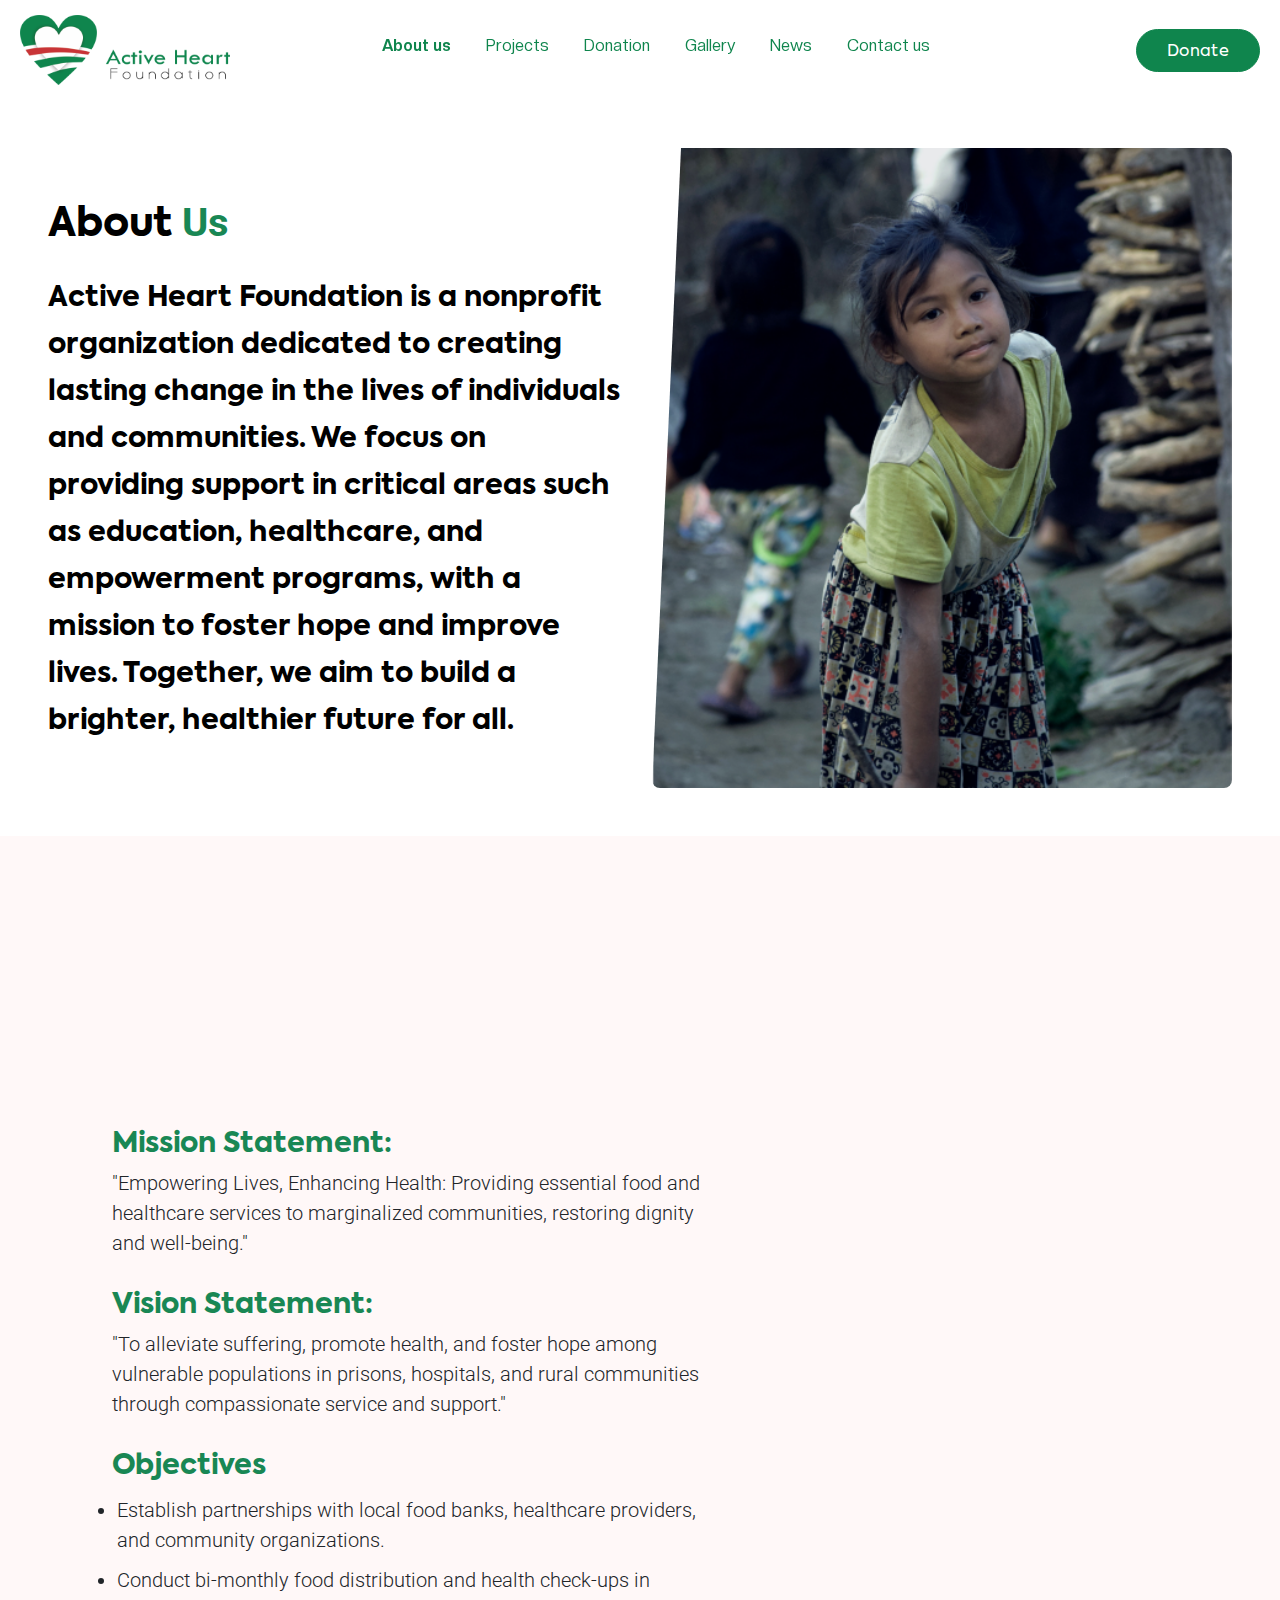
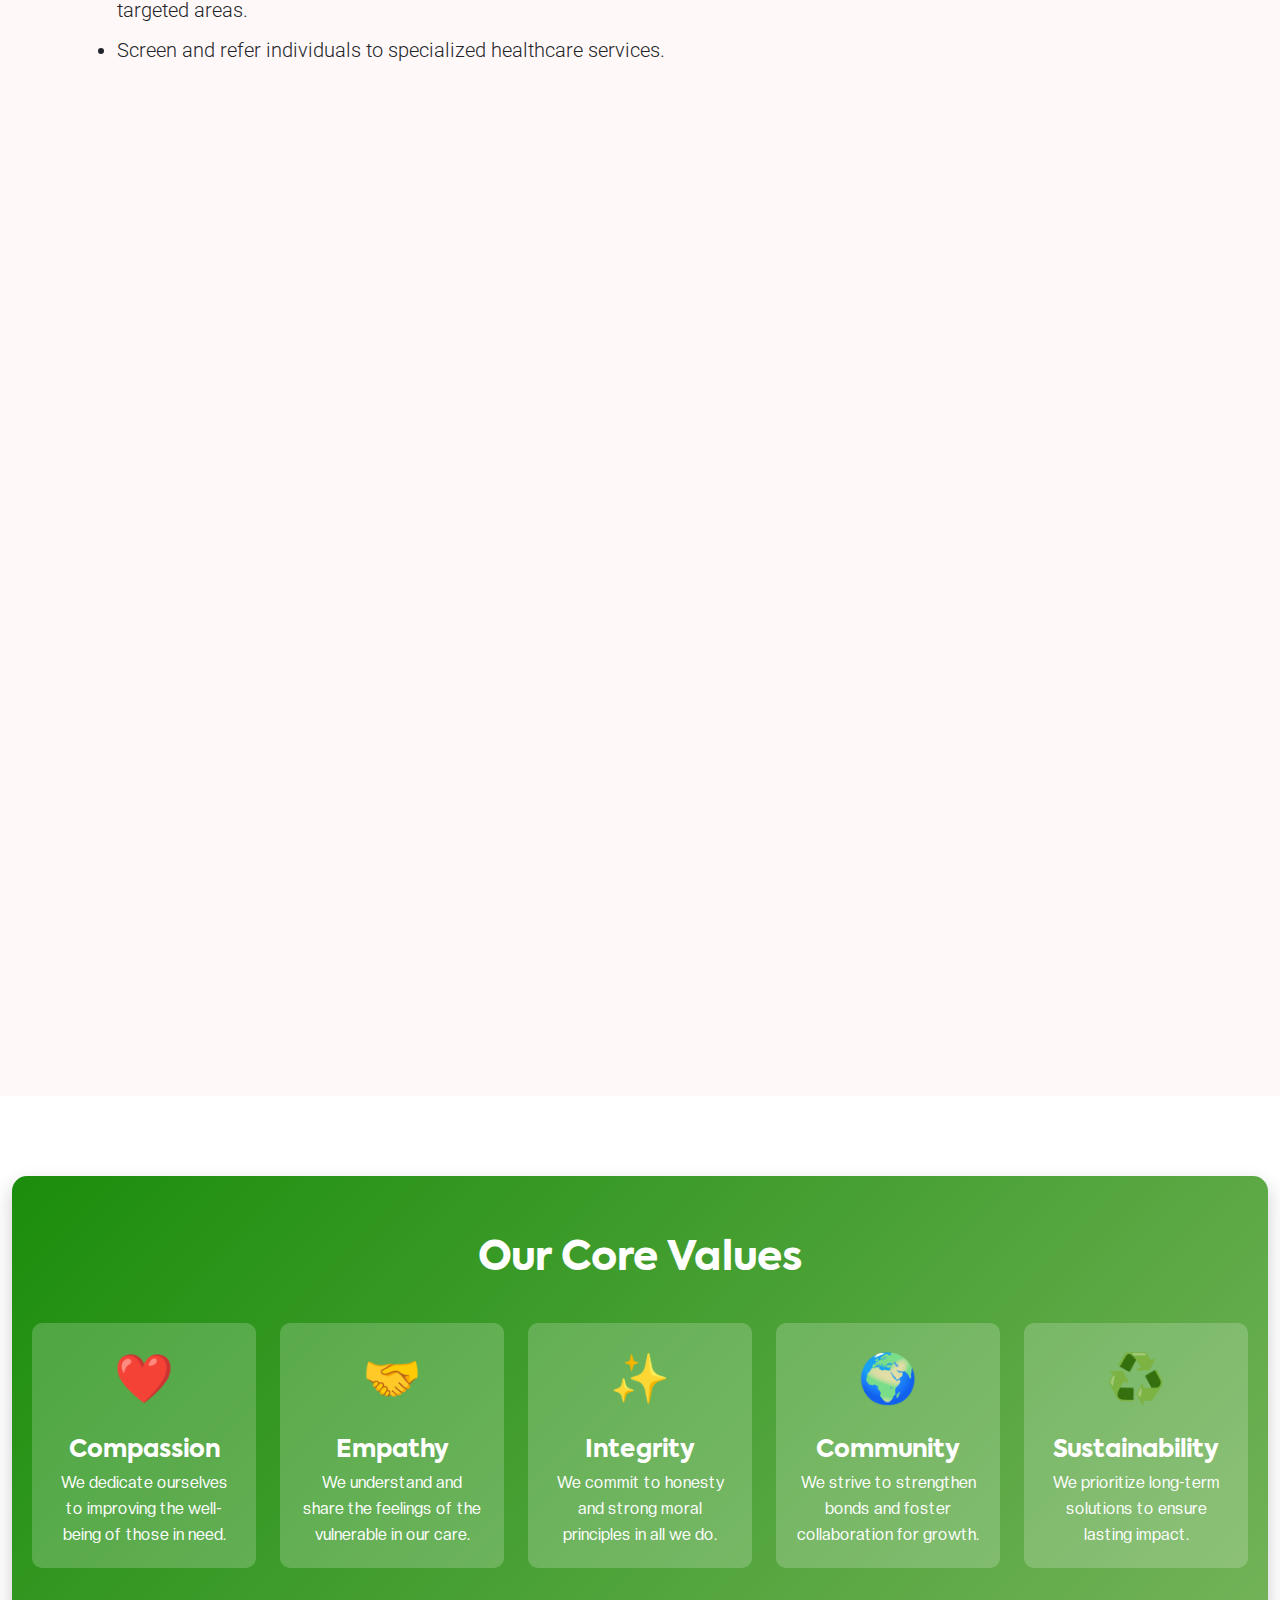
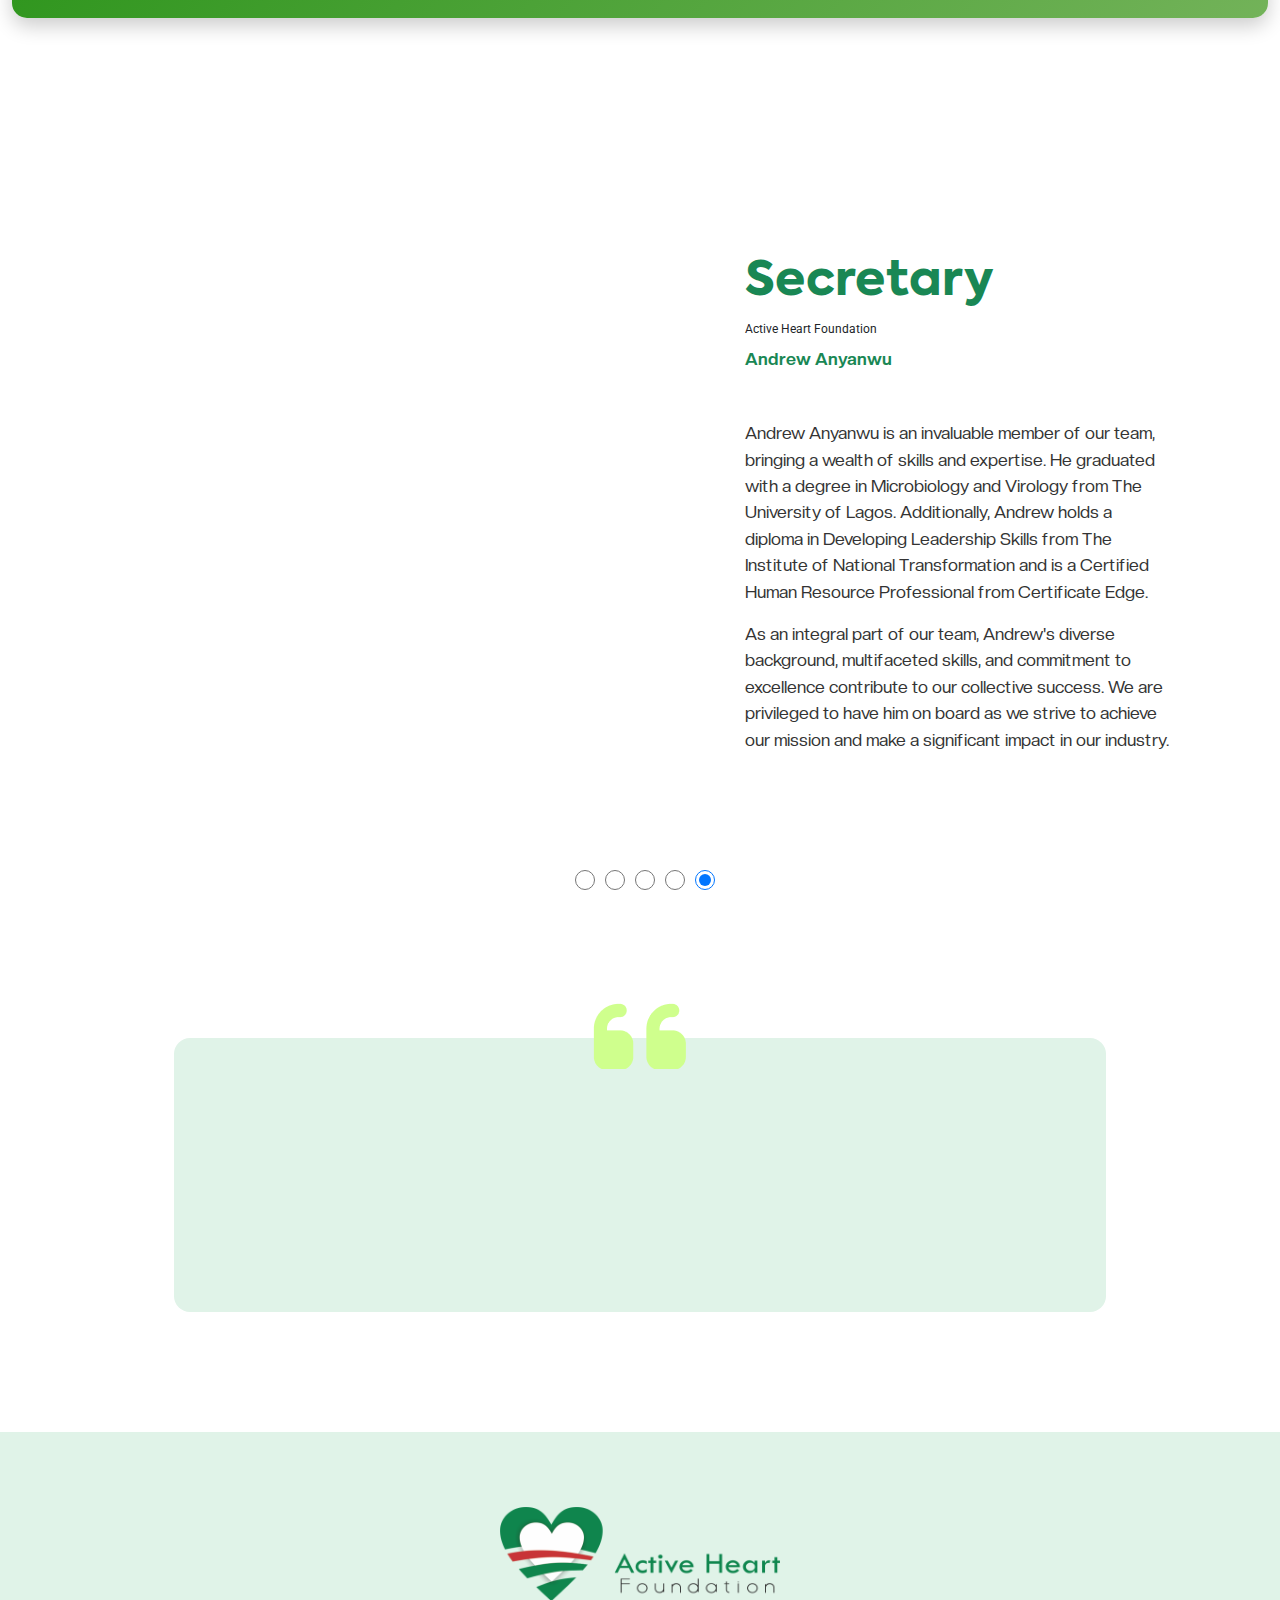
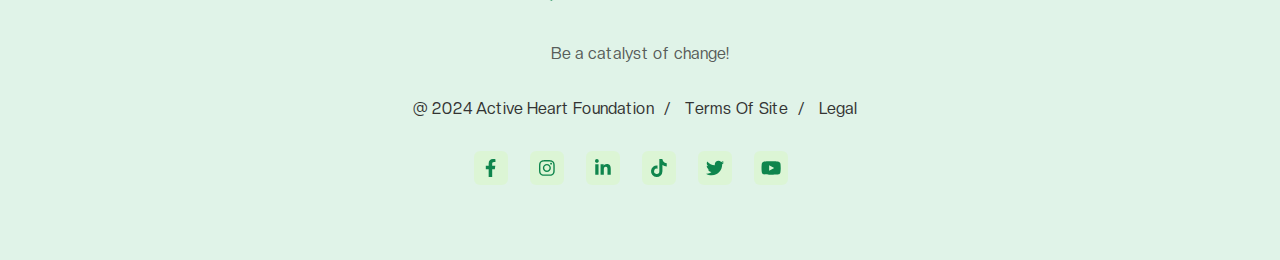
<file: about-us.html>
<!DOCTYPE html>
<html lang="en">
  <head>
    <title>About-us</title>
    <meta charset="utf-8" />
    <meta name="viewport" content="width=device-width, initial-scale=1" />
    <!-- siteicons -->
    <link href="images/favicon.png" rel="icon" />
    <link rel="stylesheet" href="css/bootstrap.min.css" />
    <link rel="stylesheet" type="text/css" href="css/fontawesome.min.css" />
    <link
      rel="stylesheet"
      href="pro.fontawesome.com/releases/v5.10.0/css/all.css"
    />
    <link
      href="https://fonts.googleapis.com/css2?family=Poppins:wght@100;200;300;400;500;600;700;800;900&amp;display=swap"
      rel="stylesheet"
    />
    <link
      rel="stylesheet"
      href="cdnjs.cloudflare.com/ajax/libs/font-awesome/4.7.0/css/font-awesome.min.css"
    />
    <link rel="stylesheet" href="css/aos.css" />
    <link rel="stylesheet" href="css/all.min.css" />
    <link rel="stylesheet" href="css/magnific-popup.css" />
    <link rel="stylesheet" href="css/swiper-bundle.min.css" />
    <link rel="stylesheet" href="css/bootstrap.min.css" />
    <link rel="stylesheet" href="css/jquery-ui.css" />
    <script src="unpkg.com/swiper%4011.1.12/swiper-bundle.min.js"></script>
    <script src="js/isotope.pkgd.min.js"></script>
    <!-- aoc animation -->
    <link href="css/aos.css" rel="stylesheet" />

    <!-- Template Main CSS File -->
    <link href="css/styles.css" rel="stylesheet" />
    <style>
      .about-image img {
        border-radius: 8px;
        clip-path: polygon(5% 0%, 100% 0%, 100% 100%, 0% 100%);
      }
    </style>
  </head>

  <body class="main-about-us">
    <!-- start-header -->
    <header id="header" class="d-flex align-items-center">
      <div class="container p-0">
        <div class="row align-items-center">
          <div class="col-md-12 col-lg-12 col-xl-12 col-6 no-caret-1">
            <nav id="navbar" class="navbar order-last order-lg-0">
              <div class="logo no-caret">
                <a href="index.html"
                  ><img src="images/logo-one.png" alt="../"
                /></a>
              </div>
              <div class="menu-svg-2">
                <svg
                  width="379"
                  height="375"
                  viewBox="0 0 379 375"
                  class="menu-svg"
                  fill="none"
                  xmlns="http://www.w3.org/2000/svg"
                >
                  <path
                    id="Extended_image wrap_1"
                    fill-rule="evenodd"
                    clip-rule="evenodd"
                    d="M363.658 207.092C361.299 249.528 379.085 296.364 352.105 329.199C323.804 363.642 274.43 365.885 230.022 369.727C179.536 374.094 126.031 381.819 84.8221 352.321C37.8307 318.685 -9.48942 263.563 2.81549 207.092C14.8594 151.819 94.7334 151.668 136.787 113.838C174.158 80.2208 180.628 12.002 230.022 2.7056C281.926 -7.06285 337.573 26.3987 366.479 70.6088C392.364 110.199 366.283 159.861 363.658 207.092Z"
                    stroke="#fff"
                    stroke-opacity="0.17"
                    stroke-width="0.5"
                  />
                  <path
                    id="Extended_image wrap_2"
                    fill-rule="evenodd"
                    clip-rule="evenodd"
                    d="M347.012 205.201C344.878 243.542 360.966 285.857 336.562 315.523C310.964 346.642 266.305 348.668 226.138 352.139C180.472 356.085 132.077 363.064 94.8025 336.414C52.2984 306.024 9.49688 256.222 20.6268 205.201C31.5207 155.262 103.767 155.126 141.805 120.948C175.607 90.5748 181.46 28.9401 226.138 20.541C273.084 11.7153 323.418 41.9474 349.563 81.8905C372.977 117.66 349.387 162.528 347.012 205.201Z"
                    stroke="#fff"
                    stroke-opacity="0.17"
                    stroke-width="0.5"
                  />
                  <path
                    id="Extended_image wrap_3"
                    fill-rule="evenodd"
                    clip-rule="evenodd"
                    d="M329.441 203.205C327.546 237.222 341.841 274.766 320.156 301.087C297.41 328.697 257.728 330.495 222.037 333.574C181.46 337.075 138.458 343.268 105.337 319.622C67.5698 292.659 29.538 248.473 39.4276 203.205C49.1075 158.897 113.303 158.777 147.102 128.452C177.138 101.504 182.338 46.8193 222.037 39.3672C263.752 31.5367 308.476 58.3598 331.709 93.799C352.513 125.535 331.551 165.344 329.441 203.205Z"
                    stroke="#fff"
                    stroke-opacity="0.17"
                    stroke-width="0.5"
                  />
                  <path
                    id="Extended_image wrap_4"
                    fill-rule="evenodd"
                    clip-rule="evenodd"
                    d="M310.946 201.104C309.301 230.571 321.709 263.092 302.887 285.892C283.143 309.808 248.7 311.365 217.72 314.033C182.5 317.065 145.175 322.429 116.427 301.947C83.645 278.591 50.6339 240.316 59.2179 201.104C67.6199 162.724 123.341 162.619 152.678 136.351C178.748 113.009 183.262 65.6394 217.72 59.1843C253.929 52.4014 292.749 75.6361 312.914 106.334C330.972 133.825 312.778 168.308 310.946 201.104Z"
                    stroke="#fff"
                    stroke-opacity="0.17"
                    stroke-width="0.5"
                  />
                  <path
                    id="Extended_image wrap_5"
                    fill-rule="evenodd"
                    clip-rule="evenodd"
                    d="M295.225 199.318C293.792 224.917 304.596 253.168 288.208 272.975C271.017 293.752 241.026 295.105 214.051 297.422C183.384 300.057 150.884 304.717 125.853 286.923C97.3089 266.633 68.5654 233.383 76.0397 199.318C83.3556 165.976 131.873 165.885 157.418 143.066C180.118 122.787 184.048 81.6366 214.051 76.0288C245.579 70.1363 279.38 90.3209 296.939 116.989C312.662 140.871 296.82 170.827 295.225 199.318Z"
                    stroke="#fff"
                    stroke-opacity="0.17"
                    stroke-width="0.5"
                  />
                  <path
                    id="Extended_image wrap_6"
                    fill-rule="evenodd"
                    clip-rule="evenodd"
                    d="M280.429 197.638C279.196 219.595 288.491 243.829 274.392 260.819C259.603 278.64 233.803 279.801 210.598 281.789C184.217 284.049 156.258 288.046 134.724 272.783C110.169 255.379 85.4421 226.857 91.872 197.638C98.1655 169.038 139.903 168.959 161.878 149.385C181.406 131.991 184.787 96.6927 210.598 91.8825C237.72 86.8281 266.798 104.142 281.903 127.017C295.429 147.503 281.801 173.199 280.429 197.638Z"
                    stroke="#fff"
                    stroke-opacity="0.17"
                    stroke-width="0.5"
                  />
                  <path
                    id="Extended_image wrap_7"
                    fill-rule="evenodd"
                    clip-rule="evenodd"
                    d="M264.708 195.852C263.688 213.941 271.378 233.906 259.713 247.903C247.476 262.585 226.129 263.541 206.929 265.178C185.101 267.04 161.968 270.333 144.15 257.759C123.833 243.421 103.374 219.924 108.694 195.852C113.901 172.29 148.435 172.226 166.618 156.1C182.775 141.77 185.573 112.69 206.929 108.727C229.37 104.563 253.43 118.827 265.927 137.672C277.119 154.549 265.843 175.718 264.708 195.852Z"
                    stroke="#fff"
                    stroke-opacity="0.17"
                    stroke-width="0.5"
                  />
                  <path
                    id="Extended_image wrap_8"
                    fill-rule="evenodd"
                    clip-rule="evenodd"
                    d="M248.062 193.961C247.267 207.954 253.259 223.399 244.17 234.226C234.636 245.584 218.004 246.324 203.044 247.591C186.037 249.031 168.013 251.578 154.131 241.851C138.301 230.759 122.36 212.583 126.505 193.961C130.562 175.734 157.469 175.684 171.636 163.209C184.225 152.124 186.405 129.628 203.044 126.562C220.529 123.341 239.275 134.375 249.012 148.954C257.732 162.009 248.946 178.386 248.062 193.961Z"
                    stroke="#fff"
                    stroke-opacity="0.17"
                    stroke-width="0.5"
                  />
                  <path
                    id="Extended_image wrap_9"
                    fill-rule="evenodd"
                    clip-rule="evenodd"
                    d="M230.491 192.07C229.935 201.968 234.134 212.892 227.764 220.55C221.083 228.584 209.427 229.107 198.944 230.003C187.025 231.022 174.394 232.824 164.666 225.944C153.572 218.098 142.401 205.241 145.306 192.07C148.149 179.178 167.005 179.142 176.933 170.319C185.755 162.478 187.283 146.566 198.944 144.398C211.197 142.119 224.333 149.924 231.157 160.236C237.268 169.47 231.111 181.053 230.491 192.07Z"
                    stroke="#fff"
                    stroke-opacity="0.17"
                    stroke-width="0.5"
                  />
                  <path
                    id="Extended_image wrap_10"
                    fill-rule="evenodd"
                    clip-rule="evenodd"
                    d="M215.695 190.389C215.339 196.646 218.028 203.552 213.948 208.394C209.669 213.473 202.205 213.803 195.49 214.37C187.857 215.014 179.768 216.153 173.537 211.803C166.432 206.844 159.278 198.716 161.138 190.389C162.959 182.239 175.036 182.216 181.394 176.638C187.044 171.681 188.022 161.622 195.49 160.251C203.338 158.811 211.751 163.745 216.122 170.264C220.035 176.102 216.092 183.424 215.695 190.389Z"
                    stroke="#fff"
                    stroke-opacity="0.17"
                    stroke-width="0.5"
                  />
                </svg>
              </div>
              <ul>
                <li>
                  <a
                    class="nav-link scrollto"
                    href="about-us.html"
                    style="font-weight: 600"
                    >About us</a
                  >
                </li>
                <li>
                  <a class="nav-link scrollto" href="projects.html">Projects</a>
                </li>
                <li>
                  <a class="nav-link scrollto" href="donation.html">Donation</a>
                </li>
                <li>
                  <a class="nav-link scrollto" href="gallery.html">Gallery</a>
                </li>
                <li><a class="nav-link scrollto" href="news.html">News</a></li>
                
                <li>
                  <a class="nav-link scrollto" href="contact.html"
                    >Contact us</a
                  >
                </li>
                <!--  -->
              </ul>
              <div class="wc-btn">
                <a href="donation.html" class="btn btn-primary">Donate</a>
              </div>
            </nav>
          </div>
          <!-- .navbar -->
          <div class="col-md-6 col-lg-3 col-xl-3 no-caret col-6">
            <div class="logo no-caret-5">
              <a href="index.html"
                ><img src="images/logo-one.png" alt="../"
              /></a>
            </div>
          </div>
          <div class="col-md-6 col-lg-3 col-xl-2 no-caret-2 col-6">
            <div class="owl-toggle order-2">
              <a href="javascript:;" class="mobile-nav-toggle"
                ><i class="fa fa-bars"></i><i class="fa fa-xmark"></i
              ></a>
            </div>
            <div class="col-md-3 col-sm-5 d-block d-lg-none wc-btn outer-box">
              <a href="donation.html" class="btn btn-primary">Donate</a>
            </div>
          </div>
        </div>
      </div>
    </header>
    <!-- End Header -->

    <div class="container p-5">
      <div class="row align-items-center">
        <!-- Text Section -->
        <div class="col-md-6">
          <h1 class="fw-bold">About <span class="text-success">Us</span></h1>
          <h3 class="mt-3">
            Active Heart Foundation is a nonprofit organization dedicated to
            creating lasting change in the lives of individuals and communities.
            We focus on providing support in critical areas such as education,
            healthcare, and empowerment programs, with a mission to foster hope
            and improve lives. Together, we aim to build a brighter, healthier
            future for all.
          </h3>
        </div>

        <!-- Image Section -->
        <div class="col-md-6 about-image">
          <img src="images/about/help.png" alt="About Us" class="img-fluid" />
        </div>
      </div>
    </div>
    <div class="main-wrapper">
      <div class="page">
        <!-- <===== Start-about-us-section =====> -->

        <!-- <!====== Start-about-us-section =======> -->
        <section
          class="about-us about-us-inner"
          style="background-color: #fff8f8"
        >
          <div class="container">
            <div class="row">
              <div class="col-12">
                <h2 class="title" data-aos="fade-up" data-aos-duration="1500">
                  Mission and vision
                </h2>
              </div>
              <div class="col-lg-7 col-md-6">
                <div class="mt-4">
                  <h3 class="text-success">Mission Statement:</h3>
                  <blockquote class="lead">
                    "Empowering Lives, Enhancing Health: Providing essential food and healthcare services to marginalized communities, restoring dignity and well-being."
                  </blockquote>
                </div>
                
                <div class="mt-4">
                  <h3 class="text-success">Vision Statement:</h3>
                  <blockquote class="lead">
                    "To alleviate suffering, promote health, and foster hope among vulnerable populations in prisons, hospitals, and rural communities through compassionate service and support."
                  </blockquote>
                </div>
                
                <div class="mt-4">
                  <h3 class="text-success">Objectives</h3>
                  <ul class="lead">
                    <li>Establish partnerships with local food banks, healthcare providers, and community organizations.</li>
                    <li>Conduct bi-monthly food distribution and health check-ups in targeted areas.</li>
                    <li>Screen and refer individuals to specialized healthcare services.</li>
                  </ul>
                </div>
                
              </div>
              <div class="col-lg-5 col-md-6">
                <div class="about-image">
                  <img
                    src="images/about.jpg"
                    alt="../"
                    data-aos="flip-right"
                    data-aos-duration="1500"
                  />
                </div>
              </div>
            </div>
            <!-- OUR AIM -->
            <div data-aos="fade-up" data-aos-duration="1500" class="container my-5">
              <h1  class="text-center mb-4">Our Aim</h1>
              <div data-aos="fade-up" data-aos-duration="1500" class="row">
                <div class="col-md-8 offset-md-2">
                  <ul class="list-group">
                    <li data-aos="fade-up" data-aos-duration="1500" class="list-group-item">
                      <strong>1.</strong> Alleviate hunger and malnutrition in
                      prisons, hospitals, and rural communities.
                    </li>
                    <li class="list-group-item">
                      <strong>2.</strong> Improve health outcomes through
                      regular check-ups, screenings, and referrals.
                    </li>
                    <li class="list-group-item">
                      <strong>3.</strong> Promote community engagement, social
                      support, and rehabilitation.
                    </li>
                    <li class="list-group-item">
                      <strong>4.</strong> Advocate for policy changes supporting
                      vulnerable populations.
                    </li>
                  </ul>
                </div>
              </div>
            </div>
            <!-- OUR GOALS -->
            <div data-aos="fade-up" data-aos-duration="1500" class="container my-5">
              <h1 class="text-center mb-4">Our Goals</h1>
              <div class="row">
                <div class="col-md-6">
                  <h4 class="text-success">Short-Term Goals</h4>
                  <ul>
                    <li>
                      Establish partnerships with local food banks, healthcare
                      providers, and community organizations.
                    </li>
                    <li>
                      Conduct bi-monthly food distribution and health check-ups
                      in targeted areas.
                    </li>
                    <li>
                      Screen and refer individuals to specialized healthcare
                      services.
                    </li>
                  </ul>
                  <h4 class="text-success">Mid-Term Goals</h4>
                  <ul>
                    <li>
                      Expand services to additional prisons, hospitals, and
                      rural communities.
                    </li>
                    <li>
                      Develop sustainable food programs (e.g., gardening, food
                      storage).
                    </li>
                    <li>Introduce health education workshops and training.</li>
                    <li>
                      Collaborate with government agencies for policy reform.
                    </li>
                  </ul>
                </div>
                <div class="col-md-6">
                  <h4 class="text-success">Long-Term Goals</h4>
                  <ul>
                    <li>
                      Establish a permanent presence in targeted communities.
                    </li>
                    <li>
                      Develop strategic partnerships for resource mobilization.
                    </li>
                    <li>Conduct research and advocacy for systemic change.</li>
                    <li>Replicate the model in other regions.</li>
                  </ul>
                </div>
              </div>
            </div>
            <style>
                .core-values-container {
                  background: linear-gradient(135deg, rgb(27, 141, 12), #2a8b03a8);
                  color: white;
                  padding: 50px 20px;
                  border-radius: 15px;
                  text-align: center;
                  box-shadow: 0 8px 20px rgba(0, 0, 0, 0.2);
                }
                .core-value-card {
                  background-color: rgba(255, 255, 255, 0.2);
                  border: none;
                  color: white;
                  padding: 20px;
                  border-radius: 10px;
                  transition: transform 0.3s, box-shadow 0.3s;
                }
                .core-value-card:hover {
                  transform: translateY(-5px);
                  box-shadow: 0 8px 15px rgba(0, 0, 0, 0.3);
                }
                .core-value-icon {
                  font-size: 3rem;
                  margin-bottom: 15px;
                  color: #ffeaa7;
                }
                .core-values-heading {
                  font-size: 2.5rem;
                  font-weight: bold;
                  margin-bottom: 30px;
                }
              </style>
            <!-- CORE VALUES -->
           
          </div>
        </section>
        <div class="container mt-4">
            <div class="core-values-container">
              <h1 class="core-values-heading text-white">Our Core Values</h1>
              <div class="row row-cols-1 row-cols-sm-2 row-cols-md-5 g-4">
                <div class="col">
                  <div class="core-value-card">
                    <div class="core-value-icon text-white">❤️</div>
                    <h4 class="text-white">Compassion</h4>
                    <p class="text-white">We dedicate ourselves to improving the well-being of those in need.</p>
                  </div>
                </div>
                <div class="col">
                  <div class="core-value-card">
                    <div class="core-value-icon text-white">🤝</div>
                    <h4 class="text-white">Empathy</h4>
                    <p class="text-white">We understand and share the feelings of the vulnerable in our care.</p>
                  </div>
                </div>
                <div class="col">
                  <div class="core-value-card">
                    <div class="core-value-icon text-white">✨</div>
                    <h4 class="text-white">Integrity</h4>
                    <p class="text-white">We commit to honesty and strong moral principles in all we do.</p>
                  </div>
                </div>
                <div class="col">
                  <div class="core-value-card">
                    <div class="core-value-icon text-white">🌍</div>
                    <h4 class="text-white">Community</h4>
                    <p class="text-white">We strive to strengthen bonds and foster collaboration for growth.</p>
                  </div>
                </div>
                <div class="col">
                  <div class="core-value-card">
                    <div class="core-value-icon ">♻️</div>
                    <h4 class="text-white">Sustainability</h4>
                    <p class="text-white">We prioritize long-term solutions to ensure lasting impact.</p>
                  </div>
                </div>
              </div>
            </div>
          </div>
        <!-- <!====== End-about-us-section =======> -->   

        <div class="slider container mt-4">
            <ul class="slideFather">
                <li>
                  <input type="radio" name="slide" checked="checked" title="title">
                  <div class="slide">
                    <div class="left left-face">
                      <img
                    src="images/founder.jpg"
                    alt="Photo of the founder"
                    data-aos="zoom-in-up"
                    data-aos-duration="1500"
                    style="width: 100%; height: 100%"
                  />
                    </div> 
                    <div class="right right-face">
                      <div class="content">
                        <h2 class="text-success">President</h2>
                        <sup>Active Heart Foundation</sup>
                        <p class="lead text-success fw-bolder uppercase">
                            Onyebuchi Collins Osuigwe
                      </p>
                        <p class="mt-5">
                            Onyebuchi Collins Osuigwe is a dedicated and self-motivated professional, 
                            recognized for his exceptional skills and contributions to his team. 
                            He holds a degree in Computer Science from Yaba College of Education.
                        </p>
                        <p class="mt-3">
                            He is certified in NSC First Aid, CPR, and AED, having provided life-saving assistance to individuals experiencing cardiac arrest and other medical emergencies. His skills in administering immediate medical aid demonstrate his commitment to helping others in critical situations.
                        </p>
                        <p class="mt-3">
                            In addition to his medical expertise, Onyebuchi is a highly skilled security officer. He is physically fit, observant, vigilant, and honest, ensuring a secure environment for those around him. His strong communication abilities and problem-solving skills enhance his effectiveness in this role. As a quick thinker, Onyebuchi has proven himself as a reliable team leader, further solidifying his value as a member of any team.
                        </p>
                      </div>
                </li>
                <li>
                  <input type="radio" name="slide" title="title">
                  <div class="slide">
                    <div class="left left-face">
                      <img title="r" src="images/about/treasurer.jpg">
                    </div>
                    <div class="right right-face">
                        <div class="content">
                            <h2 class="text-success">The Treasurer</h2>
                            <sup>Active Heart Foundation</sup>
                            <p class="lead text-success fw-bolder uppercase">
                                Maduabuchi Ruth Osuigwe
                          </p>
                            <p class="mt-5">
                                Maduabuchi Ruth Osuigwe is an invaluable member of our team, contributing exceptional skills and expertise. She holds a degree in Mass Communication from Moshood Abiola Polytechnic, which has shaped her professional approach. 

                            </p>
                            <p class="mt-3">
                                Maduabuchi's career began in the Marketing department at ET Money Shop Nigeria Limited, where she showcased her strong interpersonal communication abilities, fostering effective relationships between customers and the company. Eager for new challenges, she transitioned into entrepreneurship by launching her own fashion salon, called Ruthie’s Hair’Mpire.
                            </p>
                            <p class="mt-3">
                                Her dedication, reliability, and leadership qualities further enhance her role within the team. Maduabuchi exemplifies strong character and commitment in everything she undertakes.
                            </p>
                          </div>
                </li>
                <li>
                    <input type="radio" name="slide" title="title">
                    <div class="slide">
                      <div class="left left-face">
                        <img title="r" src="images/about/vice president.jpg">
                      </div>
                      <div class="right right-face">
                          <div class="content">
                              <h2 class="text-success">Vice President</h2>
                              <sup>Active Heart Foundation</sup>
                              <p class="lead text-success fw-bolder uppercase">
                                MR Cyril Nnamdi Nlem
                            </p>
                              
                              <p class="mt-3">
                                MR Cyril Nnamdi Nlem, I attended Attended government technical 
                                College owerri 1983 to 1986  had primary civil engineering education. 
                                ,got into business and was successful and later traveled to SA and continued 
                                with business and community service and have been blessed with several 
                                alcholade ,chaired Ambassadors committee of friends for six years and 
                                was honored as the first Patron which I still hold and my state union 
                                senatorial district honored me with a National Patron a prestigious 
                                honor reserved for elders and patriotic citizens of the organizations.
                                In personal business presently I am the CEO of the listed businesses.
                              </p>
                            </div>
                  </li>
                  <li>
                    <input type="radio" name="slide" title="title">
                    <div class="slide">
                      <div class="left left-face">
                        <img title="r" src="images/about/board member.jpg">
                      </div>
                      <div class="right right-face">
                          <div class="content">
                              <h2 class="text-success">Member</h2>
                              <sup>Active Heart Foundation</sup>
                              <p class="lead text-success fw-bolder uppercase">
                                Emmanuel Aham
                            </p>
                              
                              <p class="mt-3">
                                My name is  Emmanuel Aham, a husband and also Popularly known as 
                                Danny Cool .A father of 3 young boys and a girl .Am a nurse and 
                                a business owner. I  base in Australia, Melbourne precisely. 
                                Any organisation or business that am involved in. My key 
                                words is transparency.Kind regards, Daniel  Aham
                              </p>
                            </div>
                  </li>
                  <li>
                    <input type="radio" name="slide" checked="checked" title="title">
                    <div class="slide">
                      <div class="left left-face">
                        <img
                      src="images/about/secretary.jpg"
                      alt="Photo of the founder"
                      data-aos="zoom-in-up"
                      data-aos-duration="1500"
                      style="width: 100%; height: 100%"
                    />
                      </div> 
                      <div class="right right-face">
                        <div class="content">
                          <h2 class="text-success">Secretary</h2>
                          <sup>Active Heart Foundation</sup>
                          <p class="lead text-success fw-bolder uppercase">
                            Andrew Anyanwu
                        </p>
                        <p class="mt-5">
                            Andrew Anyanwu is an invaluable member of our team, bringing a wealth of skills and expertise. He graduated with a degree in Microbiology and Virology from The University of Lagos. Additionally, Andrew holds a diploma in Developing Leadership Skills from The Institute of National Transformation and is a Certified Human Resource Professional from Certificate Edge.
                          </p>                          
                          <p class="mt-3">
                            As an integral part of our team, Andrew's diverse background, multifaceted skills, and commitment to excellence contribute to our collective success. We are privileged to have him on board as we strive to achieve our mission and make a significant impact in our industry.
                          </p>
                        </div>
                  </li>
              </ul>
          </div>

          <style>
            @import url('https://fonts.googleapis.com/css2?family=Roboto:ital,wght@0,100;0,300;0,400;0,500;0,700;0,900;1,100;1,300;1,400;1,500;1,700;1,900&display=swap');

* {
  margin: 0;
  padding: 0;
  font-family: "Roboto", sans-serif;
  box-sizing: border-box;
}

.slider {
  position: relative;
  width: 100%;
  height: 100vh;
  overflow: hidden;
}

.slideFather {
  position: relative;
  width: 100%;
  height: 100%;
  display: flex;
  justify-content: center;
  align-items: flex-end;
}

.slideFather li {
  list-style: none;
  margin-bottom: 50px;
}

ul li input {
  position: relative;
  z-index: 1000;
  width: 20px;
  height: 20px;
  margin: 0 5px;
}

ul li .slide {
  position: absolute;
  top: 0;
  left: 0;
  width: 100%;
  height: 100%;
}

ul li .slide .left {
  position: absolute;
  width: 50%;
  height: 100%;
  background: #fff;
}

ul li .slide .right {
  position: absolute;
  width: 50%;
  height: 100%;
  background: #fff;
}

ul li .slide .left.left-face {
  left: 0;
  transition: transform 1s;
  transform-origin: bottom;
  transform: rotateX(90deg);
}

ul li .slide .left.left-face img {
  position: absolute;
  top: 0;
  left: 0;
  width: 100%;
  height: 100%;
  object-fit: cover;
}

ul li .slide .right.right-face {
  right: 0;
  transition: transform 1s;
  transform-origin: top;
  padding: 100px;
  display: flex;
  justify-content: center;
  align-items: center;
  transform: rotateX(90deg);
}

ul li .slide .right.right-face h2 {
  font-size: 3rem;
  color: #333;
}

ul li .slide .right.right-face p {
  font-size: 1.1rem;
  color: #333;
  line-height: 1.5em;
}

ul li input[type="radio"]:checked ~ .slide .left.left-face {
  transform: rotateX(0deg);
  transition: transform 1s;
  transform-origin: top;
}

ul li input[type="radio"]:checked ~ .slide .right.right-face {
  transform: rotateX(0deg);
  transition: transform 1s;
  transform-origin: bottom;
}
          </style>


        <!-- <!=== start-our-latest-news-section =====> -->
        <div
          class="our-latest-news-section our-latest-news-section-container mt-5 pt-5"
          style="background-image: url(image/leaf-8.html)"
        >
          <div class="container">
            <div class="row">
              <div class="col-12">
                <div class="latest-news-slider">
                  <div
                    class="swiper mySwiper"
                    data-aos="fade-up"
                    data-aos-duration="1000"
                  >
                    <div class="swiper-wrapper">
                      <div class="swiper-slide">
                        <div class="latest-news-box">
                          <div class="latest-news-content">
                            <p>
                              Active Heart Foundation gave me a second chance at
                              education and a brighter future.
                            </p>
                            <h3>Sarah, beneficiary</h3>
                          </div>
                        </div>
                      </div>
                      <div class="swiper-slide">
                        <div class="latest-news-box">
                          <div class="latest-news-content">
                            <p>
                              The mentorship program helped me discover my
                              passion and purpose.
                            </p>
                            <h3>Beatrice, beneficiary</h3>
                          </div>
                        </div>
                      </div>
                     
                    </div>
                  </div>
                  <div
                    class="slider-arrow"
                    data-aos="fade-up"
                    data-aos-duration="1000"
                  >
                    <div class="swiper-button-prev">
                      <i class="fa-solid fa-arrow-left"></i>
                    </div>
                    <div class="swiper-button-next">
                      <i class="fa-solid fa-arrow-right"></i>
                    </div>
                  </div>
                </div>
              </div>
            </div>
          </div>
        </div>
        <!-- <!=== End-our-latest-news-section =====> -->



      <!-- <!=== start-footer-section =====> -->
      <footer class="footer">
        <div class="container">
          <div class="row">
            <div class="col-12 p-0">
              <div class="footer-content">
                <a href="index.html" class="logo">
                  <img
                    src="images/logo-one.png"
                    alt="Active Heart Foundation Logo"
                  />
                </a>
                <p>Be a catalyst of change!</p>
                <div class="footer-copyright">
                  <a href="#" style="margin-right: 10px"
                    >@ 2024 Active Heart Foundation</a
                  >/
                  <a href="#" style="margin-right: 10px; margin-left: 10px"
                    >Terms Of Site</a
                  >/
                  <a href="#" style="margin-right: 10px; margin-left: 10px"
                    >Legal</a
                  >
                </div>
                <div class="social-icon">
                  <a
                    href="https://www.facebook.com/activeheartfoundation.org"
                    target="_blank"
                    rel="noopener noreferrer"
                    aria-label="Facebook"
                  >
                    <i class="fab fa-facebook-f"></i>
                  </a>
                  <a
                    href="https://www.instagram.com/activeheartfoundation_org"
                    target="_blank"
                    rel="noopener noreferrer"
                    aria-label="Instagram"
                  >
                    <i class="fab fa-instagram"></i>
                  </a>
                  <a
                    href="https://www.linkedin.com/activeheartfoundation"
                    target="_blank"
                    rel="noopener noreferrer"
                    aria-label="LinkedIn"
                  >
                    <i class="fab fa-linkedin-in"></i>
                  </a>
                  <a
                    href="https://tiktok.com/activeheartfoundation"
                    target="_blank"
                    rel="noopener noreferrer"
                    aria-label="TikTok"
                  >
                    <i class="fab fa-tiktok"></i>
                  </a>
                  <a
                    href="https://www.twitter.com/activeheartf"
                    target="_blank"
                    rel="noopener noreferrer"
                    aria-label="Twitter"
                  >
                    <i class="fab fa-twitter"></i>
                  </a>
                  <a
                    href="https://www.youtube.com/activeheartfoundation_org"
                    target="_blank"
                    rel="noopener noreferrer"
                    aria-label="YouTube"
                  >
                    <i class="fab fa-youtube"></i>
                  </a>
                </div>
              </div>
            </div>
          </div>
        </div>
      </footer>

      <!-- <!=== End-footer-section =====> -->
    </div>

    <!-- Template Main JS File -->
    <script src="js/jquery.min.js"></script>
    <script src="js/jquery.mixitup.min.js"></script>
    <script src="js/waypoints.min.js"></script>
    <script src="js/jquery-ui.js"></script>
    <script src="js/jquery.ba-cond.min.js"></script>
    <script src="js/aos.js"></script>
    <script src="js/all.min.js"></script>
    <script src="js/bootstrap.bundle.min.js"></script>
    <script src="js/swiper-bundle.min.js"></script>
    <script src="js/main.js"></script>
    <!--Start of Tawk.to Script-->
    <script type="text/javascript">
      var Tawk_API = Tawk_API || {},
        Tawk_LoadStart = new Date();
      (function () {
        var s1 = document.createElement("script"),
          s0 = document.getElementsByTagName("script")[0];
        s1.async = true;
        s1.src = "https://embed.tawk.to/672804822480f5b4f5982890/1ibq537pg";
        s1.charset = "UTF-8";
        s1.setAttribute("crossorigin", "*");
        s0.parentNode.insertBefore(s1, s0);
      })();
    </script>
    <!--End of Tawk.to Script-->

    <script>
        // Initialize Swiper with spacing and responsive breakpoints
        const swiper = new Swiper('.swiper-container', {
            loop: true,
            spaceBetween: 10, // Adds space between slides
            pagination: {
                el: '.swiper-pagination',
                clickable: true,
            },
            navigation: {
                nextEl: '.swiper-button-next',
                prevEl: '.swiper-button-prev',
            },
            autoplay: {
                delay: 3000,
                disableOnInteraction: false,
            },
            breakpoints: {
                640: {
                    slidesPerView: 1,
                },
                768: {
                    slidesPerView: 2,
                },
                1024: {
                    slidesPerView: 3,
                },
            }
        });
    </script>
  </body>
</html>
</file>
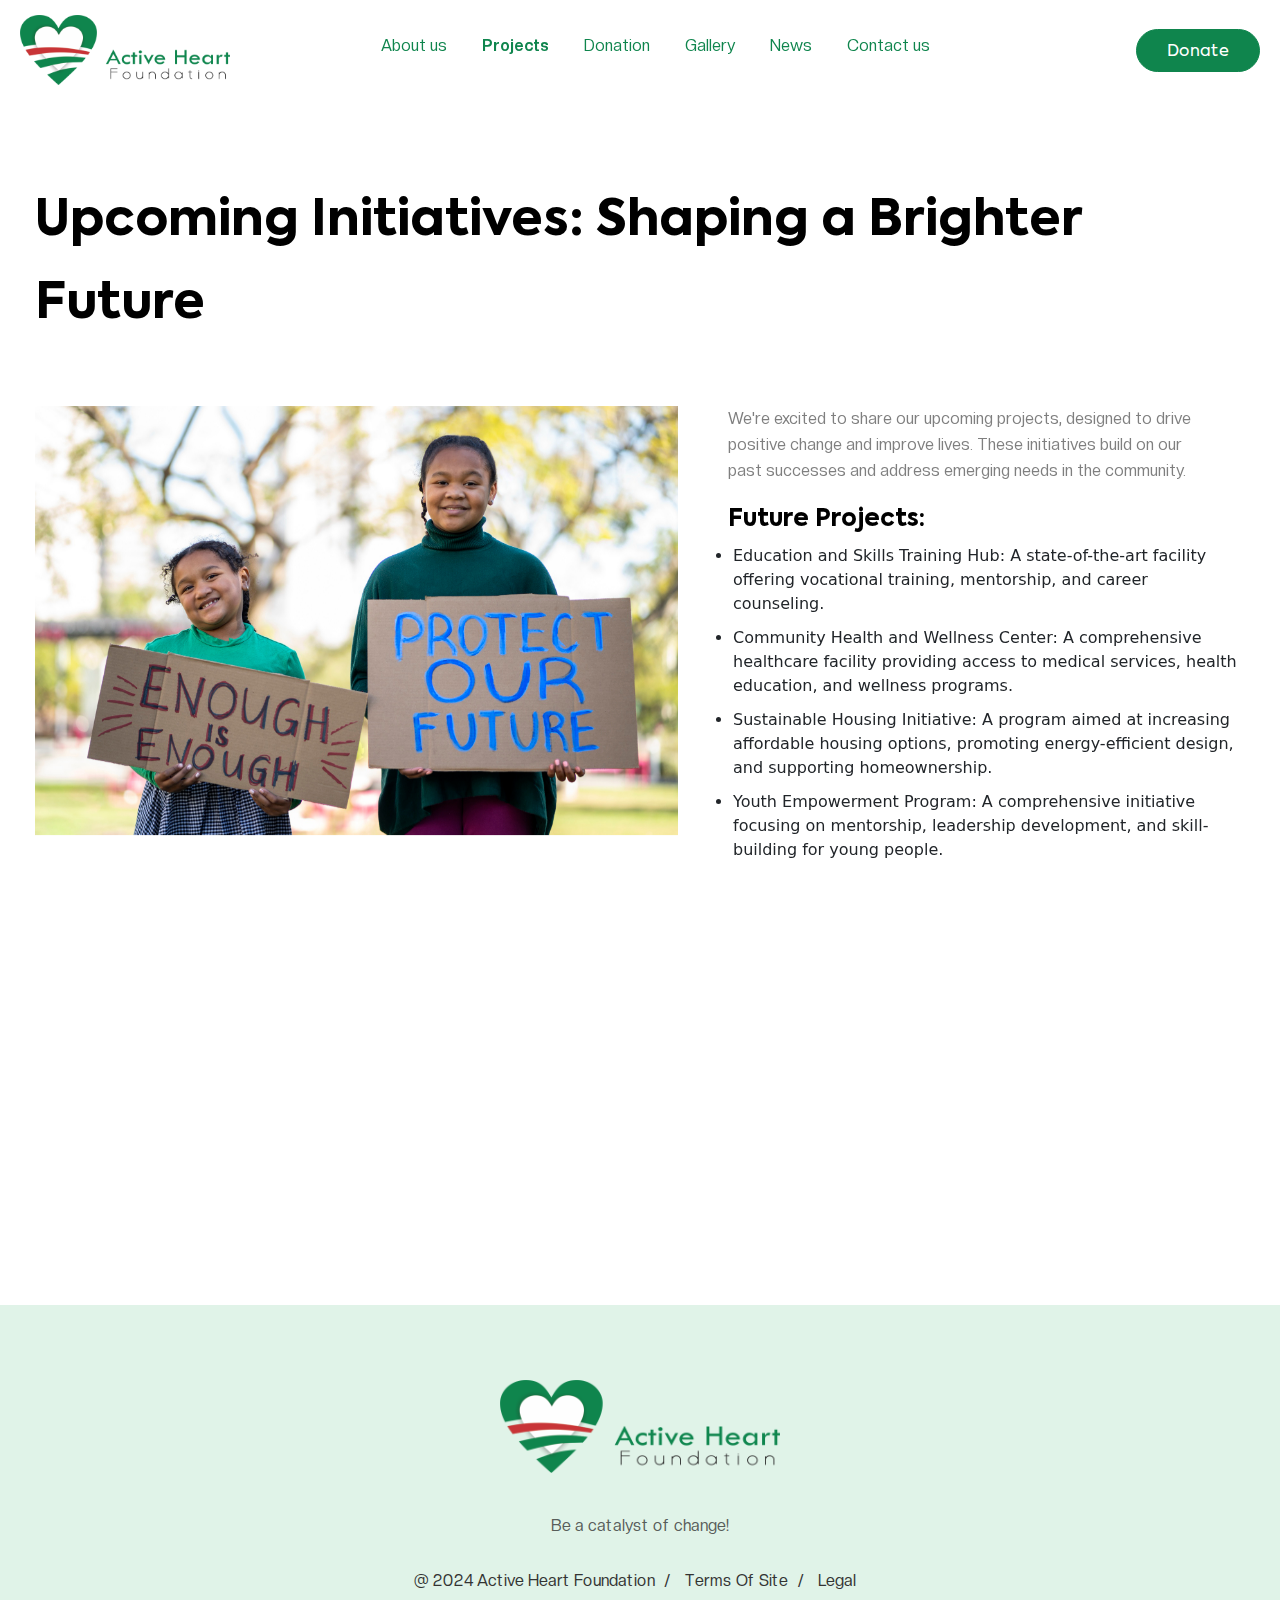
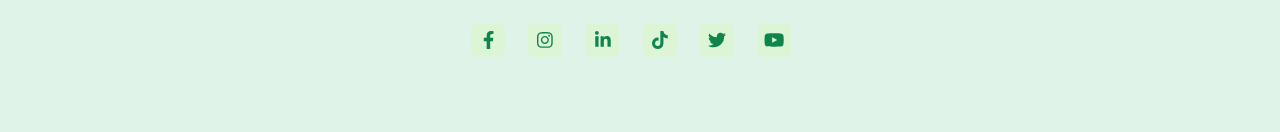
<file: projects.html>
<!DOCTYPE html>
<html lang="en">
  <head>
    <title>Projects</title>
    <meta charset="utf-8" />
    <meta name="viewport" content="width=device-width, initial-scale=1" />
    <!-- siteicons -->
    <link href="images/favicon.png" rel="icon" />
    <link rel="stylesheet" href="css/bootstrap.min.css" />
    <link rel="stylesheet" type="text/css" href="css/fontawesome.min.css" />
    <link
      rel="stylesheet"
      href="pro.fontawesome.com/releases/v5.10.0/css/all.css"
    />
    <link
      href="https://fonts.googleapis.com/css2?family=Poppins:wght@100;200;300;400;500;600;700;800;900&amp;display=swap"
      rel="stylesheet"
    />
    <link
      rel="stylesheet"
      href="cdnjs.cloudflare.com/ajax/libs/font-awesome/4.7.0/css/font-awesome.min.css"
    />
    <link rel="stylesheet" href="css/aos.css" />
    <link rel="stylesheet" href="css/all.min.css" />
    <link rel="stylesheet" href="css/magnific-popup.css" />
    <link rel="stylesheet" href="css/swiper-bundle.min.css" />
    <link rel="stylesheet" href="css/bootstrap.min.css" />
    <link rel="stylesheet" href="css/jquery-ui.css" />
    <script src="unpkg.com/swiper%4011.1.12/swiper-bundle.min.js"></script>
    <script src="js/isotope.pkgd.min.js"></script>
    <!-- aoc animation -->
    <link href="css/aos.css" rel="stylesheet" />

    <!-- Template Main CSS File -->
    <link href="css/styles.css" rel="stylesheet" />
  </head>

  <body>
    <!-- start-header -->
    <header id="header" class="d-flex align-items-center">
      <div class="container p-0">
        <div class="row align-items-center">
          <div class="col-md-12 col-lg-12 col-xl-12 col-6 no-caret-1">
            <nav id="navbar" class="navbar order-last order-lg-0">
              <div class="logo no-caret">
                <a href="index.html"
                  ><img src="images/logo-one.png" alt="../"
                /></a>
              </div>
              <div class="menu-svg-2">
                <svg
                  width="379"
                  height="375"
                  viewBox="0 0 379 375"
                  class="menu-svg"
                  fill="none"
                  xmlns="http://www.w3.org/2000/svg"
                >
                  <path
                    id="Extended_image wrap_1"
                    fill-rule="evenodd"
                    clip-rule="evenodd"
                    d="M363.658 207.092C361.299 249.528 379.085 296.364 352.105 329.199C323.804 363.642 274.43 365.885 230.022 369.727C179.536 374.094 126.031 381.819 84.8221 352.321C37.8307 318.685 -9.48942 263.563 2.81549 207.092C14.8594 151.819 94.7334 151.668 136.787 113.838C174.158 80.2208 180.628 12.002 230.022 2.7056C281.926 -7.06285 337.573 26.3987 366.479 70.6088C392.364 110.199 366.283 159.861 363.658 207.092Z"
                    stroke="#fff"
                    stroke-opacity="0.17"
                    stroke-width="0.5"
                  />
                  <path
                    id="Extended_image wrap_2"
                    fill-rule="evenodd"
                    clip-rule="evenodd"
                    d="M347.012 205.201C344.878 243.542 360.966 285.857 336.562 315.523C310.964 346.642 266.305 348.668 226.138 352.139C180.472 356.085 132.077 363.064 94.8025 336.414C52.2984 306.024 9.49688 256.222 20.6268 205.201C31.5207 155.262 103.767 155.126 141.805 120.948C175.607 90.5748 181.46 28.9401 226.138 20.541C273.084 11.7153 323.418 41.9474 349.563 81.8905C372.977 117.66 349.387 162.528 347.012 205.201Z"
                    stroke="#fff"
                    stroke-opacity="0.17"
                    stroke-width="0.5"
                  />
                  <path
                    id="Extended_image wrap_3"
                    fill-rule="evenodd"
                    clip-rule="evenodd"
                    d="M329.441 203.205C327.546 237.222 341.841 274.766 320.156 301.087C297.41 328.697 257.728 330.495 222.037 333.574C181.46 337.075 138.458 343.268 105.337 319.622C67.5698 292.659 29.538 248.473 39.4276 203.205C49.1075 158.897 113.303 158.777 147.102 128.452C177.138 101.504 182.338 46.8193 222.037 39.3672C263.752 31.5367 308.476 58.3598 331.709 93.799C352.513 125.535 331.551 165.344 329.441 203.205Z"
                    stroke="#fff"
                    stroke-opacity="0.17"
                    stroke-width="0.5"
                  />
                  <path
                    id="Extended_image wrap_4"
                    fill-rule="evenodd"
                    clip-rule="evenodd"
                    d="M310.946 201.104C309.301 230.571 321.709 263.092 302.887 285.892C283.143 309.808 248.7 311.365 217.72 314.033C182.5 317.065 145.175 322.429 116.427 301.947C83.645 278.591 50.6339 240.316 59.2179 201.104C67.6199 162.724 123.341 162.619 152.678 136.351C178.748 113.009 183.262 65.6394 217.72 59.1843C253.929 52.4014 292.749 75.6361 312.914 106.334C330.972 133.825 312.778 168.308 310.946 201.104Z"
                    stroke="#fff"
                    stroke-opacity="0.17"
                    stroke-width="0.5"
                  />
                  <path
                    id="Extended_image wrap_5"
                    fill-rule="evenodd"
                    clip-rule="evenodd"
                    d="M295.225 199.318C293.792 224.917 304.596 253.168 288.208 272.975C271.017 293.752 241.026 295.105 214.051 297.422C183.384 300.057 150.884 304.717 125.853 286.923C97.3089 266.633 68.5654 233.383 76.0397 199.318C83.3556 165.976 131.873 165.885 157.418 143.066C180.118 122.787 184.048 81.6366 214.051 76.0288C245.579 70.1363 279.38 90.3209 296.939 116.989C312.662 140.871 296.82 170.827 295.225 199.318Z"
                    stroke="#fff"
                    stroke-opacity="0.17"
                    stroke-width="0.5"
                  />
                  <path
                    id="Extended_image wrap_6"
                    fill-rule="evenodd"
                    clip-rule="evenodd"
                    d="M280.429 197.638C279.196 219.595 288.491 243.829 274.392 260.819C259.603 278.64 233.803 279.801 210.598 281.789C184.217 284.049 156.258 288.046 134.724 272.783C110.169 255.379 85.4421 226.857 91.872 197.638C98.1655 169.038 139.903 168.959 161.878 149.385C181.406 131.991 184.787 96.6927 210.598 91.8825C237.72 86.8281 266.798 104.142 281.903 127.017C295.429 147.503 281.801 173.199 280.429 197.638Z"
                    stroke="#fff"
                    stroke-opacity="0.17"
                    stroke-width="0.5"
                  />
                  <path
                    id="Extended_image wrap_7"
                    fill-rule="evenodd"
                    clip-rule="evenodd"
                    d="M264.708 195.852C263.688 213.941 271.378 233.906 259.713 247.903C247.476 262.585 226.129 263.541 206.929 265.178C185.101 267.04 161.968 270.333 144.15 257.759C123.833 243.421 103.374 219.924 108.694 195.852C113.901 172.29 148.435 172.226 166.618 156.1C182.775 141.77 185.573 112.69 206.929 108.727C229.37 104.563 253.43 118.827 265.927 137.672C277.119 154.549 265.843 175.718 264.708 195.852Z"
                    stroke="#fff"
                    stroke-opacity="0.17"
                    stroke-width="0.5"
                  />
                  <path
                    id="Extended_image wrap_8"
                    fill-rule="evenodd"
                    clip-rule="evenodd"
                    d="M248.062 193.961C247.267 207.954 253.259 223.399 244.17 234.226C234.636 245.584 218.004 246.324 203.044 247.591C186.037 249.031 168.013 251.578 154.131 241.851C138.301 230.759 122.36 212.583 126.505 193.961C130.562 175.734 157.469 175.684 171.636 163.209C184.225 152.124 186.405 129.628 203.044 126.562C220.529 123.341 239.275 134.375 249.012 148.954C257.732 162.009 248.946 178.386 248.062 193.961Z"
                    stroke="#fff"
                    stroke-opacity="0.17"
                    stroke-width="0.5"
                  />
                  <path
                    id="Extended_image wrap_9"
                    fill-rule="evenodd"
                    clip-rule="evenodd"
                    d="M230.491 192.07C229.935 201.968 234.134 212.892 227.764 220.55C221.083 228.584 209.427 229.107 198.944 230.003C187.025 231.022 174.394 232.824 164.666 225.944C153.572 218.098 142.401 205.241 145.306 192.07C148.149 179.178 167.005 179.142 176.933 170.319C185.755 162.478 187.283 146.566 198.944 144.398C211.197 142.119 224.333 149.924 231.157 160.236C237.268 169.47 231.111 181.053 230.491 192.07Z"
                    stroke="#fff"
                    stroke-opacity="0.17"
                    stroke-width="0.5"
                  />
                  <path
                    id="Extended_image wrap_10"
                    fill-rule="evenodd"
                    clip-rule="evenodd"
                    d="M215.695 190.389C215.339 196.646 218.028 203.552 213.948 208.394C209.669 213.473 202.205 213.803 195.49 214.37C187.857 215.014 179.768 216.153 173.537 211.803C166.432 206.844 159.278 198.716 161.138 190.389C162.959 182.239 175.036 182.216 181.394 176.638C187.044 171.681 188.022 161.622 195.49 160.251C203.338 158.811 211.751 163.745 216.122 170.264C220.035 176.102 216.092 183.424 215.695 190.389Z"
                    stroke="#fff"
                    stroke-opacity="0.17"
                    stroke-width="0.5"
                  />
                </svg>
              </div>
              <ul>
                <li>
                  <a class="nav-link scrollto" href="about-us.html">About us</a>
                </li>
                <li>
                  <a
                    class="nav-link scrollto"
                    href="projects.html"
                    style="font-weight: 600"
                    >Projects</a
                  >
                </li>
                <li>
                  <a class="nav-link scrollto" href="donation.html">Donation</a>
                </li>
                <li>
                  <a class="nav-link scrollto" href="gallery.html">Gallery</a>
                </li>
                <li><a class="nav-link scrollto" href="news.html">News</a></li>

                <li>
                  <a class="nav-link scrollto" href="contact.html"
                    >Contact us</a
                  >
                </li>
                <!--  -->
              </ul>
              <div class="wc-btn">
                <a href="donation.html" class="btn btn-primary">Donate</a>
              </div>
            </nav>
          </div>
          <!-- .navbar -->
          <div class="col-md-6 col-lg-3 col-xl-3 no-caret col-6">
            <div class="logo no-caret-5">
              <a href="index.html"
                ><img src="images/logo-one.png" alt="../"
              /></a>
            </div>
          </div>
          <div class="col-md-6 col-lg-3 col-xl-2 no-caret-2 col-6">
            <div class="owl-toggle order-2">
              <a href="javascript:;" class="mobile-nav-toggle"
                ><i class="fa fa-bars"></i
              ></a>
            </div>
            <div class="col-md-3 col-sm-5 d-block d-lg-none wc-btn outer-box">
              <a href="donation.html" class="btn btn-primary">Donate</a>
            </div>
          </div>
        </div>
      </div>
    </header>
    <!-- End Header -->

    <div class="main-wrapper">
      <div class="page">
        <!-- <===== Start-help-me-section =====> -->
        <section class="wc-help-me">
          <div class="container p-0">
            <div class="row">
              <div class="col-12">
                <!-- <div class="main-help-content">
                                <h2 class="title" data-aos="fade-up" data-aos-duration="1500">Our Projects</h2>
                                <div class="help-me-wrapper">
                                    <div class="help-me-image">
                                        <img src="images/help.jpg" alt="../" data-aos="flip-left"
                                            data-aos-duration="1500">
                                    </div>
                                    <div class="help-me-p">
                                        <p data-aos="fade-up" data-aos-duration="1500">Nam libero tempore, cum soluta
                                            nobis est eligendi optio cumque nihil impedit quo minus id quod maxime
                                            placeat facere possimus, omnis voluptas assumenda est, omnis dolor
                                            repellendus. Temporibus autem quibusdam et aut
                                            officiis debitis aut rerum necessitatibus saepe eveniet ut et voluptates
                                            repudiandae sint et molestiae non recusandae. Itaque earum rerum hic tenetur
                                            a sapiente delectus, ut aut reiciendis voluptatibus maiores alias
                                            consequatur aut perferendis doloribus asperiores repellat."</p>
                                        <p data-aos="fade-up" data-aos-duration="1500">When our power of choice is
                                            untrammelled and when nothing prevents our being able to do what we like
                                            best, every pleasure is to be welcomed and every pain avoided. But in
                                            certain circumstances and owing to the claims
                                            of duty or the obligations of business it will frequently occur that
                                            pleasures have to be repudiated and annoyances accepted.</p>
                                        <p data-aos="fade-up" data-aos-duration="1500">Et harum quidem rerum facilis est
                                            et expedita distinctio. Nam libero tempore, cum soluta nobis est eligendi
                                            optio cumque nihil impedit quo minus id quod maxime placeat facere possimus,
                                            omnis voluptas assumenda est,
                                            omnis dolor repellendus. Temporibus autem quibusdam et aut officiis debitis
                                            aut rerum necessitatibus saepe eveniet ut et voluptates repudiandae sint et
                                            molestiae non recusandae. Itaque earum rerum hic tenetur a
                                            sapiente delectus, ut aut reiciendis voluptatibus maiores alias consequatur
                                            aut perferendis doloribus asperiores repellat.</p>
                                    </div>
                                </div>
                                <p data-aos="fade-up" data-aos-duration="1500">All the Lorem Ipsum generators on the
                                    Internet tend to repeat predefined chunks as necessary, making this the first true
                                    generator on the Internet. It uses a dictionary of over 200 Latin words, combined
                                    with a handful of model
                                    sentence structures, to generate Lorem Ipsum which looks reasonable. The generated
                                    Lorem Ipsum is therefore always free from repetition, injected humour, or
                                    non-characteristic words etc
                                </p>
                                <p data-aos="fade-up" data-aos-duration="1500">All the Lorem Ipsum generators on the
                                    Internet tend to repeat predefined chunks as necessary, making this the first true
                                    generator on the Internet. It uses a dictionary of over 200 Latin words, combined
                                    with a handful of model
                                    sentence structures, to generate Lorem Ipsum which looks reasonable. The generated
                                    Lorem Ipsum is therefore always free from repetition, injected humour, or
                                    non-characteristic words etc
                                </p>
                            </div> -->
                <div class="wc-story-info">
                  <h2 data-aos="fade-up" data-aos-duration="1500">
                    Upcoming Initiatives: Shaping a Brighter Future
                  </h2>
                  <div class="story-wrapper">
                    <div
                      class="story-image"
                      data-aos="flip-left"
                      data-aos-duration="1500"
                    >
                      <img src="images/story-info.jpg" alt="../" />
                    </div>
                    <div class="story-content">
                      <p data-aos="fade-up" data-aos-duration="1500">
                        We're excited to share our upcoming projects, designed
                        to drive positive change and improve lives. These
                        initiatives build on our past successes and address
                        emerging needs in the community.
                      </p>

                      <div data-aos="fade-up" data-aos-duration="1500">
                        <h4>Future Projects:</h4>

                        <ul>
                          <li>
                            Education and Skills Training Hub: A
                            state-of-the-art facility offering vocational
                            training, mentorship, and career counseling.
                          </li>
                          <li>
                            Community Health and Wellness Center: A
                            comprehensive healthcare facility providing access
                            to medical services, health education, and wellness
                            programs.
                          </li>
                          <li>
                            Sustainable Housing Initiative: A program aimed at
                            increasing affordable housing options, promoting
                            energy-efficient design, and supporting
                            homeownership.
                          </li>
                          <li>
                            Youth Empowerment Program: A comprehensive
                            initiative focusing on mentorship, leadership
                            development, and skill-building for young people.
                          </li>
                        </ul>
                      </div>

                      <p data-aos="fade-up" data-aos-duration="1500"></p>
                    </div>
                  </div>
                </div>
                <div
                  class="bredcum"
                  data-aos="fade-up"
                  data-aos-duration="1500"
                >
                  <div class="bredcum-content">
                    <h2>
                      We Need Your Support to Continue Making a Difference
                    </h2>
                    <p>
                      As a non-profit organization, we depend on the kindness
                      and generosity of individuals like you to drive our
                      mission of fostering positive change within the community.
                      Your support is vital in enabling us to deliver essential
                      programs and services to those in need, extend our reach
                      and impact, and create brighter futures for individuals
                      and families.
                    </p>
                  </div>
                  <a href="donation.html" class="btn btn-primary">Donate</a>
                </div>
              </div>
            </div>
          </div>
        </section>
        <!-- <===== End-help-me-section =====> -->
      </div>
      <!-- <!=== End-contact-section =====> -->

      <!-- <!=== start-footer-section =====> -->
      <footer class="footer">
        <div class="container">
          <div class="row">
            <div class="col-12 p-0">
              <div class="footer-content">
                <a href="index.html" class="logo">
                  <img
                    src="images/logo-one.png"
                    alt="Active Heart Foundation Logo"
                  />
                </a>
                <p>Be a catalyst of change!</p>
                <div class="footer-copyright">
                  <a href="#" style="margin-right: 10px"
                    >@ 2024 Active Heart Foundation</a
                  >/
                  <a href="#" style="margin-right: 10px; margin-left: 10px"
                    >Terms Of Site</a
                  >/
                  <a href="#" style="margin-right: 10px; margin-left: 10px"
                    >Legal</a
                  >
                </div>
                <div class="social-icon">
                  <a
                    href="https://www.facebook.com/activeheartfoundation.org"
                    target="_blank"
                    rel="noopener noreferrer"
                    aria-label="Facebook"
                  >
                    <i class="fab fa-facebook-f"></i>
                  </a>
                  <a
                    href="https://www.instagram.com/activeheartfoundation_org"
                    target="_blank"
                    rel="noopener noreferrer"
                    aria-label="Instagram"
                  >
                    <i class="fab fa-instagram"></i>
                  </a>
                  <a
                    href="https://www.linkedin.com/activeheartfoundation"
                    target="_blank"
                    rel="noopener noreferrer"
                    aria-label="LinkedIn"
                  >
                    <i class="fab fa-linkedin-in"></i>
                  </a>
                  <a
                    href="https://tiktok.com/activeheartfoundation"
                    target="_blank"
                    rel="noopener noreferrer"
                    aria-label="TikTok"
                  >
                    <i class="fab fa-tiktok"></i>
                  </a>
                  <a
                    href="https://www.twitter.com/activeheartf"
                    target="_blank"
                    rel="noopener noreferrer"
                    aria-label="Twitter"
                  >
                    <i class="fab fa-twitter"></i>
                  </a>
                  <a
                    href="https://www.youtube.com/activeheartfoundation_org"
                    target="_blank"
                    rel="noopener noreferrer"
                    aria-label="YouTube"
                  >
                    <i class="fab fa-youtube"></i>
                  </a>
                </div>
              </div>
            </div>
          </div>
        </div>
      </footer>

      <!-- <!=== End-footer-section =====> -->
    </div>

    <!-- Template Main JS File -->
    <script src="js/jquery.min.js"></script>
    <script src="js/jquery.mixitup.min.js"></script>
    <script src="js/waypoints.min.js"></script>
    <script src="js/jquery-ui.js"></script>
    <script src="js/jquery.ba-cond.min.js"></script>
    <script src="js/aos.js"></script>
    <script src="js/all.min.js"></script>
    <script src="js/bootstrap.bundle.min.js"></script>
    <script src="js/swiper-bundle.min.js"></script>
    <script src="js/main.js"></script>
    <!--Start of Tawk.to Script-->
    <script type="text/javascript">
      var Tawk_API = Tawk_API || {},
        Tawk_LoadStart = new Date();
      (function () {
        var s1 = document.createElement("script"),
          s0 = document.getElementsByTagName("script")[0];
        s1.async = true;
        s1.src = "https://embed.tawk.to/672804822480f5b4f5982890/1ibq537pg";
        s1.charset = "UTF-8";
        s1.setAttribute("crossorigin", "*");
        s0.parentNode.insertBefore(s1, s0);
      })();
    </script>
    <!--End of Tawk.to Script-->
  </body>
</html>
</file>
<file: css/styles.css>
/* @font-face {
font-family: 'Axiforma';
font-weight: 800;
src: url('../Fonts/axiforma/Axiforma-Bold.ttf');
src: url('../Fonts/axiforma/Axiforma-Bold.woff');
} */

@font-face {
  font-family: "Axiforma";
  font-weight: 800;
  src: url("../Fonts/axiforma/FontsFree-Net-Axiforma3woff2.ttf");
}

@font-face {
  font-family: "Axiforma";
  font-weight: 400;
  src: url("../Fonts/axiforma/Axiforma-Regular.ttf");
}

@font-face {
  font-family: "Axiforma";
  font-weight: 300;
  src: url("../Fonts/axiforma/Axiforma-Light.ttf");
}

@font-face {
  font-family: "Creato Display";
  font-weight: 400;
  src: url("../Fonts/CreatoDisplay/CreatoDisplay-Regular.eot");
  src: url("../Fonts/CreatoDisplay/CreatoDisplay-Regular.ttf");
  src: url("../Fonts/CreatoDisplay/CreatoDisplay-Regular.woff");
  src: url("../Fonts/CreatoDisplay/CreatoDisplay-Regular.woff2");
}

@font-face {
  font-family: "Creato Display";
  src: url("../Fonts/CreatoDisplay/CreatoDisplay-Light.eot");
  src: url("../Fonts/CreatoDisplay/CreatoDisplay-Lightd41d.eot?#iefix")
      format("embedded-opentype"),
    url("../Fonts/CreatoDisplay/CreatoDisplay-Light.woff2") format("woff2"),
    url("../Fonts/CreatoDisplay/CreatoDisplay-Light.woff") format("woff"),
    url("../Fonts/CreatoDisplay/CreatoDisplay-Light.ttf") format("truetype");
  font-weight: 300;
  font-style: normal;
  font-display: swap;
}

@font-face {
  font-family: "Creato Display";
  src: url("../Fonts/CreatoDisplay/CreatoDisplay-Regular.eot");
  src: url("../Fonts/CreatoDisplay/CreatoDisplay-Regulard41d.eot?#iefix")
      format("embedded-opentype"),
    url("../Fonts/CreatoDisplay/CreatoDisplay-Regular.woff2") format("woff2"),
    url("../Fonts/CreatoDisplay/CreatoDisplay-Regular.woff") format("woff"),
    url("../Fonts/CreatoDisplay/CreatoDisplay-Regular.ttf") format("truetype");
  font-weight: 400;
  font-style: normal;
  font-display: swap;
}

@font-face {
  font-family: "Creato Display";
  src: url("../Fonts/CreatoDisplay/CreatoDisplay-Bold.eot");
  src: url("../Fonts/CreatoDisplay/CreatoDisplay-Boldd41d.eot?#iefix")
      format("embedded-opentype"),
    url("../Fonts/CreatoDisplay/CreatoDisplay-Bold.woff2") format("woff2"),
    url("../Fonts/CreatoDisplay/CreatoDisplay-Bold.woff") format("woff"),
    url("../Fonts/CreatoDisplay/CreatoDisplay-Bold.ttf") format("truetype");
  font-weight: 700;
  font-style: normal;
  font-display: swap;
}

/*---------------------------------
# start common css 
---------------------------------*/

body {
  overflow-x: hidden !important;
}

body.index-2 {
  position: relative;
}

* {
  box-sizing: border-box;
}

.main-wrapper {
  overflow: hidden !important;
}

.creato-fonts {
  font-family: "Creato Display";
}

.container {
  max-width: 1420px;
}

ul {
  margin: 0;
  padding-left: 0;
  list-style-type: none;
}

img {
  width: 100%;
  display: block;
}

h1,
h2,
h3,
h4,
h5,
h6 {
  font-family: "Axiforma";
  margin: 0;
  line-height: normal;
  font-weight: 800 !important;
  color: #000000;
}

ul {
  margin: 5px;
  list-style-type: disc;
}

li {
  margin-bottom: 10px;
}

a,
a:hover {
  text-decoration: none;
  line-height: normal;
  color: #f6f2eb;
}

h2.title {
  font-size: 60px;
}

input:focus {
  outline: 0;
}

p {
  font-size: 16px;
  color: #7f7f7f;
  line-height: 26px;
  margin: 0;
  font-weight: 400;
  font-family: "Creato Display";
}

.half-width-p {
  max-width: 700px;
}

.btn {
  font-size: 16px;
  font-family: "Axiforma";
  font-weight: 400;
  border-radius: 0;
  padding: 10px 30px;
  border-radius: 30px;
  line-height: normal;
  display: flex;
  width: fit-content;
  align-items: center;
}

.big-btn {
  font-size: 20px;
  padding: 13px 32px;
}

.btn:focus {
  outline: none;
  box-shadow: none;
}

.btn-primary {
  background-color: #0f854d;
  color: #ffffff;
  border: 1px solid #0f854d;
}

.btn-primary:hover {
  background-color: #e0f3e8;
  color: #fff !important;
  border: 1px solid #e0f3e8;
  line-height: normal;
}

.btn-primary:active,
.btn-primary:focus {
  background-color: transparent;
  border-color: #0f854d;
  color: #ffffff;
}

.btn-outline-primary:active:focus,
.btn-outline-primary:active {
  box-shadow: none;
  background-color: transparent;
}

.btn-primary:active:focus {
  box-shadow: none;
}

h2.wc-sub-title {
  font-size: 50px;
  line-height: 60px;
  margin-bottom: 15px;
}

.spacing-margin {
  margin-bottom: 60px;
}

.social-info {
  display: flex;
  gap: 15px;
}

.social-info a {
  width: 34px;
  height: 34px;
  background-color: #e0f3e8;
  display: flex;
  align-items: center;
  justify-content: center;
  border-radius: 6px;
}

.social-info a:hover {
  background-color: #0f854d;
}

.social-info a:hover svg path {
  fill: #ffffff;
}

/*---------------------------------
# End common css 
---------------------------------*/

/* <!-- <============ Header_menu ===============> --> */

body.transperent header#header {
  position: fixed;
}
.screen-loader {
  background-color: #e0f3e8;
  padding: 485px 0;
  position: relative;
  display: none;
}

.screen-loader .loader-logo {
  max-width: 300px;
  width: 100%;
  margin: 0 auto;
}
.screen-loader .loader-hero-left {
  position: absolute;
  left: 0;
  top: 0;
}
.screen-loader .loader-hero-right {
  position: absolute;
  right: 0;
  bottom: 0;
}

header#header.header-three {
  height: auto;
  padding-bottom: 15px;
}

#header .transperent {
  background: transparent;
}

#header .logo img {
  max-height: 70px;
  width: auto;
}

#header .container {
  max-width: 1420px;
}

#header {
  height: 100px;
  position: sticky;
  left: 0;
  top: 0;
  right: 0;
  z-index: 997;
  background-color: transparent;
  transition: all 0.4s;
}

#header.header-scrolled,
#header.header-inner {
  height: 85px;
  box-shadow: rgba(17, 17, 26, 0.05) 0px 1px 0px,
    rgba(17, 17, 26, 0.1) 0px 0px 8px;
  top: 0;
  background-color: #fff;
}

body.transperent #header.header-scrolled,
body.transperent #header.header-inner {
  background-color: #e0f3e8ed;
}

.page {
  z-index: 2;
  position: relative;
  background-color: white;
}

/*--------------------------------------------------------------
# Dekstop-navigationbar
--------------------------------------------------------------*/

.navbar {
  padding: 0;
  justify-content: space-between;
  position: relative;
  align-items: center;
}

.navbar ul {
  margin: 0;
  padding: 0;
  display: flex;
  list-style: none;
  align-items: center;
  padding-right: 20px;
}

.navbar li {
  position: relative;
  margin-right: 35px;
}

.navbar a {
  display: flex;
  align-items: center;
  justify-content: space-between;
  padding: 0;
  font-size: 16px;
  font-weight: 400;
  color: #0f854d;
  /* color: #ffffff; */
  white-space: nowrap;
  transition: 0.3s;
  text-decoration: none;
  font-family: "Creato Display";
  -webkit-transition: 0.3s;
  -moz-transition: 0.3s;
  -ms-transition: 0.3s;
  -o-transition: 0.3s;
}

.navbar a i {
  font-size: 14px;
  line-height: normal;
  font-weight: 600;
  font-family: "Font Awesome 5 Pro";
  margin-left: 6px;
}

.transperent header#header .navbar a {
  color: #333333;
  font-weight: 300;
}

.transperent header#header .navbar a:hover {
  color: #0f854d;
}

.navbar a:hover,
.navbar .active,
.navbar .active:focus,
.navbar li:hover > a {
  color: #0f854d;
}

.navbar .wc-btn .btn {
  padding: 10px 30px 6px;
  font-family: "Axiforma";
  font-weight: 400 !important;
}

.navbar .wc-btn .btn-primary {
  color: #ffffff !important;
}

.transperent .navbar .wc-btn .btn-primary:hover {
  color: #fff !important;
  border: 2px solid #0f854d;
}

.navbar .wc-btn .btn-primary:hover {
  color: #ffffff !important;
  border: 2px solid #ffffff;
  background-color: transparent !important;
}

.navbar .wc-btn .btn-primary:active,
.navbar .wc-btn .btn-primary:focus {
  background-color: transparent;
  border-color: #ffffff;
}

.navbar ul li a:hover {
  color: #006662;
  transition: all 0.4s;
  -webkit-transition: all 0.4s;
  -moz-transition: all 0.4s;
  -ms-transition: all 0.4s;
  -o-transition: all 0.4s;
}

@media (max-width: 1199px) {
  .navbar a,
  .navbar a:focus {
    font-size: 13px;
  }
}

/*<------- dropdown ------> */
.navbar .dropdown ul {
  display: block;
  position: absolute;
  left: 0;
  top: calc(100% + 15px);
  margin: 0;
  padding: 10px 0;
  z-index: 99;
  opacity: 0;
  visibility: hidden;
  background: #ffffff;
  box-shadow: 0px 0px 30px rgba(127, 137, 161, 0.25);
  transition: 0.3s;
  border-radius: 9px;
  min-width: 160px;
}

.navbar .dropdown ul a {
  padding: 0;
  font-size: 14px;
  color: #153243 !important;
  font-family: "Axiforma";
  font-weight: 500 !important;
  position: relative;
  display: inline-block;
}

.navbar .dropdown ul li:hover a {
  color: #d4a899 !important;
}

.navbar .dropdown .dropdown ul {
  top: 0;
  left: calc(100% - 30px);
  visibility: hidden;
}

.navbar .dropdown .dropdown:hover > ul {
  opacity: 1;
  top: 0;
  left: 100%;
  visibility: visible;
}

.navbar .dropdown:hover > ul {
  opacity: 1;
  visibility: visible;
}

.navbar ul li.dropdown svg {
  font-size: 13px;
  margin-left: 5px;
}

.navbar ul li.dropdown:hover a svg {
  transform: rotate(180deg);
  transition: all 0.9s;
}

.navbar li.dropdown ul li {
  margin-right: 0;
  padding: 8px 20px;
  border-left: 3px solid white;
}

.navbar li.dropdown ul li:hover {
  background: #0f854d;
  border-left: 3px solid #e0f3e8;
}

.navbar li.dropdown ul li:hover a {
  color: #ffffff !important;
}

/*======= # Mobile-navigationbar ====== */

.mobile-nav-toggle {
  color: #557571;
  font-size: 28px;
  cursor: pointer;
  display: none;
  transition: 0.5s;
}

.mobile-nav-toggle i {
  font-weight: 300;
  font-family: "Font Awesome 5 Pro";
  color: #fff;
}

i.fa.fa-bars:focus {
  color: #557571;
  box-shadow: none !important;
}

@media (max-width: 991px) {
  .mobile-nav-toggle {
    display: block;
    margin: 0 0 0 auto;
  }

  .navbar-mobile ul {
    display: block !important;
  }

  .navbar ul {
    display: none;
  }
}

.transperent .navbar-mobile a {
  color: black;
}

.navbar-mobile a:hover,
.navbar-mobile .active,
.navbar-mobile li:hover > a {
  color: #003366;
}

.logo.no-caret-5 {
  display: none;
}

.no-caret-2 {
  display: none;
}

.navbar .menu-svg-2 {
  display: none;
}

/* <====== Start-hero-section =====> */

.hero-section {
  position: relative;
}

.wc-one-page-hero {
  width: 100%;
  background: #e0f3e8;
  padding: 220px 0 50px;
  height: 1080px;
}

#hero .wc-hero {
  text-align: center;
  padding-bottom: 80px;
}

.hero-section h1 {
  font-size: 60px;
  padding-bottom: 40px;
  color: #333333;
}

.hero-section .wc-btn {
  display: flex;
}

.hero-section.wc-one-page-hero .wc-btn {
  justify-content: center;
}

.hero-section .wc-btn .btn {
  padding: 10px 25px 6px;
  margin-right: 30px;
}

.hero-section .wc-btn .btn-primary {
  color: #ffffff;
  border: 1px solid #0f854d;
}

.hero-section .wc-btn .btn-outline-primary {
  border: 1px solid #0f854d;
  color: #0f854d;
}

.hero-section .wc-btn .btn-outline-primary:hover {
  border: 1px solid #0f854d;
  background-color: #0f854d;
  color: #ffffff;
}

.hero-section .wc-btn .btn-primary:active,
.hero-section .wc-btn .btn-primary:focus {
  color: #fff;
}

.hero-section .hero-main {
  position: absolute;
  display: block;
  top: 50px;
  left: -7%;
  pointer-events: none;
}

.Hero_svg_ {
  width: 500px;
  height: 500px;
}

.Hero_svg_ path {
  -webkit-animation: Hero_scale__-l05L 3s infinite;
  animation: Hero_scale__-l05L 3s infinite;
  -webkit-animation-timing-function: ease-in-out;
  animation-timing-function: ease-in-out;
  -webkit-transform-origin: center;
  transform-origin: center;
}

.Hero_svg_ path#Extended_image\ wrap_1 {
  -webkit-animation-delay: calc(0.25s * 1);
  animation-delay: calc(0.25s * 1);
}

.Hero_svg_ path#Extended_image\ wrap_2 {
  -webkit-animation-delay: calc(0.25s * 2);
  animation-delay: calc(0.25s * 2);
}

.Hero_svg_ path#Extended_image\ wrap_3 {
  -webkit-animation-delay: calc(0.25s * 3);
  animation-delay: calc(0.25s * 3);
}

.Hero_svg_ path#Extended_image\ wrap_4 {
  -webkit-animation-delay: calc(0.25s * 4);
  animation-delay: calc(0.25s * 4);
}

.Hero_svg_ path#Extended_image\ wrap_5 {
  -webkit-animation-delay: calc(0.25s * 5);
  animation-delay: calc(0.25s * 5);
}

.Hero_svg_ path#Extended_image\ wrap_6 {
  -webkit-animation-delay: calc(0.25s * 6);
  animation-delay: calc(0.25s * 6);
}

.Hero_svg_ path#Extended_image\ wrap_7 {
  -webkit-animation-delay: calc(0.25s * 7);
  animation-delay: calc(0.25s * 7);
}

.Hero_svg_ path#Extended_image\ wrap_8 {
  -webkit-animation-delay: calc(0.25s * 8);
  animation-delay: calc(0.25s * 8);
}

.Hero_svg_ path#Extended_image\ wrap_9 {
  -webkit-animation-delay: calc(0.25s * 9);
  animation-delay: calc(0.25s * 9);
}

.Hero_svg_ path#Extended_image\ wrap_10 {
  -webkit-animation-delay: calc(0.25s * 10);
  animation-delay: calc(0.25s * 10);
}

@-webkit-keyframes Hero_scale__-l05L {
  0% {
    opacity: 1;
    -webkit-transform: scale(1);
    transform: scale(1);
  }

  50% {
    opacity: 0.2;
    -webkit-transform: scale(0.7);
    transform: scale(0.7);
  }

  to {
    opacity: 1;
    -webkit-transform: scale(1);
    transform: scale(1);
  }
}

button.lets-play {
  background: none;
  border: none;
}

#video-wrap:not(.active) {
  opacity: 0;
  visibility: hidden;
}

#video-wrap .video-overlay {
  position: absolute;
  left: 0;
  top: 0;
  width: 100%;
  height: 100%;
}

#video-wrap .video-container {
  width: 95%;
  transition: all 0.3s ease-in-out;
  transform: scale(0.9);
}

#video-wrap .close-video {
  background-color: #fff;
  cursor: pointer;
  display: flex;
  align-items: center;
  justify-content: center;
  position: absolute;
  right: 15%;
  top: 5%;
  width: 35px;
  height: 35px;
  border-radius: 100%;
  border: solid 2px #ffffff;
  padding: 0;
  transition: all 0.3s ease-in-out;
  z-index: 150;
}

#video-wrap .close-video:before,
#video-wrap .close-video:after {
  content: "";
  width: 54%;
  height: 2px;
  background-color: #ffffff;
  position: absolute;
  transition: all 0.3s ease-in-out;
}

#video-wrap .close-video:before {
  transform: rotate(42deg);
}

#video-wrap .close-video:after {
  transform: rotate(-42deg);
}

#video-wrap .close-video:focus {
  outline: none;
}

#video-wrap .close-video:hover {
  background-color: #0f854d;
}

#video-wrap .close-video:hover:before,
#video-wrap .close-video:hover:after {
  background-color: #ffffff;
}

#video-wrap video,
#video-wrap iframe {
  position: relative;
  z-index: 10;
  border-radius: 12px;
  box-shadow: 0 0 19px rgba(0, 0, 0, 0.16);
  width: 100%;
  height: 100vh;
  max-height: 85vh;
  background-color: #ffffff;
}

#video-wrap video {
  object-fit: cover;
}

#video-wrap.active {
  opacity: 1;
  visibility: visible;
  position: fixed;
  left: 0;
  top: 0;
  width: 100%;
  background-color: rgba(0, 0, 0, 0.8);
  padding: 12px;
  height: 100vh;
  display: flex;
  transition: all 0.3s ease-in-out;
  z-index: 9991;
  align-items: center;
  justify-content: center;
}

#video-wrap.active .video-container {
  transform: scale(1);
}

.hero-section .wc-img {
  position: relative;
  text-align: center;
  z-index: 1;
}

.mouse-scroll {
  color: #ffffff;
  font-size: 25px;
  display: inline-block;
  position: absolute;
}

#hero .wc-img .mouse-scroll {
  left: 47%;
  bottom: -50px;
}

.mouse-scroll .mouse {
  background: #0f854d;
  width: 98px;
  height: 98px;
  border-radius: 50px;
  display: inline-flex;
  align-items: center;
  justify-content: center;
}

.mouse-scroll .mouse svg {
  animation: zoom-in-zoom-out 2s ease-out infinite;
}

@keyframes zoom-in-zoom-out {
  0% {
    transform: scale(1, 1);
  }

  50% {
    transform: scale(1.5, 1.5);
  }

  100% {
    transform: scale(1, 1);
  }
}

.mouse-scroll .mouse:hover svg {
  color: #e0f3e8;
}

@media (max-width: 1659px) and (min-width: 1330px) {
  #video-wrap .video-container {
    max-width: 978px;
  }
}

@media (min-width: 1660px) {
  #video-wrap .video-container {
    max-width: 1130px;
  }
}

/* <====== End-hero-section =====> */
/* <====== Start-about-us-section =====> */

.about-us {
  padding: 163px 0 239px;
  margin-bottom: 120px;
  position: relative;
}

.about-us .container {
  max-width: 1080px;
}

.about-us h2.title {
  font-size: 30px;
  line-height: 40px;
  padding-bottom: 66px;
  text-align: center;
  margin-top: 70px;
}

.about-us .about-content p {
  padding-bottom: 15px;
  max-width: 86.5%;
}

.about-us .about-btn {
  padding-top: 44px;
}

.about-us .about-btn .btn {
  padding: 10px 41px 6px;
}

.about-us .about-btn .btn.btn-primary:active,
.about-us .about-btn .btn.btn-primary:focus {
  border-color: #e0f3e8;
  background-color: #e0f3e8;
}

.about-svg2 {
  position: absolute;
  display: block;
  top: 52%;
  right: 18%;
}

.about-svg {
  width: 377px;
  height: 377px;
}

.about-svg path {
  -webkit-animation: Hero_scale__-l05L 3s infinite;
  animation: Hero_scale__-l05L 3s infinite;
  -webkit-animation-timing-function: ease-in-out;
  animation-timing-function: ease-in-out;
  -webkit-transform-origin: center;
  transform-origin: center;
}

.about-svg path#Extended_image\ wrap_1 {
  -webkit-animation-delay: calc(0.25s * 1);
  animation-delay: calc(0.25s * 1);
}

.about-svg path#Extended_image\ wrap_2 {
  -webkit-animation-delay: calc(0.25s * 2);
  animation-delay: calc(0.25s * 2);
}

.about-svg path#Extended_image\ wrap_3 {
  -webkit-animation-delay: calc(0.25s * 3);
  animation-delay: calc(0.25s * 3);
}

.about-svg path#Extended_image\ wrap_4 {
  -webkit-animation-delay: calc(0.25s * 4);
  animation-delay: calc(0.25s * 4);
}

.about-svg path#Extended_image\ wrap_5 {
  -webkit-animation-delay: calc(0.25s * 5);
  animation-delay: calc(0.25s * 5);
}

.about-svg path#Extended_image\ wrap_6 {
  -webkit-animation-delay: calc(0.25s * 6);
  animation-delay: calc(0.25s * 6);
}

.about-svg path#Extended_image\ wrap_7 {
  -webkit-animation-delay: calc(0.25s * 7);
  animation-delay: calc(0.25s * 7);
}

.about-svg path#Extended_image\ wrap_8 {
  -webkit-animation-delay: calc(0.25s * 8);
  animation-delay: calc(0.25s * 8);
}

.about-svg path#Extended_image\ wrap_9 {
  -webkit-animation-delay: calc(0.25s * 9);
  animation-delay: calc(0.25s * 9);
}

.about-svg path#Extended_image\ wrap_10 {
  -webkit-animation-delay: calc(0.25s * 10);
  animation-delay: calc(0.25s * 10);
}

@-webkit-keyframes Hero_scale__-l05L {
  0% {
    opacity: 1;
    -webkit-transform: scale(1);
    transform: scale(1);
  }

  50% {
    opacity: 0.2;
    -webkit-transform: scale(0.7);
    transform: scale(0.7);
  }

  to {
    opacity: 1;
    -webkit-transform: scale(1);
    transform: scale(1);
  }
}

/* <====== End-about-us-section =====> */
/* <====== Start-wc-help-section =====> */

.wc-help {
  padding-bottom: 136px;
}

.wc-help .wc-help-title {
  text-align: center;
  padding-bottom: 46px;
}

.wc-help .wc-help-title h2 {
  font-size: 60px;
}

.wc-help .wc-help-title p {
  max-width: 70%;
  margin: auto;
}

.wc-help .wc-help-img {
  position: relative;
}

.wc-story {
  position: absolute;
  display: block;
  right: 0px;
  bottom: 0px;
}

.wc-story p {
  position: relative;
  display: flex;
  align-items: center;
  justify-content: center;
  text-align: center;
  font-size: 24px;
  color: #ffffff;
  font-weight: 800;
  font-family: "Axiforma";
  line-height: 34px;
  z-index: 2;
}

.wc-story p::before {
  content: "";
  display: block;
  position: absolute;
  background-repeat: no-repeat;
  background-size: contain;
  width: 210px;
  height: 200px;
  background-image: url(../images/star.png);
  z-index: -1;
  animation: rotation 20s linear infinite;
}

.wc-story.story-2 {
  left: -70%;
}

@keyframes rotation {
  from {
    transform: rotate(0deg);
  }

  to {
    transform: rotate(300deg);
  }
}

.wc-help .wc-help-img img {
  margin: auto;
}

.wc-help .wc-help-content p {
  max-width: 79%;
  padding-bottom: 15px;
}

.wc-help .wc-help-content span,
.donate-section .donate-text p span {
  color: #0f854d;
  font-weight: 700;
}

.wc-help .wc-help-content {
  padding-top: 36px;
  margin-left: 30px;
}

.wc-help .help-event {
  padding-bottom: 120px;
}

/* <====== End-wc-help-section =====> */
/*  <!======Start-sponser-section=====> */

.wc-sponser {
  padding-bottom: 130px;
}

.wc-sponser .sponser-title {
  text-align: center;
  padding-bottom: 80px;
}

.wc-sponser .sponser-title h2 {
  font-size: 60px;
}

.wc-sponser .sponser-title p {
  max-width: 50%;
  margin: auto;
}

.wc-sponser .sponser-img {
  display: flex;
  flex-wrap: wrap;
  grid-row-gap: 67px;
  grid-column-gap: 102px;
  max-width: 1220px;
  margin: auto;
}

.wc-sponser .sponser-img img {
  opacity: 0.3;
  filter: invert(110%) sepia(70%) saturate(7%) hue-rotate(339deg)
    brightness(60%) contrast(49%);
  -webkit-filter: invert(110%) sepia(70%) saturate(7%) hue-rotate(339deg)
    brightness(60%) contrast(49%);
}

.wc-sponser .sponser-img img:hover {
  filter: none;
  opacity: unset;
}

/*  <!======End-sponser-section=======>  */
/* <!-- <=== Start-latest-section ===> --> */

.wc-latest {
  background-color: #fff8f8;
  padding: 80px 0;
  margin-bottom: 120px;
}

.wc-latest .container {
  max-width: 1440px;
}

.wc-latest .latest-title {
  padding-bottom: 70px;
}

.wc-latest .latest-title h2 {
  font-size: 50px;
}

.wc-latest .latest-title p {
  max-width: 52%;
}

.wc-latest .latest-image-content img {
  padding-bottom: 38px;
  padding-top: 8px;
}

.wc-latest .latest-image-content h2 {
  font-size: 20px;
  max-width: 90%;
}

.wc-latest .latest-image-content h2 a,
.wc-latest .single-cause-item h2 a {
  color: #333333;
}

.wc-latest .latest-image-content h2 a:hover {
  color: #557571;
}

.wc-latest .latest-image-content p.date {
  color: #c83437;
  padding-bottom: 10px;
}

.wc-latest .single-cause-item {
  border-left: 1px solid rgba(0, 0, 0, 0.3);
  padding-left: 60px;
  margin-left: 60px;
  padding-top: 40px;
}

.wc-latest .single-cause-item .cause-meta {
  display: flex;
  align-items: center;
  justify-content: space-between;
  padding-bottom: 16px;
}

.wc-latest .single-cause-item .cause-content {
  max-width: 486px;
  padding-bottom: 50px;
}

.wc-latest .single-cause-item .cause-content:last-child {
  padding-bottom: 7px;
}

.wc-latest .single-cause-item h2 {
  font-size: 20px;
}

.wc-latest .single-cause-item .cause-meta p {
  color: #c83437;
}

.wc-latest .single-cause-item .cause-meta svg {
  font-size: 20px;
}

.wc-latest .single-cause-item .cause-content:hover a {
  color: #e0f3e8;
}

.wc-latest .single-cause-item .cause-content .cause-meta svg {
  color: #ffffff;
  animation: slide1 1s ease-in-out infinite;
  margin-left: 9px;
}

.wc-latest .single-cause-item .cause-content .cause-meta a:hover svg {
  color: #e0f3e8;
}

@keyframes slide1 {
  0%,
  100% {
    transform: translate(0, 0);
  }

  50% {
    transform: translate(10px, 0);
  }
}

/* <!-- <!=== End-latest-section =====> --> */
/* <!-- <!=== start-chariti-page-wrapper-section =====> --> */

.wc-chariti {
  padding-bottom: 140px;
}

.wc-chariti .charities-img {
  position: relative;
  display: block;
  overflow: hidden;
}

.wc-chariti .project-img {
  display: flex;
  flex-wrap: wrap;
}

.wc-chariti .charities-img::before {
  position: absolute;
  content: "";
  left: 0px;
  bottom: 0px;
  width: 100%;
  height: 0px;
  background-color: #4b655e78;
  visibility: hidden;
  opacity: 0;
  -webkit-transform-style: preserve-3d;
  transform-style: preserve-3d;
  -webkit-transform: perspective(370px) rotateY(90deg) translate(0px, 50px);
  transform: perspective(370px) rotateY(90deg) translate(0px, 50px);
  transition: all 900ms ease;
  -moz-transition: all 900ms ease;
  -webkit-transition: all 900ms ease;
  -ms-transition: all 900ms ease;
  -o-transition: all 900ms ease;
  z-index: 1;
}

.wc-chariti .charities-img:hover::before {
  visibility: visible;
  opacity: 1;
  -webkit-transform: perspective(370px) rotateY(0deg) translate(0px, 0px);
  transform: perspective(370px) rotateY(0deg) translate(0px, 0px);
  height: 100%;
}

.wc-chariti .charities-img img {
  width: 100%;
  transition: transform 500ms ease, opacity 500ms ease,
    -webkit-transform 500ms ease;
  transform: scale(1.01);
}

.wc-chariti .charities-img:hover img {
  transform: scale(1.05);
}

.wc-chariti .charities-img .icon {
  position: absolute;
  top: 0;
  left: 0;
  right: 0;
  bottom: 0;
  display: flex;
  align-items: center;
  justify-content: center;
  opacity: 0;
  -webkit-transform: translateY(50px);
  -ms-transform: translateY(50px);
  transform: translateY(50px);
  z-index: 2;
}

.wc-chariti .charities-img:hover .icon {
  -webkit-transform: translateY(0);
  -ms-transform: translateY(0);
  transform: translateY(0);
  opacity: 1;
  transition: all 500ms ease 500ms;
  -webkit-transition: all 500ms ease 500ms;
  -ms-transition: all 500ms ease 500ms;
  -o-transition: all 500ms ease 500ms;
}

.wc-chariti .charities-img .icon a {
  color: #ffffff;
  font-size: 40px;
  -webkit-transition: all 500ms ease;
  transition: all 500ms ease;
}

.wc-chariti .charities-img:hover .icon a {
  opacity: 1;
  transform: scale(1);
}

/* <!-- <!=== End-chariti-page-wrapper-section =====> --> */
/*<========= our-latest-news-section =====>*/

.our-latest-news-section {
  padding-bottom: 120px;
}

.latest-news-slider {
  position: relative;
  background: #e0f3e8;
  border-radius: 16px;
  max-width: 932px;
  margin: auto;
  padding: 50px 0 30px;
  -webkit-border-radius: 16px;
  -moz-border-radius: 16px;
  -ms-border-radius: 16px;
  -o-border-radius: 16px;
}

.latest-news-slider:before {
  content: "";
  display: block;
  position: absolute;
  left: 45%;
  top: -35px;
  background-image: url(../images/quetation.png);
  background-repeat: no-repeat;
  width: 100px;
  height: 66px;
}

.latest-news-box {
  position: relative;
}

.latest-news-content {
  text-align: center;
  padding-bottom: 50px;
}

.latest-news-content p {
  font-size: 18px;
  line-height: 28px;
  color: #333333;
  max-width: 67%;
  margin: auto;
  text-align: center;
  padding-bottom: 26px;
}

.latest-news-content h3 {
  font-size: 18px;
  color: #333333;
  text-decoration: underline;
  font-family: "Axiforma";
}

.slider-arrow {
  display: flex;
  justify-content: center;
  grid-gap: 12px;
}

.latest-news-slider .slider-arrow svg {
  color: #e0f3e8;
  font-size: 19px;
}

.slider-arrow .swiper-button-prev,
.slider-arrow .swiper-button-next {
  background-color: #0f854d;
  width: 32px;
  height: 32px;
  border-radius: 50px;
  border: 1px solid #0f854d;
}

.slider-arrow.dark .swiper-button-prev,
.slider-arrow.dark .swiper-button-next {
  background-color: #e0f3e8;
  color: #fff;
  border-color: #e0f3e8;
}

.slider-arrow .swiper-button-prev:hover,
.slider-arrow .swiper-button-next:hover {
  background-color: transparent;
  color: #0f854d;
}

.slider-arrow.dark .swiper-button-prev:hover,
.slider-arrow.dark .swiper-button-next:hover {
  color: #e0f3e8;
}

.slider-arrow .swiper-button-prev:hover svg,
.slider-arrow .swiper-button-next:hover svg {
  color: #0f854d;
}

.slider-arrow.dark .swiper-button-prev:hover svg,
.slider-arrow.dark .swiper-button-next:hover svg {
  color: #e0f3e8;
}

.our-latest-news-section.blog-section .swiper-button-lock {
  display: block;
}

.swiper-button-next:after,
.swiper-button-prev:after {
  content: "";
}

.swiper-button-prev,
.swiper-button-next {
  position: unset;
  width: auto;
  height: auto;
  margin: 0;
  top: 0;
}

/*<========= End-our-latest-news-section ======>*/
/*<========= start-timeline-section ======>*/

.wc-timeline {
  background-color: #e0f3e8;
  padding: 80px 0;
  margin-bottom: 120px;
}

.wc-timeline .timeline-title {
  padding-bottom: 70px;
}

.wc-timeline .timeline-title h2 {
  font-size: 50px;
  padding-bottom: 10px;
  color: #333333;
}

.wc-timeline .timeline-title p,
.upcoming-events .events-title p {
  color: #333333cc;
  max-width: 51%;
}

.main-timeline {
  overflow: hidden;
  position: relative;
}

.main-timeline:before {
  position: absolute;
  top: 9%;
  left: 31%;
  width: 100%;
  height: 100%;
  content: "";
  background: url(../images/donatin-line.png);
  display: block;
  background-repeat: no-repeat;
}

.main-timeline .timeline {
  width: 50%;
  float: left;
  position: relative;
  z-index: 1;
}

.main-timeline .timeline:after,
.main-timeline .timeline:before {
  display: none;
}

.main-timeline .timeline-content {
  width: 534px;
  background: #f6f2eb;
  float: left;
  padding: 30px;
  display: flex;
  align-items: center;
}

.main-timeline .content-inner {
  position: relative;
}

.main-timeline .content-inner p {
  padding-bottom: 20px;
}

.main-timeline .content-inner:after {
  border-top: none;
  border-bottom: 10px solid transparent;
  top: auto;
  bottom: -10px;
}

.main-timeline .title {
  font-size: 18px;
  color: #333333;
  padding-bottom: 10px;
}

.main-timeline .timeline-content img {
  object-fit: contain;
  object-position: center;
  padding-right: 27px;
}

.main-timeline .content-inner .btn {
  padding: 6px 32px 3px;
}

.main-timeline .content-inner .btn.btn-primary:active,
.main-timeline .content-inner .btn.btn-primary:focus {
  color: #fff;
}

.main-timeline .timeline:nth-child(2n):after {
  width: 2px;
  height: 42%;
  left: -109%;
}

.main-timeline .timeline:nth-child(2n) .timeline-content:after,
.main-timeline .timeline:nth-child(2n) .timeline-content:before {
  left: auto;
  right: 30%;
  margin-right: -25px;
}

.main-timeline .timeline:nth-child(2n) .timeline-content:after {
  right: 30%;
  margin-right: -25px;
}

.main-timeline .timeline:nth-child(2n) .content-inner {
  padding-top: 15px;
}

.main-timeline .timeline:nth-child(2n) .content-inner:after {
  border-top: none;
  border-bottom: 10px solid transparent;
}

.main-timeline .timeline:nth-child(2) {
  margin-top: 200px;
  float: right;
  width: 26%;
}

.main-timeline .timeline:nth-child(2) .timeline-content {
  width: 352px;
  display: block;
}

.main-timeline .timeline:nth-child(3n) {
  margin-top: 239px;
}

.main-timeline .timeline:nth-child(3n):after {
  height: 205%;
  right: 0;
}

.main-timeline .timeline:nth-child(4n) {
  margin-top: 195px;
  float: right;
  width: auto;
}

.main-timeline .timeline:nth-child(4n):before {
  width: 38%;
  top: 53%;
}

.main-timeline .timeline:nth-child(4n):after {
  display: none;
}

.main-timeline .timeline:first-child,
.main-timeline .timeline:last-child:nth-child(even) {
  margin-left: 120px;
}

.main-timeline .timeline:nth-child(5n) {
  margin-top: 155px;
  margin-left: 100px;
}

.main-timeline .timeline:nth-child(5n) .timeline-content {
  max-width: 352px;
  display: block;
}

.main-timeline .timeline:nth-child(5n) .content-inner {
  padding-top: 15px;
}

.main-timeline .timeline:nth-child(5n):after {
  display: none;
}

@media only screen and (max-width: 991px) {
  .main-timeline .timeline,
  .main-timeline .timeline:nth-child(2) {
    width: 100%;
    margin: 15px 0 !important;
  }

  .main-timeline .timeline:nth-child(2) .timeline-content,
  .main-timeline .timeline:nth-child(5n) .timeline-content {
    display: flex;
  }

  .main-timeline .timeline:nth-child(5n) .timeline-content {
    max-width: unset;
  }

  .main-timeline .timeline .timeline-content:after,
  .main-timeline .timeline .timeline-content:before,
  .main-timeline .timeline:after,
  .main-timeline .timeline:before {
    display: none;
  }

  .main-timeline .timeline-content,
  .main-timeline .timeline:nth-child(2n) .timeline-content {
    width: 100%;
    float: none;
    padding: 15px;
    margin: 0;
  }

  .main-timeline .timeline-content img {
    padding-right: 18px;
  }

  .main-timeline .title {
    font-weight: 400 !important;
    font-size: 14px;
    padding-bottom: 15px;
  }
}

/*<========= End-timeline-section ======>*/
/*<========= start-contact-section ======>*/

.wc-contact {
  background-color: #fff8f8;
  padding: 83px 0;
  max-width: 1420px;
  margin: auto auto;
}

.wc-contactus {
  padding-bottom: 120px;
}

.wc-contact .contact-title {
  text-align: center;
  padding-bottom: 50px;
}

.wc-contact .contact-title h2 {
  font-size: 50px;
  padding-bottom: 10px;
}

.wc-contact .contact-title p {
  max-width: 33%;
  margin: auto;
}

.contact-form {
  max-width: 836px;
  margin: 0 auto;
}

.contact-form .nema-and-number,
.contact-form .email-and-submit {
  display: flex;
  grid-gap: 22px;
  margin-bottom: 24px;
}

.contact-form .form-control {
  min-height: 50px;
  border-radius: 16px;
  background-image: none;
  font-size: 16px;
  color: #7f7f7f;
  font-family: "Creato Display";
  background-color: transparent;
  width: 100%;
  border: 1px solid rgba(0, 0, 0, 0.5);
  padding: 10px 31px;
  -webkit-border-radius: 16px;
  -moz-border-radius: 16px;
  -ms-border-radius: 16px;
  -o-border-radius: 16px;
}

.form-control:focus {
  background-color: transparent;
  box-shadow: none;
  border: 1px solid #ffffff;
}

.contact-form textarea.form-control {
  min-height: 142px;
  border-radius: 16px;
  margin-bottom: 25px;
  -webkit-border-radius: 16px;
  -moz-border-radius: 16px;
  -ms-border-radius: 16px;
  -o-border-radius: 16px;
}

.contact-form .contact-form-button {
  text-align: center;
}

.contact-form .contact-form-button .btn {
  font-size: 18px;
  padding: 6px 30px;
}

.contact-form .contact-form-button .btn.btn-primary:active,
.contact-form .contact-form-button .btn.btn-primary:focus {
  border-color: #e0f3e8;
  background: #e0f3e8;
  color: #fff;
}

/*<========= End-contact-section ======>*/
/*<========= start-portfolio-section ======>*/

.portfolio-page {
  margin-bottom: 0 !important;
}

.wc-portfolio {
  padding: 70px 0 120px;
}

.wc-portfolio .portfolio-title {
  padding-bottom: 60px;
}

.wc-portfolio .portfolio-title h2 {
  font-size: 60px;
}

.wc-portfolio .portfolio-title p {
  max-width: 44%;
}

/* .wc-portfolio .portfolio-grid {
  display: flex;
  flex-wrap: wrap;
  grid-column-gap: 25px;
  grid-row-gap: 25px;
  margin-bottom: 80px;
} */
/*  */
/* .wc-portfolio .portfolio-grid .portfolio-content {
  transition: 0.3s;
  position: relative;
  overflow: hidden;
  z-index: 1;
  background: rgba(255, 255, 255, 0.6);
}

.wc-portfolio .portfolio-grid .portfolio-content:before {
  content: "";
  background: #0000008c;
  position: absolute;
  transition: all ease-in-out 0.3s;
  z-index: 2;
  opacity: 0;
  cursor: pointer;
} */

/* .wc-portfolio .portfolio-grid .portfolio-content:hover::before {
  top: 0;
  left: 0;
  right: 0;
  bottom: 0;
  opacity: 1;
}

.wc-portfolio .portfolio-grid .portfolio-content .potfolio-img {
  display: block;
  margin: auto;
  width: 100%;
}

.wc-portfolio .portfolio-info {
  opacity: 0;
  position: absolute;
  left: 0;
  bottom: 0;
  z-index: 3;
  transition: all ease-in-out 0.3s;
  padding: 0 40px 40px;
} */

/* .wc-portfolio .portfolio-grid .portfolio-content:hover .portfolio-info {
  opacity: 1;
}

.wc-portfolio .portfolio-info h2 {
  font-size: 30px;
}

.wc-portfolio .portfolio-info h2 a {
  color: #fff;
}

.wc-portfolio .portfolio-info h2 a:hover {
  color: #0f854d;
} */

/* .wc-portfolio .wc-btn {
  text-align: center;
}

.wc-portfolio .wc-btn .btn {
  font-size: 22px;
  padding: 20px 45px 18px;
  border-radius: 50px;
  margin: 0 auto;
} */

.wc-portfolio .wc-btn .btn.btn-primary:active,
.wc-portfolio .wc-btn .btn.btn-primary:focus,
.wc-news .wc-btn .btn.btn-primary:active,
.wc-news .wc-btn .btn.btn-primary:focus {
  background-color: #e0f3e8;
  border-color: #e0f3e8;
  color: #fff;
}

/*<========= End-portfolio-section ======>*/
/*<========= Start-donation-section ======>*/

.wc-donation {
  padding: 100px 0 120px;
}

.wc-donation .wc-donation-content {
  display: flex;
  padding-bottom: 10px;
  justify-content: space-between;
}

.wc-donation .wc-donation-content .donation-content-p p {
  padding-bottom: 15px;
  max-width: 93%;
}

.wc-donation .wc-donation-content .donation-content-p {
  max-width: 889px;
}

.wc-donation .wc-donation-content .donation-child-img {
  max-width: 484px;
  width: 100%;
}

.wc-donation .main-donation-wrapper h2 {
  font-size: 20px;
  font-family: "Creato Display";
  line-height: 30px;
  max-width: 78%;
  padding-bottom: 26px;
}

.wc-donation .main-donation-wrapper p {
  max-width: 95%;
  padding-bottom: 15px;
}

.wc-donation .donation-inner-box {
  background-color: #f6f2eb;
  padding: 80px;
  margin-bottom: 40px;
}

.wc-donation .donation-inner-box h2 {
  font-size: 24px;
  color: #333333;
  padding-bottom: 30px;
}

.wc-donation .donation-inner {
  display: flex;
  justify-content: space-between;
  padding-bottom: 26px;
}

.wc-donation .donation-st-inner {
  padding-left: 45px;
  padding-top: 33px;
}

.wc-donation .donation-st-inner p {
  color: #333333;
  max-width: 74%;
  padding-bottom: 36px;
}

.wc-donation .donation-st-inner h3 {
  font-size: 16px;
  color: #333333;
  padding-bottom: 10px;
}

.wc-donation .donation-st-inner .button {
  display: inline-flex;
  align-items: center;
  padding: 5px;
  background: #fff;
  border-radius: 50px;
  width: 124px;
  margin-bottom: 36px;
}

.wc-donation .donation-st-inner .button input {
  padding: 0;
  font-size: 18px;
  color: #333333;
  width: 100%;
  font-family: "Creato Display";
  border: 1px solid #fff;
}

.wc-donation .donation-st-inner .button input::placeholder {
  color: #333333;
}

.wc-donation .donation-st-inner .button span {
  background-color: #0f854d;
  width: 50px;
  height: 30px;
  display: flex;
  align-items: center;
  justify-content: center;
  border-radius: 50px;
  font-weight: 600;
  font-size: 17px;
  margin-right: 12px;
}

.wc-donation .donation-st-inner h4 {
  font-size: 16px;
  color: #333333;
  padding-bottom: 20px;
}

.wc-donation .donation-st-inner label {
  position: relative;
  cursor: pointer;
  padding-bottom: 15px;
  display: block;
}

.wc-donation .donation-st-inner .radio_btn input[type="radio"] {
  position: relative;
  visibility: hidden;
}

.wc-donation .donation-st-inner .radio_btn span.list-item-label {
  margin-left: 10px;
  font-size: 16px;
  font-weight: 500;
  color: #333333;
  font-family: "Creato Display";
}

.wc-donation .donation-st-inner .radio_btn input[type="radio"] + span:before {
  display: block;
  position: absolute;
  content: "";
  border-radius: 100%;
  height: 10px;
  width: 10px;
  top: 8px;
  border: 1px solid #333333;
}

.wc-donation
  .donation-st-inner
  .radio_btn
  input[type="radio"]:checked
  + span:before {
  background: transparent;
  border: 1px solid #0f854d;
}

.wc-donation .donation-st-inner .radio_btn input[type="radio"] + span:after {
  display: block;
  position: absolute;
  content: "";
  border-radius: 100%;
  height: 4px;
  width: 4px;
  top: 11px;
  left: 3px;
}

.wc-donation
  .donation-st-inner
  .radio_btn
  input[type="radio"]:checked
  + span:after {
  background: #0f854d;
  visibility: visible;
}

.wc-donation .personal-info h4 {
  color: #333333;
  font-size: 16px;
  padding-bottom: 17px;
}

.wc-donation .personal-info .nema-and-number {
  display: flex;
  grid-gap: 32px;
}

.wc-donation .personal-info .form-control {
  min-height: 45px;
  border-radius: 50px;
  background-image: none;
  font-size: 16px;
  color: #333333;
  font-family: "Creato Display";
  background-color: transparent;
  width: 100%;
  border: 1px solid #0f854d;
  padding: 10px 24px;
  max-width: 365px;
  margin-bottom: 15px;
}

.wc-donation .personal-info .form-control:focus {
  border: 1px solid #ffffff;
}

.wc-donation .personal-info .form-control::placeholder {
  color: #333333;
}

.wc-donation .personal-info .btn-text {
  background: #fff;
  padding: 11px 23px;
  font-size: 16px;
  font-family: "Creato Display";
  font-weight: 400;
  border-radius: 50px;
  display: inline-block;
  margin-bottom: 15px;
}

.wc-donation .personal-info .wc-btn .btn {
  padding: 9px 30px 8px;
}

.wc-donation .personal-info .wc-btn .btn-primary:active,
.wc-donation .personal-info .wc-btn .btn-primary:focus {
  background-color: #e0f3e8;
  border-color: #e0f3e8;
  color: #fff !important;
}

/*<========= End-Donation-section ======>*/
/*<========= Start-error-section ======>*/

body.transperent.main-error header#header .navbar a {
  color: #ffffff;
  font-weight: 400;
}

body.transperent.main-error #header.header-scrolled {
  background-color: #fff;
}

.error {
  background-color: #fff8f8;
  display: flex;
  align-items: center;
  justify-content: center;
  text-align: center;
  min-height: 100vh;
  overflow: hidden;
  padding: 140px 0 0;
  position: relative;
}

.error .error-inner {
  position: relative;
  z-index: 1;
}

.error .heart {
  width: 289px;
  height: 289px;
  background: #0f854d;
  border-radius: 50%;
  display: flex;
  align-items: center;
  justify-content: center;
  box-shadow: -4px -3px 20px rgba(207, 255, 141, 0.3),
    8px 6px 19px rgba(207, 255, 141, 0.3);
}

.error .heart img {
  -webkit-animation: heart-pulse 0.8s ease-out alternate;
  animation: heart-pulse 0.5s ease-out alternate;
  -webkit-animation-iteration-count: infinite;
  animation-iteration-count: infinite;
  transition: all 0.2s;
}

@keyframes heart-pulse {
  0% {
    -webkit-transform: scale(1.1);
    transform: scale(1.1);
  }

  100% {
    -webkit-transform: scale(1);
    transform: scale(1);
  }
}

.error_svg {
  position: absolute;
  display: block;
  top: 0;
  left: -70px;
}

.error .error-inner .error-title {
  display: flex;
  justify-content: center;
}

.error .error-inner .error-title h2 {
  font-size: 360px;
  line-height: 360px;
}

.error .error-inner p {
  font-size: 24px;
  padding-bottom: 41px;
  color: #ffffff;
}

.error-svg {
  width: 377px;
  height: 377px;
}

.error-svg path {
  -webkit-animation: Hero_scale__-l05L 3s infinite;
  animation: Hero_scale__-l05L 3s infinite;
  -webkit-animation-timing-function: ease-in-out;
  animation-timing-function: ease-in-out;
  -webkit-transform-origin: center;
  transform-origin: center;
}

.error-svg path#Extended_image\ wrap_1 {
  -webkit-animation-delay: calc(0.25s * 1);
  animation-delay: calc(0.25s * 1);
}

.error-svg path#Extended_image\ wrap_2 {
  -webkit-animation-delay: calc(0.25s * 2);
  animation-delay: calc(0.25s * 2);
}

.error-svg path#Extended_image\ wrap_3 {
  -webkit-animation-delay: calc(0.25s * 3);
  animation-delay: calc(0.25s * 3);
}

.error-svg path#Extended_image\ wrap_4 {
  -webkit-animation-delay: calc(0.25s * 4);
  animation-delay: calc(0.25s * 4);
}

.error-svg path#Extended_image\ wrap_5 {
  -webkit-animation-delay: calc(0.25s * 5);
  animation-delay: calc(0.25s * 5);
}

.error-svg path#Extended_image\ wrap_6 {
  -webkit-animation-delay: calc(0.25s * 6);
  animation-delay: calc(0.25s * 6);
}

.error-svg path#Extended_image\ wrap_7 {
  -webkit-animation-delay: calc(0.25s * 7);
  animation-delay: calc(0.25s * 7);
}

.error-svg path#Extended_image\ wrap_8 {
  -webkit-animation-delay: calc(0.25s * 8);
  animation-delay: calc(0.25s * 8);
}

.error-svg path#Extended_image\ wrap_9 {
  -webkit-animation-delay: calc(0.25s * 9);
  animation-delay: calc(0.25s * 9);
}

.error-svg path#Extended_image\ wrap_10 {
  -webkit-animation-delay: calc(0.25s * 10);
  animation-delay: calc(0.25s * 10);
}

@-webkit-keyframes Hero_scale__-l05L {
  0% {
    opacity: 1;
    -webkit-transform: scale(1);
    transform: scale(1);
  }

  50% {
    opacity: 0.2;
    -webkit-transform: scale(0.7);
    transform: scale(0.7);
  }

  to {
    opacity: 1;
    -webkit-transform: scale(1);
    transform: scale(1);
  }
}

/* second */

.error_svg_2 {
  position: absolute;
  bottom: -15%;
  right: 20%;
  z-index: -1;
}

.error-svg-2 {
  width: 419px;
  height: 415px;
}

.error-svg-2 path {
  -webkit-animation: Hero_scale__-l05L 3s infinite;
  animation: Hero_scale__-l05L 3s infinite;
  -webkit-animation-timing-function: ease-in-out;
  animation-timing-function: ease-in-out;
  -webkit-transform-origin: center;
  transform-origin: center;
}

.error-svg-2 path#Extended_image\ wrap_1 {
  -webkit-animation-delay: calc(0.25s * 1);
  animation-delay: calc(0.25s * 1);
}

.error-svg-2 path#Extended_image\ wrap_2 {
  -webkit-animation-delay: calc(0.25s * 2);
  animation-delay: calc(0.25s * 2);
}

.error-svg-2 path#Extended_image\ wrap_3 {
  -webkit-animation-delay: calc(0.25s * 3);
  animation-delay: calc(0.25s * 3);
}

.error-svg-2 path#Extended_image\ wrap_4 {
  -webkit-animation-delay: calc(0.25s * 4);
  animation-delay: calc(0.25s * 4);
}

.error-svg-2 path#Extended_image\ wrap_5 {
  -webkit-animation-delay: calc(0.25s * 5);
  animation-delay: calc(0.25s * 5);
}

.error-svg-2 path#Extended_image\ wrap_6 {
  -webkit-animation-delay: calc(0.25s * 6);
  animation-delay: calc(0.25s * 6);
}

.error-svg-2 path#Extended_image\ wrap_7 {
  -webkit-animation-delay: calc(0.25s * 7);
  animation-delay: calc(0.25s * 7);
}

.error-svg-2 path#Extended_image\ wrap_8 {
  -webkit-animation-delay: calc(0.25s * 8);
  animation-delay: calc(0.25s * 8);
}

.error-svg-2 path#Extended_image\ wrap_9 {
  -webkit-animation-delay: calc(0.25s * 9);
  animation-delay: calc(0.25s * 9);
}

.error-svg-2 path#Extended_image\ wrap_10 {
  -webkit-animation-delay: calc(0.25s * 10);
  animation-delay: calc(0.25s * 10);
}

@-webkit-keyframes Hero_scale__-l05L {
  0% {
    opacity: 1;
    -webkit-transform: scale(1);
    transform: scale(1);
  }

  50% {
    opacity: 0.2;
    -webkit-transform: scale(0.7);
    transform: scale(0.7);
  }

  to {
    opacity: 1;
    -webkit-transform: scale(1);
    transform: scale(1);
  }
}

/*<========= End-error-section ======>*/
/*<========= start-Donation-sucess-section ======>*/

.wc-donation-success {
  position: relative;
  width: 100%;
  height: 100%;
  display: flex;
  align-items: center;
  padding: 120px 0 220px;
}

.wc-donation-success .inner-success {
  background: #fff8f8;
  border-radius: 66px;
  max-width: 776px;
  margin: auto;
  padding: 80px 150px;
}

.wc-donation-success .inner-success h2 {
  font-size: 34px;
  padding-bottom: 58px;
  text-align: center;
}

.wc-donation-success .inner-success h3.title {
  font-size: 18px;
  font-family: "Creato Display";
  padding-bottom: 15px;
  padding-left: 10px;
}

.wc-donation-success .inner-success .details-table {
  margin-bottom: 30px;
}

.wc-donation-success .inner-success p {
  padding-bottom: 30px;
  padding-left: 10px;
}

.wc-donation-success .inner-success table {
  font-family: arial, sans-serif;
  border-collapse: collapse;
  width: 100%;
}

.wc-donation-success .inner-success .details-table td,
.wc-donation-success .inner-success .details-table th {
  border-bottom: 1px solid #dddddd;
  text-align: left;
  padding: 16px 0 10px;
  font-weight: 500;
}

.wc-donation-success .inner-success .details-table td:nth-child(even) {
  width: 32%;
  color: #7f7f7f;
}

.wc-donation-success .inner-success .details-table {
  border: 1px solid rgba(0, 0, 0, 0.15);
  border-radius: 22.5px;
  padding: 30px 43px 30px 35px;
}

.wc-donation-success .inner-success .payment-tabel h3 {
  font-size: 18px;
  padding-bottom: 15px;
  text-align: left;
  font-weight: 600 !important;
  font-family: "Creato Display";
}

.wc-donation-success .inner-success .payment-tabel .payment-tabel-success {
  border: 1px solid rgba(0, 0, 0, 0.15);
  border-radius: 22.5px;
  padding: 19px 28px 22px;
}

.wc-donation-success .payment-tabel .payment-tabel-success table th {
  border-bottom: 1px solid rgba(0, 0, 0, 0.2);
  padding-bottom: 12px;
  font-family: "Creato Display";
  font-weight: 600;
}

.wc-donation-success .payment-tabel .payment-tabel-success table td {
  padding-top: 16px;
  color: #7f7f7f;
  font-family: "Creato Display";
  font-size: 16px;
}

/*<========= End-Donation-sucess-section ======>*/
/*<========= start-Donation-form-section ======>*/

.wc-donation-form {
  position: relative;
  width: 100%;
  height: 100%;
  display: flex;
  align-items: center;
  padding: 120px 0 220px;
}

.wc-donation-form .inner-success {
  background: #fff8f8;
  border-radius: 66px;
  max-width: 776px;
  margin: auto;
  padding: 78px 132px;
}

.wc-donation-form .inner-success h2 {
  font-size: 34px;
  padding-bottom: 58px;
  text-align: center;
}

.wc-donation-form .inner-success .inner-input .form-control {
  min-height: 45px;
  background-image: none;
  font-size: 16px;
  color: #7f7f7f;
  font-family: "Creato Display";
  background-color: transparent;
  width: 100%;
  padding: 10px 20px;
  border: 1px solid rgba(0, 0, 0, 0.15);
  border-radius: 22.5px;
  margin-bottom: 30px;
  max-width: 476px;
}

.wc-donation-form .inner-success .inner-input label {
  font-family: "Creato Display";
  font-weight: 600;
  padding-bottom: 10px;
  padding-left: 10px;
  font-size: 18px;
}

.wc-donation-form .inner-success .wc-amount {
  padding-bottom: 30px;
}

.wc-donation-form .inner-success .wc-amount p {
  color: #333333;
  font-weight: 600;
  font-size: 18px;
  padding-bottom: 10px;
}

.wc-donation-form .inner-success .wc-amount a {
  display: inline-flex;
  border: 1px solid rgba(0, 0, 0, 0.15);
  border-radius: 22.5px;
  align-items: center;
  justify-content: center;
  text-align: center;
  padding: 3px 15px;
  margin-right: 8px;
}

.wc-donation-form .inner-success .wc-amount a:hover {
  background: #0f854d;
  border: 1px solid #0f854d;
}

.wc-donation-form .inner-success .wc-amount a:hover p {
  color: #333333;
}

.wc-donation-form .inner-success .wc-amount a p {
  color: #00000080;
  font-size: 18px;
  padding: 0;
  font-weight: 500;
}

.wc-donation-form .inner-success .donation-information h3 {
  font-size: 18px;
  font-family: "Creato Display";
  padding-bottom: 20px;
  padding-left: 10px;
}

.wc-donation-form .inner-success .donation-information .form-control {
  min-height: 45px;
  background-image: none;
  font-size: 16px;
  color: #00000080;
  font-family: "Creato Display";
  background-color: transparent;
  width: 100%;
  padding: 10px 31px;
  border: 1px solid rgba(0, 0, 0, 0.15);
  border-radius: 22.5px;
  margin-bottom: 15px;
  max-width: 476px;
}

.wc-donation-form
  .inner-success
  .donation-information
  .contact-form-button
  .btn {
  padding: 10px 30px 8px;
}

.wc-donation-form
  .inner-success
  .donation-information
  .contact-form-button
  .btn:active,
.wc-donation-form
  .inner-success
  .donation-information
  .contact-form-button
  .btn.btn-primary:focus {
  background-color: #e0f3e8;
  border-color: #e0f3e8;
  color: #fff;
}

.wc-donation-form .inner-success .donation-Occurence {
  padding-left: 10px;
  padding-bottom: 30px;
}

.wc-donation-form .inner-success .donation-Occurence h3 {
  font-family: "Creato Display";
  font-weight: 500;
  font-size: 18px;
  padding-bottom: 15px;
}

.wc-donation-form .inner-success .donation-Occurence label {
  position: relative;
  cursor: pointer;
  margin-right: 36px;
}

.wc-donation-form
  .inner-success
  .donation-Occurence
  .radio_btn
  input[type="radio"] {
  position: relative;
  overflow: hidden;
  appearance: none;
}

.wc-donation-form
  .inner-success
  .donation-Occurence
  .radio_btn
  span.list-item-label {
  margin-left: 15px;
  font-size: 16px;
  font-weight: 500;
  color: #00000080;
  font-family: "Creato Display";
}

.wc-donation-form
  .inner-success
  .donation-Occurence
  .radio_btn
  input[type="radio"]
  + span:before {
  display: block;
  position: absolute;
  content: "";
  border-radius: 100%;
  height: 10px;
  width: 10px;
  top: 8px;
  border: 1px solid #00000080;
}

.donation-Occurence .radio_btn input[type="radio"]:checked + span:before {
  background: transparent;
  border: 1px solid #ffffff;
}

.donation-Occurence .radio_btn input[type="radio"]:checked + span {
  color: #ffffff;
}

.donation-Occurence .radio_btn input[type="radio"] + span:after {
  display: block;
  position: absolute;
  content: "";
  border-radius: 100%;
  height: 4px;
  width: 4px;
  top: 11px;
  left: 3px;
}

.donation-Occurence .radio_btn input[type="radio"]:checked + span:after {
  background: #ffffff;
  visibility: visible;
}

.donation-information .select-box {
  display: inline-flex;
  align-items: center;
  grid-gap: 9px;
  margin-bottom: 30px;
}

.donation-information .custom-select {
  border-radius: 0;
  display: block;
  padding: 0;
  position: relative;
  color: rgba(0, 0, 0, 0.7);
  width: 151px;
  transition: all 0.2s ease;
}

.donation-information .custom-select select {
  appearance: none;
  box-sizing: border-box;
  margin: 0;
  outline: none;
  transition: all 0.2s ease;
  min-height: 45px;
  background-image: none;
  font-size: 16px;
  color: #00000080;
  font-family: "Creato Display";
  background-color: transparent;
  width: 100%;
  padding: 10px 25px;
  border: 1px solid rgba(0, 0, 0, 0.15);
  border-radius: 22.5px;
}

.donation-information .custom-select:after {
  content: "\f078";
  pointer-events: none;
  position: absolute;
  right: 25px;
  top: 36%;
  z-index: 2;
  font-size: 14px;
  line-height: normal;
  font-family: "Font Awesome 5 Pro";
  color: #00000080;
  font-weight: 100;
}

.wc-donation-form
  .inner-success
  .donation-information
  .select-box
  input.form-control {
  max-width: 151px;
  color: #00000080;
  text-align: center;
  margin: 0;
  padding: 10px 10px;
}

.donation-information .custom-select.google {
  width: 187px;
  margin-bottom: 30px;
}

/*<========= End-Donation-form-section ======>*/
/*<========= Start-about-us-bg-section ======>*/

.wc-about-us {
  margin-bottom: 120px;
}

.wc-about-us .wc-about-bg {
  background-repeat: no-repeat;
  height: 100%;
  width: 100%;
  min-height: 700px;
  padding: 83px;
  background-size: cover;
}

.wc-about-us .wc-about-bg h2 {
  font-size: 60px;
  /* left: 52%; */
  position: relative;
  width: 73%;
  line-height: 70px;
}

.about-us-inner {
  padding: 80px 0 239px;
  margin-bottom: 80px;
  position: relative;
}

.about-us-inner .about-svg2 {
  top: 47%;
  right: 18%;
}

/* what-we-d0 */

.main-wc-what {
  margin-bottom: 120px;
}

.main-wc-what .container {
  max-width: 1200px;
}

.what-we .wc-what-we {
  text-align: center;
  padding-bottom: 32px;
}

.what-we .wc-what-we h2 {
  font-size: 60px;
  padding-bottom: 47px;
}

.what-we .wc-what-we p {
  max-width: 70%;
  margin: auto;
  padding-bottom: 15px;
  text-align: left;
}

.main-wc-what .wc-what-inner {
  display: flex;
}

.main-wc-what .wc-what-inner .what-we-p {
  padding-left: 48px;
  padding-top: 29px;
}

.main-wc-what .wc-what-inner .what-we-p p {
  padding-bottom: 15px;
  max-width: 65%;
}

/*<========= End-about-us-bg-section ======>*/
/*<========= Start-help-me-section ======>*/

.wc-help-me {
  padding: 80px 0 120px;
}

.wc-help-me .container {
  max-width: 1250px;
}

.wc-help-me .main-help-content h2.title {
  text-align: center;
  padding-bottom: 50px;
}

.wc-help-me .main-help-content {
  padding-bottom: 45px;
}

.help-me-wrapper {
  display: inline-flex;
  justify-content: space-between;
  padding-bottom: 50px;
  align-items: center;
}

.help-me-wrapper .help-me-image {
  max-width: 470px;
  width: 100%;
}

.help-me-wrapper .help-me-p {
  padding-left: 94px;
  padding-top: 37px;
  max-width: 680px;
}

.help-me-wrapper .help-me-p p {
  padding-bottom: 15px;
}

.main-help-content p {
  padding-bottom: 15px;
}

.wc-story-info h2 {
  font-size: 50px;
  padding-bottom: 60px;
}

.wc-story-info .story-wrapper {
  display: flex;
  padding-bottom: 30px;
}

.story-content {
  padding-left: 50px;
  max-width: 567px;
}

.story-content p {
  padding-bottom: 15px;
  max-width: 94%;
}

.story-content p span {
  color: #e0f3e8;
  font-weight: 700;
}

.wc-story-info h3 {
  font-size: 20px;
  padding-bottom: 15px;
}

.wc-story-info p.last {
  padding-bottom: 15px;
  max-width: 97%;
}

.wc-story-info p.last:last-child {
  padding-bottom: 30px;
}

.bredcum {
  background-color: #fff8f8;
  display: flex;
  align-items: center;
  justify-content: space-between;
  padding: 45px 160px 46px 54px;
}

.bredcum .bredcum-content h2 {
  font-size: 22px;
  padding-bottom: 10px;
}

.bredcum .bredcum-content p {
  max-width: 74%;
}

.bredcum .btn {
  padding: 14px 63px 10px;
  font-size: 22px;
}

.bredcum .btn.btn-primary:active {
  border: 2px solid #ffffff;
}

/*<========= End-help-me-section ======>*/
/*<========= start-as-donation-section ======>*/

.as-donation {
  padding-bottom: 120px;
}

.as-donation h2 {
  font-size: 60px;
  padding-bottom: 50px;
}

.as-donation .donation-content .donation-p p {
  font-family: "Axiforma";
  font-weight: 400;
  font-size: 15px;
  max-width: 74%;
  padding-bottom: 20px;
}

.as-donation .donation-content {
  display: flex;
  max-width: 1290px;
}

.as-donation .donation-p {
  padding-left: 65px;
}

.faq_wrapper {
  margin-top: 35px;
  width: 160%;
}

.faq_wrapper .faq_area {
  position: relative;
  display: block;
  width: 100%;
  height: auto;
  margin: 0 auto 45px auto;
  border-radius: 5px;
  cursor: pointer;
}

.faq_wrapper .faq_item {
  position: relative;
  display: block;
  width: 100%;
  height: auto;
  margin: 0 auto 25px auto;
  cursor: pointer;
  background: #fff8f8;
  padding: 15px 25px;
}

.faq_wrapper .faq_title {
  position: relative;
  display: inline-flex;
  align-items: center;
  justify-content: space-between;
  width: 100%;
  height: auto;
  padding: 0;
  margin: 0;
  font-size: 20px;
  font-weight: 800;
  cursor: pointer;
  color: #333333;
  font-family: "Axiforma";
}

.faq_title p {
  color: #333333;
}

.faq_title.active,
.faq_wrapper .faq_title:hover {
  color: #0f854d;
}

.faq_wrapper .faq_title.active:after {
  font-family: Fontawesome;
  content: "\f078";
}

.faq_wrapper .faq_title:after {
  font-family: Fontawesome;
  content: "\f077";
  float: right;
  font-size: 17px;
  font-weight: 300;
}

.faq_wrapper .faq_details .accordion-content {
  display: flex;
  align-items: baseline;
  padding: 10px 0px 0;
}

.faq_wrapper .faq_details {
  display: none;
}

.faq_wrapper .faq_item:first-child .faq_details {
  display: block;
}

/*<========= End-as-donation-section ======>*/
/*<========= Start-news-section ======>*/

.wc-news {
  padding: 78px 0 120px;
}

.wc-news .container {
  max-width: 1064px;
}

/* .wc-news .news-wrapper {
  display: grid;
  grid-template-columns: repeat(2, 1fr);
  grid-column-gap: 144px;
  grid-row-gap: 50px;
  margin-bottom: 70px;
} */

.wc-news .news-title {
  padding-bottom: 50px;
  text-align: center;
}

.wc-news .news-title h2 {
  font-size: 60px;
  padding-bottom: 20px;
}

.wc-news .news-title p {
  max-width: 70%;
  margin: auto;
}

.wc-news .news-wrapper .news-content img {
  width: 100%;
}

.wc-news .news-content .date {
  display: flex;
  align-items: center;
  justify-content: space-between;
  padding-bottom: 10px;
  padding-top: 20px;
}

.wc-news .news-content .date p {
  color: #0f854d;
  font-size: 24px;
  font-weight: 600;
}

.wc-news .news-content h2 {
  font-size: 16px;
  font-weight: 400;
}

.wc-news .news-content h2 a,
.wc-news .news-content .date svg {
  color: #333333;
}

.wc-news .news-content h2 a:hover,
.wc-news .news-content .date svg:hover {
  color: #333333;
}

.wc-news .wc-btn {
  text-align: center;
}

.wc-news .wc-btn .btn {
  padding: 20px 45px;
  font-size: 22px;
  border-radius: 50px;
}

/*<========= End-news-section ======>*/
/*<========= start-news-details-section ======>*/

.wc-news-details {
  padding: 120px 0;
}

.wc-news-details .container {
  max-width: 1190px;
}

.wc-news-details h2 {
  font-size: 40px;
  padding-bottom: 17px;
  line-height: 50px;
}

.wc-news-details p.date {
  font-size: 18px;
  color: #e0f3e8;
  padding-bottom: 25px;
}

.wc-news-details .news-details-wrapper {
  display: inline-flex;
  justify-content: space-between;
  padding-bottom: 35px;
}

.wc-news-details .news-details-wrapper .news-details-p {
  padding-top: 23px;
  padding-left: 57px;
}

.wc-news-details .news-details-wrapper .news-details-p p {
  padding-bottom: 15px;
  max-width: 95.5%;
}

.wc-news-details .news-details-content p.last-p {
  padding-bottom: 15px;
  max-width: 95%;
}

.wc-news-details .bredcrum {
  padding: 30px 0 35px;
}

.wc-news-details .bredcrum .bredcrum-content {
  display: flex;
  align-items: flex-start;
}

.wc-news-details .bredcrum .bredcrum-content img {
  width: 36px;
  height: 26px;
}

.wc-news-details .bredcrum .bredcrum-content h3 {
  font-size: 20px;
  line-height: 30px;
  max-width: 85%;
  padding-left: 18px;
  padding-bottom: 15px;
}

.wc-news-details .bredcrum p {
  color: #7f7f7f;
  font-family: "inter";
  padding-left: 55px;
}

.wc-news-details .news-details-thumbnails {
  display: flex;
  grid-gap: 31px;
  padding-bottom: 35px;
}

.wc-news-details .social-icon {
  padding-top: 10px;
}

.wc-news-details .social-icon a {
  background: #e0f3e8;
  border-radius: 6px;
  width: 34px;
  height: 34px;
  display: inline-flex;
  align-items: center;
  justify-content: center;
  color: #0f854d;
  font-size: 18px;
  margin-right: 19px;
  border: 1px solid #e0f3e8;
}

.wc-news-details .social-icon a:hover {
  color: #e0f3e8;
  border: 2px solid #e0f3e8;
  background: #fff;
}

/*<========= End-news-details-section ======>*/
/*<========= Start-portfolio-details-section ======>*/

.portfolio-details-page {
  margin-bottom: 0 !important;
}

.portfolio-details {
  padding: 150px 0 120px;
}

.portfolio-details .container {
  max-width: 1180px;
}

.portfolio-details .portfolio-content img {
  padding-bottom: 60px;
}

.portfolio-details .portfolio-content h2 {
  font-size: 30px;
  padding-bottom: 15px;
}

.portfolio-details .portfolio-content p {
  padding-bottom: 15px;
  max-width: 95.4%;
}

.portfolio-details .portfolio-thumbnails {
  padding-top: 25px;
  padding-bottom: 35px;
  grid-gap: 20px;
  display: flex;
}

.portfolio-details .portfolio-thumbnails img {
  padding: 0;
}

.portfolio-details .portfolio-content h3 {
  font-size: 22px;
  max-width: 95%;
  padding-bottom: 14px;
}

.portfolio-details ul.potfolio-ul li {
  font-size: 20px;
  padding-bottom: 10px;
  font-family: "Creato Display";
  font-weight: 600;
  display: flex;
  align-items: center;
}

.portfolio-details ul.potfolio-ul li svg {
  font-size: 10px;
  color: #000000;
  padding-right: 12px;
}

.potfolio-ul .faq_wrapper {
  max-width: 100%;
  margin: 0;
  padding-bottom: 5px;
}

.potfolio-ul .faq_wrapper .faq_title {
  font-size: 20px;
  font-family: "Creato Display";
  font-weight: 600;
  display: inline-block;
  align-items: center;
}

.potfolio-ul .faq_wrapper .faq_title:after {
  font-family: Fontawesome;
  content: "\f067";
  float: left;
  font-weight: 300;
  font-size: 10px;
  color: #000000;
  padding-right: 12px;
  line-height: 30px;
}

.potfolio-ul .faq_wrapper .faq_title.active:after {
  font-family: Fontawesome;
  content: "\f068";
}

.potfolio-ul .faq_wrapper .faq_item {
  background: transparent;
  padding: 0;
}

.potfolio-ul .faq_wrapper .faq_item {
  margin: 0 auto 10px auto;
}

.faq_wrapper .faq_details .accordion-content p {
  max-width: 65%;
  color: #ffffff;
  /* padding-left: 20px; */
  padding-bottom: 5px;
}

/*<========= End-portfolio-details-section ======>*/
/*<========= Start-contact-section ======>*/

.contact-page {
  margin-bottom: 0 !important;
}

.wc-contact-us {
  padding: 120px 0;
}

.wc-contact-us .container {
  max-width: 1248px;
}

.wc-contact-us .wc-contact-wrapper {
  display: flex;
  margin-bottom: 40px;
}

.wc-contact-us .wc-contact-form {
  background-color: #fff8f8;
  width: 720px;
  padding: 104px 138px;
}

.wc-contact-us .wc-contact-form h2 {
  font-size: 40px;
  padding-bottom: 32px;
}

.wc-contact-us .wc-contact-form .form-control {
  min-height: 45px;
  border-radius: 16px;
  background-image: none;
  font-size: 16px;
  color: #7f7f7f;
  font-family: "Creato Display";
  background-color: transparent;
  width: 100%;
  border: 1px solid #0000004d;
  padding: 10px 31px;
  margin-bottom: 15px;
  -webkit-border-radius: 16px;
  -moz-border-radius: 16px;
  -ms-border-radius: 16px;
  -o-border-radius: 16px;
}

.wc-contact-us .wc-address-form {
  background-color: #0f854d;
  width: 528px;
  padding: 158px 102px;
}

.wc-contact-us .wc-address-form .address {
  background: #fff8f8;
  border-radius: 16px;
  padding: 19px 30px;
  margin-bottom: 20px;
  display: inline-block;
  -webkit-border-radius: 16px;
  -moz-border-radius: 16px;
  -ms-border-radius: 16px;
  -o-border-radius: 16px;
}

.wc-contact-us .wc-address-form .address p {
  font-size: 18px;
  font-weight: 600;
  line-height: 28px;
  color: #333333;
}

.wc-contact-us .wc-address-form .address p a {
  color: #333333;
}

.wc-contact-us .wc-address-form .address p a:hover {
  color: #f6f2eb;
}

.wc-contact-us .contact-form-button .btn {
  padding: 9px 42px 7px;
}

.wc-contact-us svg.Password-toggle {
  position: relative;
  float: right;
  margin-top: -44px;
  right: 28px;
  font-size: 12px;
  color: #7f7f7f;
  cursor: pointer;
}

.wc-contact-us .map-box {
  height: 600px;
}

.wc-contact-us .map-box iframe {
  width: 100%;
  height: 100%;
}

/*<========= End-contact-section ======>*/
/*<========= start-footer-section ======>*/

footer {
  background-color: #e0f3e8;
  padding: 75px 0;
  /* position: fixed; */
  bottom: 0;
  left: 0;
  width: 100%;
  z-index: 0;
}

.footer a.logo {
  max-width: 280px;
  width: 100%;
  display: block;
  margin: auto;
}

.footer .footer-content {
  text-align: center;
}

.footer .footer-content img {
  padding-bottom: 40px;
  max-width: 280px;
  margin: 0 auto;
}

.footer .footer-content p {
  color: #333333cc;
  max-width: 26%;
  margin: auto;
  padding-bottom: 30px;
}

.footer .footer-copyright {
  color: #333333;
  padding-bottom: 30px;
}

.footer .social-icon a {
  background: rgba(207, 255, 141, 0.2);
  border-radius: 6px;
  width: 34px;
  height: 34px;
  display: inline-flex;
  align-items: center;
  justify-content: center;
  color: #0f854d;
  font-size: 18px;
  margin-right: 18px;
}

.footer .social-icon a:hover {
  background-color: #0f854d;
  color: #ffffff;
}

.footer .footer-copyright a {
  font-size: 16px;
  color: #333333;
  font-weight: 400;
  font-family: "Creato Display";
}

.footer .footer-copyright a:hover {
  color: #0f854d;
}

a.mobile-nav-toggle .svg-inline--fa.fa-xmark {
  display: none;
}

/*<========= End-footer-section ======>*/

/*=================================================================
                        start index-2 css
=================================================================*/

/*---------------------------------
# start header css
---------------------------------*/

#header .wc-search-icon {
  background-color: #0f854d;
  border: 1px solid #0f854d;
  border-radius: 30px;
  padding: 9px;
}

#header .wc-search-icon:hover {
  background-color: transparent;
}

#header .wc-search-icon:hover svg path {
  stroke: #0f854d;
}

.wc_search_bar {
  width: 100%;
  height: 100vh;
  background-color: #fff8f8;
  position: absolute;
  top: -100vh;
  left: 0;
  transition: 1s all ease;
}

.wc_search_bar.search_open {
  top: 0;
}

.wc_search_bar form {
  max-width: 460px;
  width: 100%;
}

.wc_search_bar .wc_search_bar_inner {
  display: flex;
  justify-content: center;
  align-items: center;
  height: 100%;
  position: relative;
}

.wc_search_bar .input_cover {
  min-height: 50px;
  border-radius: 50px;
  border: 1px solid rgba(0, 0, 0, 0.5);
  padding: 6px 6px 6px 25px;
  display: flex;
  align-items: center;
}

.wc_search_bar .input_cover input {
  background-image: none;
  font-size: 16px;
  color: #ffffff;
  font-family: "Creato Display";
  background-color: transparent;
  width: 100%;
  border: 0;
}

.wc_search_bar .wc-close-icon {
  position: absolute;
  top: 15px;
  right: 25px;
  font-size: 25px;
}

.wc_search_bar .wc-close-icon:hover {
  color: #0f854d;
}

/*---------------------------------
# End header css
---------------------------------*/
/*---------------------------------
# start second hero css
---------------------------------*/

.wc-two-page-hero {
  background-color: #e0f3e8;
  padding: 100px 0 0 0;
}

.wc-two-page-hero .mouse-scroll {
  top: 50%;
  left: -55px;
  transform: translateY(-50%) !important;
}

.wc-two-page-hero h1 {
  line-height: 80px;
  padding-bottom: 28px;
}

.wc-two-page-hero .wc-hero {
  padding-right: 50px;
}

.wc-two-page-hero .wc-hero p {
  max-width: 560px;
  color: rgba(223, 255, 255, 0.8);
  margin-bottom: 50px;
}

/*---------------------------------
# End second hero css
---------------------------------*/

/*---------------------------------
# start second about css
---------------------------------*/

.about-section {
  background-color: #fff8f8;
  padding-top: 140px;
}

.about-section .content-wrap {
  max-width: 1060px;
  margin: 0 auto 115px auto;
}

.about-section .content-wrap p {
  max-width: 755px;
  margin: auto;
}

.about-section h2.title {
  font-size: 30px;
  line-height: 40px;
  text-align: center;
  margin-bottom: 35px;
}

.about-section .about-btn {
  margin-top: 55px;
  display: flex;
  justify-content: center;
}

.about-section .about-img-wrap {
  display: flex;
  gap: 36px;
  margin-bottom: -114px;
}

.about-section .about-img-wrap .image-wrap {
  width: 50%;
}

/*---------------------------------
# End second about css
---------------------------------*/

/*---------------------------------
# start donate section css
---------------------------------*/

.donate-section {
  padding: 200px 0 160px;
}

.donate-section .donate-title p {
  max-width: 665px;
}

.donate-section .donate-text {
  max-width: 600px;
}

.donate-section .donate-text p {
  padding-bottom: 15px;
}

.donate-image-wrap .video-img {
  max-width: 500px;
  margin: 0 0 15px 40px;
  position: relative;
}

.donate-image-wrap .image-column {
  position: relative;
  display: flex;
  align-items: flex-start;
}

.donate-image-wrap .image-column .img-1 {
  max-width: 245px;
  margin-right: 15px;
}

.donate-image-wrap .image-column .img-2 {
  max-width: 350px;
}

.donate-section .wc-story {
  right: 50%;
  bottom: -20px;
}

.donate-section .mouse-scroll .mouse {
  width: 70px;
  height: 70px;
}

.donate-section .mouse-scroll {
  font-size: 16px;
  top: 50%;
  left: 50%;
  transform: translate(-50%, -50%) !important;
}

/*---------------------------------
# End donate section css
---------------------------------*/

/*---------------------------------
# start upcoming-events css
---------------------------------*/

.upcoming-events {
  background-color: #e0f3e8;
  padding: 80px 0;
}

.upcoming-events .events-title h2 {
  color: #333333;
}

.upcoming-events .events-title p {
  color: #333333;
}

.upcoming-events-wrapper {
  display: grid;
  grid-template-columns: repeat(2, 1fr);
  grid-gap: 40px;
}

.events-info {
  background-color: #f6f2eb;
  padding: 35px;
}

.events-info .event-img {
  overflow: hidden;
  display: flex;
}

.events-info .event-img img {
  transition: all 0.4s ease-in-out;
}

.events-info .event-img img:hover {
  transform: scale(1.1);
}

.events-info .events-content {
  padding-top: 30px;
}

.events-info .date {
  font-family: "Creato Display";
  font-size: 16px;
  line-height: 26px;
  color: #0f854d;
  margin-bottom: 12px;
  display: flex;
}

.events-info h4 a {
  font-size: 24px;
  line-height: 34px;
  color: #fff;
  margin-bottom: 26px;
  display: flex;
}

.events-info h4 a:hover {
  color: #0f854d;
}

.events-info .btn-primary:hover,
.upcoming-events .view-all-btn .btn-primary:hover {
  background-color: transparent;
  border-color: #0f854d;
}

/*---------------------------------
# End upcoming-events css
---------------------------------*/

/*---------------------------------
# start volunteer-section css
---------------------------------*/

.volunteer-section {
  padding: 100px 0;
}

.volunteer-grid-wrapper {
  display: grid;
  grid-template-columns: repeat(4, 1fr);
  grid-gap: 30px;
}

.volunteer-info .volunteer-content {
  background-color: #fff8f8;
  padding: 30px;
  border-radius: 35px;
  margin: -80px 15px 0;
  z-index: 1;
  position: relative;
}

.volunteer-info .volunteer-content h4 a {
  font-size: 20px;
  line-height: 30px;
  color: #ffffff;
  display: flex;
  width: fit-content;
  margin: 0 auto 6px;
}

.volunteer-info .volunteer-content h4 a:hover {
  color: #e0f3e8;
}

.volunteer-info .volunteer-content p {
  color: #e0f3e8;
  text-align: center;
  margin-bottom: 18px;
}

.volunteer-info .social-info {
  justify-content: center;
}

/*---------------------------------
# End volunteer-section css
---------------------------------*/

/*---------------------------------
# start volunte-section css
---------------------------------*/

.volunte-section .volunte-content h4 {
  font-size: 22px;
  line-height: 32px;
  margin-bottom: 20px;
}

.volunte-section .volunte-content p {
  padding-bottom: 15px;
}

.volunte-section .volunte-content .explore-btn {
  margin-top: 25px;
}

.volunte-section .volunte-image {
  max-width: 92%;
  margin-left: auto;
}

/*---------------------------------
# End volunte-section css
---------------------------------*/

/*---------------------------------
# start latest-blog css
---------------------------------*/

.latest-blog {
  background-color: #fff8f8;
  padding: 80px 0;
  margin: 100px 0;
}

.blog-info h3 {
  font-size: 20px;
  line-height: 30px;
  padding: 20px 0;
}

.blog-info h3 a {
  color: #ffffff;
}

.blog-info h3 a:hover {
  color: #e0f3e8;
}

.blog-info .date {
  display: flex;
  align-items: center;
  justify-content: space-between;
  padding-top: 18px;
  border-top: 1px solid rgba(0, 0, 0, 0.3);
}

.blog-info .date p {
  color: #e0f3e8;
}

.blog-info .date a:hover {
  color: #ffffff;
}

.latest-blog .latest-blog-title {
  display: flex;
  justify-content: space-between;
  align-items: flex-end;
}

/*---------------------------------
# End latest-blog css
---------------------------------*/

/*---------------------------------
# start testimonial css
---------------------------------*/

.testimonial-section {
  background-color: #e0f3e8;
  position: relative;
  overflow: hidden;
}

.testimonial-section .vector-1 {
  position: absolute;
  top: -100px;
  left: -100px;
}

.testimonial-section .vector-2 {
  position: absolute;
  bottom: -30px;
  right: -100px;
}

.testimonial-section .testimonial-swiper-wrap {
  padding-top: 132px;
  padding-bottom: 132px;
}

.testimonial-section .testimonial-image {
  max-width: 92px;
  margin: 0 auto;
  margin-bottom: 50px;
}

.testimonial-section .testimonial-para {
  max-width: 940px;
  margin: 0 auto;
}

.testimonial-section .testimonial-para p {
  text-align: center;
  color: #333333cc;
  font-size: 22px;
  line-height: 34px;
  vertical-align: top;
  font-weight: 500;
}

.testimonial-section .testimonial-slider a {
  display: flex;
  justify-content: center;
  color: #333333cc;
  margin-top: 40px;
  margin-bottom: 40px;
  text-decoration-line: underline;
  text-underline-offset: 3px;
  font-size: 18px;
}

/*---------------------------------
# end testimonial css
---------------------------------*/

/*---------------------------------
# start contact css
---------------------------------*/

.wc-contactus-sec {
  padding-top: 120px;
}

/*---------------------------------
# end contact css
---------------------------------*/

/*<========= start-footer-section ======>*/

.footer-two {
  background-color: #e0f3e8;
  padding: 75px 0 0;
  /* position: fixed; */
  bottom: 0;
  left: 0;
  width: 100%;
  z-index: 0;
}

.footer-two a.logo {
  max-width: 280px;
  width: 100%;
  display: block;
}

.footer-two .footer-content-two {
  text-align: start;
}

.footer-two .footer-content-two img {
  padding-bottom: 40px;
  max-width: 200px;
}

.footer-two .footer-content-two p {
  color: #333333cc;
  max-width: 322px;
  padding-bottom: 30px;
}

.footer-two .footer-copyright {
  color: #fff;
  padding-bottom: 30px;
}

.footer-two .social-icon a {
  background: rgba(207, 255, 141, 0.2);
  border-radius: 6px;
  width: 34px;
  height: 34px;
  display: inline-flex;
  align-items: center;
  justify-content: center;
  color: #0f854d;
  font-size: 18px;
  margin-right: 18px;
}

.footer-two .social-icon a:hover {
  background-color: #0f854d;
  color: #ffffff;
}

.footer-two .personal-info {
  display: flex;
  align-items: baseline;
  gap: 14px;
}

.footer-two .official-info-two .personal-info {
  color: #0f854d;
}

.footer-two .official-info-two h3 {
  color: #333333cc;
  font-weight: 700;
  line-height: 30px;
  font-size: 20px;
  margin-bottom: 15px;
}

.footer-two .official-info-two .personal-info p {
  color: #333333cc;
  max-width: 228px;
  margin-bottom: 12px;
}

.footer-two .official-info-two .personal-info-nub {
  color: #333333cc;
  max-width: 152px;
}

.footer-two .our-link h3 {
  color: #333333cc;
  font-weight: 700;
  line-height: 30px;
  font-size: 20px;
  margin-bottom: 15px;
}

.footer-two .our-link ul {
  list-style: none;
}

.footer-two .our-link ul li a {
  text-decoration: none;
  color: #333333cc;
  margin-bottom: 10px;
  display: block;
}

.footer-two .our-link ul li a:hover {
  color: #0f854d;
}

.footer-two .subscribe h3 {
  color: #333333cc;
  font-weight: 700;
  line-height: 30px;
  font-size: 20px;
  margin-bottom: 15px;
}

.footer-two .subscribe-email {
  max-width: 400px;
}

.footer-two .subscribe-email input {
  width: 100%;
  padding: 10px 0 10px 25px;
  background-color: transparent;
  border: 1px solid #0f854d;
  border-radius: 28px;
  color: #ffffff;
}

.footer-two .subscribe-email input::placeholder {
  color: #ffffff;
}

.footer-two .subscribe a {
  background-color: #0f854d;
  color: #ffffff;
  padding: 9px 23px;
  display: block;
  margin-top: 18px;
  border-radius: 30px;
  width: fit-content;
}

.footer-two .subscribe a:hover {
  background: rgba(207, 255, 141, 0.2);
  color: #0f854d;
}

.footer-two .copy {
  display: flex;
  justify-content: space-between;
  padding-top: 15px;
  padding-bottom: 15px;
  border-top: 1px solid rgba(207, 255, 141, 0.3);
  margin-top: 70px;
}

.footer-two .copy p {
  color: #ffffff;
  font-size: 16px;
  line-height: 26px;
  font-weight: 400;
}

.footer-two .copy a {
  color: #ffffff;
  font-size: 16px;
  line-height: 26px;
  font-weight: 400;
}

.footer-two .copy a:hover {
  color: #0f854d;
}

/*<========= End-footer-section ======>*/

/*=================================================================
                        End index-2 css
=================================================================*/

/*=================================================================
                        start index-3 css
=================================================================*/

.header {
  position: fixed;
  z-index: 99;
  width: 100%;
}

.header.active {
  background-color: #e0f3e8;
  padding-bottom: 25px;
  border-bottom-left-radius: 50px;
  border-bottom-right-radius: 50px;
}

.hero-section-three .hero-main {
  position: absolute;
  display: block;
  top: 50px;
  left: -7%;
  pointer-events: none;
}

.hero-section-three {
  position: relative;
  background-image: url(../images/hero-three.jpg);
  background-position: center;
  background-size: cover;
}

.hero-section-three::before {
  content: "";
  position: absolute;
  top: 0;
  left: 0;
  bottom: 0;
  right: 0;
  background-color: rgba(66, 95, 87, 0.4);
}

.official-info-three {
  display: flex;
  align-items: center;
  gap: 10px;
  margin-top: 30px;
  margin-bottom: 30px;
  position: relative;
}

.header-logo-three {
  margin-top: 30px;
  margin-bottom: 30px;
  position: relative;
}

.official-info-three .official-info-wrap {
  display: flex;
  align-items: center;
  gap: 11px;
}

.official-info-three .official-info-wrap svg {
  color: #0f854d;
}

.official-info-three .official-info-wrap p {
  color: #333333;
}

.official-info-three .official-info-wrap p:hover {
  color: #0f854d;
}

.social-icon-three {
  display: flex;
  justify-content: end;
  align-items: center;
  margin-top: 30px;
  margin-bottom: 30px;
  position: relative;
}

.social-icon-three a {
  background: rgba(207, 255, 141, 0.2);
  border-radius: 6px;
  width: 34px;
  height: 34px;
  display: inline-flex;
  align-items: center;
  justify-content: center;
  color: #0f854d;
  font-size: 18px;
  margin-left: 18px;
}

.social-icon-three a:hover {
  background-color: #0f854d;
  color: #ffffff;
}

.hero-section-three .hero-details {
  position: relative;
}

.navbar-three {
  display: flex;
  justify-content: space-between;
  align-items: center;
  background-color: #fff8f8;
  border-radius: 50px;
  padding: 14px 20px;
  position: relative;
}

.menu-toggle,
.menu-toggle-three {
  width: 24px;
  height: 24px;
  display: none;
}

.menu-toggle div,
.menu-toggle-three div {
  width: 100%;
  height: 3px;
  background-color: black;
  margin: 4px auto;
  transition: all 0.3s;
  backface-visibility: hidden;
}

.menu-toggle.on .one {
  transform: rotate(45deg) translate(3px, 3px);
}

.menu-toggle.on .two {
  opacity: 0;
}

.menu-toggle.on .three {
  transform: rotate(-45deg) translate(7px, -8px);
}

.navbar-three ul {
  margin: 0;
  padding: 0;
  display: flex;
  list-style: none;
  align-items: center;
  padding-right: 20px;
}

.menu_three_close {
  margin-left: auto;
  width: fit-content;
  color: #fff;
  font-size: 24px;
  display: none;
}

.navbar-three li {
  position: relative;
  margin-right: 35px;
}

.navbar-three a {
  display: flex;
  align-items: center;
  justify-content: space-between;
  gap: 10px;
  padding: 0;
  font-size: 16px;
  font-weight: 400;
  color: #ffffff;
  white-space: nowrap;
  transition: 0.3s;
  text-decoration: none;
  font-family: "Creato Display";
}

.navbar-three a:hover {
  color: #e0f3e8;
}

.navbar-three .dropdown:hover > ul {
  opacity: 1;
  visibility: visible;
}

.navbar-three .dropdown ul {
  display: block;
  position: absolute;
  left: 0;
  top: calc(100% + 15px);
  margin: 0;
  padding: 10px 0;
  z-index: 99;
  opacity: 0;
  visibility: hidden;
  background: #ffffff;
  box-shadow: 0px 0px 30px rgba(127, 137, 161, 0.25);
  transition: 0.3s;
  border-radius: 9px;
  min-width: 160px;
}

.navbar-three li.dropdown ul li {
  margin-right: 0;
  padding: 8px 20px;
  border-left: 3px solid white;
}

.navbar-three li.dropdown ul li:hover {
  background: #0f854d;
  border-left: 3px solid #e0f3e8;
}

.navbar-three .donate-btn {
  background-color: #0f854d;
  padding: 7px 30px 9px;
  border-radius: 50px;
}

.navbar-three .donate-btn:hover {
  background-color: #e0f3e8;
  color: #ffffff;
}

.hero-section-three {
  text-align: center;
  padding-top: 380px;
  padding-bottom: 356px;
}

.hero-section-three h1 {
  color: #333333;
  max-width: 988px;
  margin: 0 auto;
  margin-bottom: 22px;
  font-size: 60px;
  line-height: 75px;
  font-weight: 800;
}

.hero-section-three p {
  max-width: 800px;
  margin: 0 auto;
  color: #333333;
  font-size: 18px;
  line-height: 26px;
  font-weight: 400;
  margin-bottom: 50px;
}

.hero-section-three .wc-btn {
  display: flex;
  justify-content: center;
}

.hero-section-three .wc-btn .btn {
  padding: 10px 25px 6px;
  margin-right: 30px;
}

.hero-section-three .wc-btn .btn-primary {
  color: #ffffff;
  border: 1px solid #0f854d;
}

.hero-section-three .wc-btn .btn-outline-primary {
  border: 1px solid #0f854d;
  color: #ffffff;
}

.hero-section-three .wc-btn .btn-outline-primary:hover {
  border: 1px solid #0f854d;
  background-color: #0f854d;
  color: #ffffff;
}

.hero-section-three .wc-btn .btn-primary:active,
.hero-section-three .wc-btn .btn-primary:focus {
  color: #fff;
}

.donate-three {
  background-color: #fff8f8;
  padding-top: 114px;
  padding-bottom: 114px;
}
.donate-three .hero-main {
  position: absolute;
}

.donate-three .donate-three-image .donate-image01 {
  max-width: 500px;
  width: 100%;
}

.donate-three .donate-three-image .donate-image02 {
  width: 100%;
}

.donate-three .donate-three-image .donate-video-image {
  position: relative;
  max-width: 450px;
  margin-left: 175px;
  margin-top: -165px;
}

.donate-three .donate-three-image .donate-video-image .lets-play {
  position: absolute;
  bottom: 40%;
  right: 37%;
  z-index: 9;
}

.donate-three .donate-three-text p {
  max-width: 567px;
  margin-bottom: 15px;
  font-size: 16px;
  line-height: 26px;
}

.donate-three .donate-three-text p span {
  color: #e0f3e8;
  font-weight: 700;
}

/*---------------------------------
# start our-donar css
---------------------------------*/

.our-donar {
  padding-top: 100px;
  padding-bottom: 100px;
}

.our-donar .our-donar-head h2 {
  text-align: center;
  font-size: 50px;
  line-height: 60px;
  font-weight: 800;
  margin-bottom: 15px;
}

.our-donar .our-donar-head p {
  max-width: 665px;
  margin: 0 auto;
  text-align: center;
  font-size: 16px;
  line-height: 26px;
  color: #7f7f7f;
  margin-bottom: 50px;
}

.our-donar .donar-image {
  max-width: 1250px;
  margin: 0 auto;
}

/*---------------------------------
# end our-donar css
---------------------------------*/

/*---------------------------------
# start upcoming-event-three css
---------------------------------*/

.event-three {
  padding-top: 80px;
  padding-bottom: 80px;
  background-color: #fff8f8;
}

.event-three .event-three-head h2 {
  font-size: 50px;
  line-height: 60px;
  font-weight: 800;
  margin-bottom: 15px;
}

.event-three .event-three-head p {
  max-width: 714px;
  font-size: 16px;
  line-height: 26px;
  color: #7f7f7f;
  margin-bottom: 50px;
}

.event-three .event-three-info {
  display: flex;
  justify-content: start;
  align-items: center;
  margin-bottom: 40px;
}

.event-three .event-three-info .event-three-image {
  max-width: 300px;
  margin-right: 30px;
}

.event-three .event-three-info .event-three-text p span {
  color: #e0f3e8;
  margin-bottom: 12px;
  display: inline-block;
}

.event-three .event-three-info .event-three-text h6 {
  font-size: 20px;
  line-height: 30px;
  max-width: 365px;
  margin-bottom: 15px;
}

.event-three .event-three-info .event-three-text p {
  font-size: 16px;
  line-height: 26px;
  max-width: 332px;
}

/*---------------------------------
# end upcoming-event-three css
---------------------------------*/

/*---------------------------------
# start volunteer-three css
---------------------------------*/

.volunteer-three {
  padding-top: 120px;
  padding-bottom: 120px;
}

.volunteer-three .volunteer-three-head h2 {
  font-size: 50px;
  line-height: 60px;
  font-weight: 800;
  text-align: center;
}

.volunteer-three .volunteer-three-head p {
  text-align: center;
  max-width: 665px;
  font-size: 16px;
  line-height: 26px;
  color: #7f7f7f;
  margin: 15px auto 60px;
}

.volunteer-three .volunteer-three-team .volunteer-three-image {
  max-width: 300px;
  margin: 0 auto;
}

.volunteer-three .volunteer-three-content {
  text-align: center;
}

.volunteer-three .volunteer-three-content h4 {
  margin-top: 32px;
  margin-bottom: 5px;
}

.volunteer-three .volunteer-three-content p {
  margin-bottom: 18px;
}

.volunteer-three .volunteer-three-content .social-info {
  justify-content: center;
}

.volunteer-three .view-all-btn-three {
  margin-top: 80px;
}

/*---------------------------------
# end volunteer-three css
---------------------------------*/

/*---------------------------------
# start why-choose css
---------------------------------*/

.why-choose {
  padding-bottom: 115px;
}

.why-choose .donation-content {
  display: flex;
  justify-content: space-between;
  align-items: flex-start;
}

.why-choose .donation-content .faq_wrapper h2 {
  font-size: 50px;
  line-height: 60px;
  margin-bottom: 15px;
}

.why-choose .donation-content .faq_wrapper p {
  max-width: 692px;
  margin-bottom: 60px;
  font-size: 16px;
  line-height: 26px;
}

.why-choose .faq_wrapper {
  margin-top: 0px;
  width: 50%;
}

.why-choose .donation-content .why-choose-image {
  width: 50%;
  margin-left: 50px;
}

.why-choose .donation-content .why-choose-image img {
  max-width: 680px;
  width: 100%;
}

/*---------------------------------
# end why-choose css
---------------------------------*/

/*---------------------------------
# start latest-blog css
---------------------------------*/

.latest-blog-three {
  background-color: #fff8f8;
  padding-top: 80px;
  padding-bottom: 80px;
}

.latest-blog-three .latest-blog-title {
  display: flex;
  align-items: center;
  justify-content: space-between;
}

.latest-blog-three .latest-blog-three-wrap {
  display: flex;
  justify-content: space-between;
}

.latest-blog-three .latest-blog-three-wrap .latest-blog-three-info {
  display: flex;
  align-items: center;
}

.latest-blog-three
  .latest-blog-three-wrap
  .latest-blog-three-info
  .latest-blog-three-image {
  max-width: 400px;
}

.latest-blog-three
  .latest-blog-three-wrap
  .latest-blog-three-info
  .event-three-text {
  background-color: #ffffff;
  padding: 30px 28px;
  margin-left: -135px;
}

.latest-blog-three
  .latest-blog-three-wrap
  .latest-blog-three-info
  .event-three-text
  p
  span {
  font-size: 16px;
  line-height: 26px;
  font-weight: 400;
  color: #e0f3e8;
  margin-bottom: 12px;
}

.latest-blog-three
  .latest-blog-three-wrap
  .latest-blog-three-info
  .event-three-text
  h6 {
  font-size: 20px;
  line-height: 30px;
  font-weight: 700;
  max-width: 340px;
  margin-bottom: 20px;
  margin-top: 12px;
}

.latest-blog-three
  .latest-blog-three-wrap
  .latest-blog-three-info
  .event-three-text
  a {
  background-color: #0f854d;
  font-size: 16px;
  line-height: 26px;
  font-weight: 500;
  border-radius: 50px;
  padding: 6px 26px 6px;
}

.latest-blog-three
  .latest-blog-three-wrap
  .latest-blog-three-info
  .event-three-text
  a:hover {
  background-color: #e0f3e8;
  color: #fff !important;
  border: 1px solid #e0f3e8;
}

/*---------------------------------
# end latest-blog css
---------------------------------*/

/*---------------------------------
# start wc sponser three css
---------------------------------*/

.wc-sponser-three {
  padding: 100px 0;
}

.wc-sponser-three .sponser-img {
  display: flex;
  justify-content: center;
  flex-wrap: wrap;
  grid-row-gap: 67px;
  grid-column-gap: 102px;
  max-width: 1220px;
  margin: auto;
}

.wc-sponser-three .sponser-img img {
  opacity: 0.3;
  filter: invert(110%) sepia(70%) saturate(7%) hue-rotate(339deg)
    brightness(60%) contrast(49%);
}

.wc-sponser-three .sponser-img img:hover {
  filter: none;
  opacity: unset;
}

.wc-sponser-three .slider-arrow {
  margin-top: 50px;
}

/*---------------------------------
# end wc sponser three css
---------------------------------*/

/*---------------------------------
# start testimonial three css
---------------------------------*/

.testimonial-three .testimonial-wrap {
  display: flex;
  justify-content: space-between;
  gap: 40px;
  padding: 35px;
}

.testimonial-three .testimonial-wrap .testimonial-left {
  background-color: #e0f3e8;
  border-radius: 40px;
  padding: 0 65px;
  margin-bottom: 65px;
}

.testimonial-three .testimonial-wrap .testimonial-left .testimonial-quotes {
  max-width: 60px;
  margin: 0 auto;
  margin-top: -25px;
}

.testimonial-three .testimonial-wrap .testimonial-left p {
  max-width: 560px;
  margin: 25px auto 34px;
  text-align: center;
  font-size: 18px;
  line-height: 28px;
  color: #333333;
}

.testimonial-three .testimonial-wrap .testimonial-left a {
  display: flex;
  justify-content: center;
  color: #333333cc;
  margin-top: 40px;
  margin-bottom: 40px;
  text-decoration-line: underline;
  text-underline-offset: 3px;
  font-size: 18px;
}

.testimonial-three .testimonial-wrap .testimonial-three-image {
  max-width: 60px;
  margin: 0 auto;
  margin-bottom: -30px;
}

.testimonial-three .testimonial-wrap .testimonial-three-image img {
  border: 2px solid #0f854d;
  border-radius: 50px;
}

/*---------------------------------
# end testimonial three css
---------------------------------*/

/*---------------------------------
# start footer-three css
---------------------------------*/
.footer-two .latest-news h3 {
  color: #333333cc;
  font-weight: 700;
  line-height: 30px;
  font-size: 20px;
  margin-bottom: 15px;
}

.footer-two .latest-news .letest-news-info {
  display: flex;
  margin-bottom: 10px;
}

.footer-two .latest-news .letest-news-info .latest-news-image {
  max-width: 74px;
  width: 100%;
  margin-right: 15px;
}

.footer-two .latest-news .letest-news-info .latest-news-image img {
  border-radius: 8px;
}

.footer-two .latest-news .letest-news-info .latest-news-text p {
  max-width: 215px;
  font-size: 16px;
  line-height: 22px;
  color: #333333;
  font-weight: 500;
}

.footer-two .latest-news .letest-news-info .latest-news-text p span {
  font-size: 12px;
  line-height: 22px;
  color: white;
  margin-top: 6px;
}

.footer-two .copy-three {
  justify-content: center;
}

/*---------------------------------
# end footer-three css
---------------------------------*/

/*---------------------------------
# start event second page css
---------------------------------*/
.event-page {
  margin-bottom: 0 !important;
}

.upcoming-events-second {
  background-color: transparent;
}

.upcoming-events-second .event-title-center {
  text-align: center;
}

.upcoming-events-second .event-title-center p {
  margin: auto;
  color: #7f7f7f;
}

.upcoming-events-second .event-title-center h2 {
  color: black;
}

.loader-01 {
  border: 0.2em dotted currentcolor;
  border-radius: 50%;
  animation: 1s loader-01 linear infinite;
  height: 22px;
  width: 22px;
  margin-bottom: 5px;
  margin-left: 7px;
}

@keyframes loader-01 {
  0% {
    transform: rotate(0deg);
  }

  100% {
    transform: rotate(360deg);
  }
}

/*---------------------------------
# end event second page css
---------------------------------*/

/*---------------------------------
# start latest-blog css
---------------------------------*/

.latest-blog .latest-blog-info {
  display: flex;
  justify-content: space-around;
  margin-bottom: 50px;
}

.latest-blog .latest-blog-info .latest-blog-wrap {
  max-width: 460px;
}

.latest-blog .latest-blog-info .latest-blog-wrap .latets-blog-date {
  display: flex;
  justify-content: space-between;
  margin-top: 20px;
  margin-bottom: 10px;
}

.latest-blog .latest-blog-info .latest-blog-wrap .latets-blog-date a {
  color: #ffffff;
}

.latest-blog .latest-blog-info .latest-blog-wrap h3 {
  font-size: 20px;
  line-height: 30px;
  color: #ffffff;
  font-weight: 800;
}

.latest-blog .latest-blog-info .latest-blog-wrap h3 a {
  color: #ffffff;
}

.latest-blog .latest-blog-center {
  justify-content: center;
  text-align: center;
}

.latest-blog-second {
  background-color: transparent;
  margin-top: 0;
}

.latest-blog-page {
  margin-bottom: 0 !important;
}

/*---------------------------------
# end latest-blog css
---------------------------------*/

/*---------------------------------
# start blog-grid css
---------------------------------*/
.blog-grid-page {
  margin-bottom: 0 !important;
}

.blog-grid {
  background-color: transparent;
  margin-top: 0;
}

.blog-grid .blog-grid-title {
  text-align: center;
  justify-content: center;
}

.blog-grid .latest-blog-slider {
  display: flex;
  justify-content: center;
  gap: 30px;
  margin-bottom: 50px;
}

/*---------------------------------
# end blog-grid css
---------------------------------*/

/*---------------------------------
# start blog-standard css
---------------------------------*/

.blog-standard {
  background-color: transparent;
}

.blog-standard .blog-standard-center {
  justify-content: center;
  text-align: center;
}

.blog-standard .blog-standard-text {
  background-color: #fff4f4 !important;
}

.blog-standard .blog-standard-wrap {
  margin-bottom: 50px;
}

.blog-standard .blog-standard-load-btn {
  text-align: center;
  margin-top: 80px;
}

.blog-standard .blog-standard-load-btn a {
  font-size: 18px;
  line-height: 30px;
  font-weight: 300;
  background-color: #0f854d;
  padding: 12px 35px;
  text-align: center;
  border-radius: 50px;
}

.blog-standard .blog-standard-load-btn a:hover {
  background-color: #e0f3e8;
  color: #fff !important;
}

.standard-blog-page {
  margin-bottom: 0 !important;
}

/*---------------------------------
# end blog-standard css
---------------------------------*/

/*---------------------------------
# start blog-details css
---------------------------------*/
.blog-details {
  padding-top: 120px;
}

.blog-details .blog-details-title {
  max-width: 1190px;
  margin: 0 auto 25px;
}

.blog-details .blog-details-title h3 {
  font-size: 40px;
  line-height: 50px;
  font-weight: 800;
  margin-bottom: 15px;
}

.blog-details .blog-details-title p {
  font-size: 18px;
  line-height: 28px;
  color: #e0f3e8;
}

.blog-details .blog-detail-section {
  display: flex;
  justify-content: center;
  max-width: 1190px;
  margin: 0 auto;
}

.blog-details .blog-detail-section .blog-details-image {
  max-width: 519px;
  width: 100%;
}

.blog-details .blog-detail-section .blog-details-text {
  max-width: 614px;
  margin-left: 57px;
}

.blog-details .blog-detail-section .blog-details-text p {
  margin-bottom: 15px;
}

.blog-details .second-para {
  max-width: 1190px;
  margin: 35px auto 0;
}

.blog-details .second-para p {
  margin-bottom: 15px;
}

.blog-details .blog-detail-quotes {
  max-width: 1190px;
  margin: 0 auto;
}

.blog-details .blog-detail-quotes .blog-detail-quotes-wrap {
  display: flex;
  margin-top: 47px;
}

.blog-details .blog-detail-quotes .blog-detail-quotes-wrap img {
  width: 36px;
  height: 26px;
}

.blog-details .blog-detail-quotes h4 {
  max-width: 943px;
  font-size: 20px;
  line-height: 30px;
  margin-bottom: 15px;
  margin-left: 18px;
}

.blog-details .blog-detail-quotes p {
  color: #7f7f7f;
  font-size: 16px;
  line-height: 26px;
  position: relative;
  margin-left: 54px;
}

.blog-details .blog-detail-image-wrap {
  display: grid;
  grid-template-columns: repeat(3, 1fr);
  column-gap: 30px;
  max-width: 1190px;
  margin: 35px auto;
}

.blog-details .blog-detail-grid-para {
  max-width: 1190px;
  margin: 0 auto;
}

.blog-details .blog-detail-grid-para p {
  margin-bottom: 15px;
}

.blog-details .blog-detail-grid-para .social-icon a {
  background-color: #e0f3e8;
  border-radius: 6px;
  width: 34px;
  height: 34px;
  display: inline-flex;
  align-items: center;
  justify-content: center;
  color: #0f854d;
  font-size: 18px;
  margin-right: 18px;
  margin-top: 15px;
}

.blog-details .blog-detail-grid-para .social-icon a:hover {
  background-color: #0f854d;
  color: #ffffff;
}

/*---------------------------------
# end blog-details css
---------------------------------*/

/*---------------------------------
# start volunteers css
---------------------------------*/

.volunteers-page {
  margin-bottom: 0 !important;
}

.volunteers .volunteers-title {
  text-align: center;
  margin-top: 100px;
}

.volunteers .volunteers-title h2 {
  font-size: 50px;
  line-height: 60px;
  margin-bottom: 15px;
}

.volunteers .volunteers-title p {
  color: #7f7f7f;
  max-width: 735px;
  margin: 0 auto 50px;
}

.volunteers .volunteers-image-wrap {
  display: flex;
  gap: 15px;
}

.volunteers .volunteers-image-text {
  margin-top: 30px;
}

.volunteers .volunteers-image-text p {
  margin-bottom: 15px;
}

.volunteers .volunteers-team-title h2 {
  font-size: 50px;
  line-height: 60px;
  margin-top: 60px;
  margin-bottom: 15px;
}

.volunteers .volunteers-team-title p {
  max-width: 735px;
  margin-bottom: 55px;
}

.volunteers .view-all-btn {
  margin-bottom: 100px;
}

.volunteers .people-says h2 {
  font-size: 50px;
  line-height: 60px;
  margin-top: 90px;
}

.volunteers .people-says p {
  max-width: 735px;
  margin-top: 15px;
}

.volunteers .people {
  display: flex;
  justify-content: center;
  gap: 40px;
  margin-bottom: 50px;
  padding-top: 80px;
}

.volunteers .people-testimonial-box .people-image {
  max-width: 120px;
  width: 100%;
  margin-top: -105px;
}

.volunteers .people-testimonial-box {
  background-color: #e0f3e8;
  border-radius: 40px;
  padding: 45px;
}

.volunteers .people-testimonial {
  display: flex;
  align-items: start;
}

.volunteers .people-testimonial .people-image-grid {
  text-align: center;
}

.volunteers .people-testimonial .people-image-grid .people-image img {
  max-width: 120px;
}

.volunteers .people-testimonial .people-image-grid a {
  color: #333333;
  margin-top: 25px;
  margin-bottom: 5px;
  display: block;
}

.volunteers .people-testimonial .people-image-grid p {
  color: #ffffff;
}

.volunteers .people-quotes {
  text-align: center;
  margin-left: 50px;
  margin-top: -90px;
}

.volunteers .people-quotes .people-quotes-image img {
  max-width: 60px;
  margin: 0 auto 22px;
}

.volunteers .people-quotes p {
  max-width: 400px;
  color: #333333;
}

.volunteers .people-btn {
  padding-bottom: 100px;
}

/*---------------------------------
# end volunteers css
---------------------------------*/

/*---------------------------------
# start event-detail css
---------------------------------*/
.event-detail-page {
  margin-bottom: 0 !important;
}

.event-detail {
  margin-top: 120px;
  margin-bottom: 120px;
}

.event-detail .event-detail-title {
  max-width: 1190px;
  margin: 0 auto;
}

.event-detail .event-detail-title h2 {
  font-size: 40px;
  line-height: 50px;
  font-weight: 800;
}

.event-detail .event-detail-title p {
  font-size: 18px;
  line-height: 28px;
  margin-bottom: 25px;
  color: #e0f3e8;
}

.event-detail .event-detail-hero {
  max-width: 1190px;
  margin: 0 auto 50px;
}

.event-detail .event-detail-hero .event-detail-image {
  margin-bottom: 40px;
}

.event-detail .event-detail-hero .event-detail-image-para p {
  margin-bottom: 15px;
}

.event-detail .event-progressbar {
  max-width: 1190px;
  margin: 0 auto;
}

/* .event-detail .event-progressbar h6 {
    margin-top: 35px;
    margin-bottom: 15px;
} */

/* .event-detail .event-progressbar .full {
    width: 100%;
    background-color: #e0f3e8;
    height: 10px;
    border-radius: 50px;
}

.event-detail .event-progressbar .progress {
    padding-right: 10px;
    height: 10px;
    color: #fff;
    justify-content: end;
    align-items: center;
} */

/* .event-detail .event-progressbar .progress span {
    vertical-align: -6px;
    color: #ffffff;
} */

/* .event-detail .event-progressbar .lima-puluh {
    width: 65%;
    background-color: #0f854d;
    animation: progress 0.8s linear;
    border: 2px solid #e0f3e8;
}

.event-detail .event-progressbar .tiga-puluh {
    width: 49%;
    background-color: #0f854d;
    animation: progress 1s linear;
    border: 2px solid #e0f3e8;
}

.event-detail .event-progressbar .enam-puluh {
    width: 80%;
    background-color: #0f854d;
    animation: progress 0.7s linear;
    border: 2px solid #e0f3e8;
} */

/* 
@keyframes progress {
    0% {
        transform: translateX(0)
    }

    20% {
        width: 100%
    }
} */

.skill {
  margin-bottom: 35px;
  position: relative;
}

.skill > p {
  font-size: 18px;
  font-weight: 700;
  color: #1a1716;
  margin: 0;
}

.skill:before {
  width: 100%;
  height: 16px;
  content: "";
  display: block;
  position: absolute;
  background: #e0f3e8;
  bottom: 0;
  border-radius: 50px;
}

.skill-bar {
  width: 100%;
  height: 16px;
  background: #0f854d;
  display: block;
  position: relative;
  border-radius: 50px;
  border: 2px solid #e0f3e8;
}

.skill-bar span {
  position: absolute;
  top: -50px;
  padding: 4px;
  font-size: 18px;
  font-weight: 500;
  background-color: #e0f3e8;
  border-radius: 4px;
  color: white;
}

.skill-bar span::after {
  border-left: solid transparent 8px;
  border-right: solid transparent 8px;
  border-top: solid #e0f3e8 8px;
  bottom: -7px;
  content: " ";
  height: 0;
  left: 58%;
  margin-left: -13px;
  position: absolute;
  width: 0;
}

.skill-bar {
  position: relative;
}

.skill1 .skill-count1 {
  right: 0;
}

.skill1 {
  width: 65%;
}

.skill2 {
  width: 49%;
}

.skill2 .skill-count2 {
  right: 0;
}

.skill3 {
  width: 80%;
}

.skill3 .skill-count3 {
  right: 0;
}

.event-detail .event-progressbar-para {
  max-width: 1190px;
  margin: 43px auto 40px;
}

.event-detail .support {
  max-width: 1190px;
  margin: 0 auto;
  display: flex;
  gap: 50px;
  justify-content: space-between;
}

.event-detail .support .support-left {
  display: flex;
  align-items: center;
}

.event-detail .support .support-left .support-image {
  max-width: 410px;
  width: 100%;
}

.event-detail .support .support-left .support-image-text {
  background-color: #fff8f8;
  margin-left: -175px;
  padding: 35px;
}

.event-detail .support .support-left h6 {
  font-size: 22px;
  line-height: 32px;
  margin-bottom: 15px;
}

.event-detail .support .support-left p {
  max-width: 270px;
  font-size: 16px;
  line-height: 26px;
}

.event-detail .support .support-right {
  max-width: 560px;
}

.event-detail .support .support-right h6 {
  font-size: 22px;
  line-height: 32px;
  font-weight: 800;
  margin-bottom: 16px;
}

.event-detail .support .support-right p {
  margin-bottom: 15px;
}

.event-detail .support-para {
  max-width: 1190px;
  margin: 43px auto 0;
}

.event-detail .support-para p {
  margin-bottom: 15px;
}

.event-detail .support-para .social-icon a {
  background-color: #e0f3e8;
  border-radius: 6px;
  width: 34px;
  height: 34px;
  display: inline-flex;
  align-items: center;
  justify-content: center;
  color: #0f854d;
  font-size: 18px;
  margin-right: 18px;
  margin-top: 15px;
}

.event-detail .support-para .social-icon a:hover {
  background-color: #0f854d;
  color: #ffffff;
}

/*---------------------------------
# end event-detail css
---------------------------------*/

/*---------------------------------
# start testimonial css
---------------------------------*/

.testimonial-page {
  margin-bottom: 0 !important;
}

.testimonial {
  background-color: #fff8f8;
  padding-top: 120px;
  padding-bottom: 120px;
}

.testimonial .testimonial-title {
  text-align: center;
}

.testimonial .testimonial-title h2 {
  font-size: 60px;
  line-height: 60px;
  margin-bottom: 15px;
}

.testimonial .testimonial-title p {
  max-width: 560px;
  margin: 0 auto 82px;
}

.testimonial .testimonial-second-wrap {
  padding: 0px;
  margin-top: 50px;
}

.testimonial .testimonial-second-image {
  border: 0;
  max-width: 88px;
  margin: 0 auto;
  margin-bottom: -40px;
}

.testimonial .load-btn {
  background-color: #0f854d;
  font-size: 18px;
  line-height: 30px;
  border-radius: 50px;
  padding: 12px 35px;
  color: #ffffff;
  max-width: 197px;
  text-align: center;
  margin: 30px auto 0;
}

/*---------------------------------
# end testimonial css
---------------------------------*/

/*---------------------------------
# start career-page css
---------------------------------*/

.career-page {
  margin-bottom: 0 !important;
}

.career {
  background-color: #fff8f8;
}

.career .career-top {
  display: flex;
  justify-content: space-between;
}

.career .career-top .career-head h2 {
  font-size: 60px;
  line-height: 70px;
  padding-top: 180px;
  margin-bottom: 15px;
}

.career .career-top .career-head .career-first-para {
  margin-bottom: 263px;
  max-width: 560px;
}

.career-sec-para {
  max-width: 790px;
  margin-top: 40px;
}

.career .career-image {
  max-width: 469px;
  width: 100%;
  margin-top: 113px;
  margin-bottom: -100px;
  margin-left: auto;
  margin-right: 90px;
  z-index: 1;
  position: relative;
}

.lets-join {
  margin-top: 120px;
  margin-bottom: 120px;
}

.lets-join .lets-head {
  text-align: center;
}

.lets-join .lets-head h2 {
  font-size: 50px;
  line-height: 60px;
  margin-bottom: 15px;
}

.lets-join .lets-head p {
  max-width: 665px;
  margin: 0 auto 60px;
}

.lets-join .lets-wrap {
  background-color: #fff8f8;
  padding: 50px;
  margin-bottom: 30px;
  transition: 0.5s all ease;
}

.lets-join .lets-wrap:hover {
  background-color: #e0f3e8;
}

.lets-join .lets-wrap:hover h6 {
  color: white;
}

.lets-join .lets-wrap:hover .lets-wrap-para {
  color: white;
}

.lets-join .lets-wrap:hover .lets-wrap-time {
  color: white;
}

.lets-join .lets-wrap:hover .lets-wrap-nub {
  color: white;
}

.lets-join .lets-wrap h6 {
  font-size: 22px;
  line-height: 32px;
  margin-bottom: 15px;
}

.lets-join .lets-wrap .lets-wrap-para {
  max-width: 354px;
  margin-bottom: 22px;
}

.lets-join .lets-wrap .lets-wrap-time {
  font-weight: 500;
  color: #e0f3e8;
  margin-bottom: 10px;
}

.lets-join .lets-wrap .lets-wrap-nub {
  font-weight: 500;
  color: #e0f3e8;
  margin-bottom: 30px;
}

.lets-join .lets-wrap a {
  background-color: #0f854d;
  color: #ffffff;
  border-radius: 50px;
  padding: 9px 29px;
}

.lets-join .load-btn {
  text-align: center;
  margin-top: 60px;
}

.lets-join .load-btn a {
  background-color: #0f854d;
  color: #ffffff;
  padding: 12px 35px;
  border-radius: 50px;
  text-align: center;
}

.lets-join .load-btn a:hover {
  background-color: #e0f3e8;
  color: #fff;
  border: 1px solid #e0f3e8;
  line-height: normal;
}

.process {
  padding-top: 80px;
  padding-bottom: 80px;
  background-color: #fff8f8;
  border-radius: 40px;
}

.process .process-title {
  text-align: center;
}

.process .process-title h2 {
  font-size: 50px;
  line-height: 60px;
  font-weight: 800;
  margin-bottom: 15px;
}

.process .process-title p {
  max-width: 665px;
  margin: 0 auto 50px;
}

.process .process-grid {
  display: grid;
  grid-template-columns: repeat(4, 1fr);
  gap: 73px;
}

.process .process-grid .process-wrap {
  text-align: center;
  border: 2px dashed #e0f3e8;
  border-radius: 50px;
  padding: 50px 0;
}

.process .process-grid .process-wrap h2 {
  color: #0f854d;
  font-size: 50px;
  line-height: 60px;
  margin-bottom: 21px;
  text-shadow: 3px 3px 2px #e0f3e8;
}

.process .process-grid .process-wrap h6 {
  font-size: 20px;
  line-height: 30px;
  font-weight: 700;
  margin-bottom: 15px;
}

.process .process-grid .process-wrap p {
  max-width: 260px;
  margin: 0 auto;
}

.our-benefits {
  margin-top: 100px;
  margin-bottom: 120px;
}

.our-benefits .benefit-image {
  max-width: 620px;
  width: 100%;
}

.our-benefits .benefits-detail h2 {
  font-size: 40px;
  line-height: 50px;
  margin-bottom: 45px;
}

.our-benefits .benefits-name {
  display: flex;
  gap: 22px;
  align-items: center;
  margin-bottom: 45px;
}

.our-benefits .benefits-name-three {
  margin-bottom: 0;
}

.our-benefits .benefits-name .benefits-icon {
  background-color: #e0f3e8;
  height: 80px;
  max-width: 80px;
  width: 100%;
  display: flex;
  justify-content: center;
  align-items: center;
  border-radius: 10px;
}

.our-benefits .benefits-name .benefits-icon-para h5 {
  font-size: 22px;
  line-height: 32px;
}

.our-benefits .benefits-name .benefits-icon-para p {
  font-size: 16px;
  line-height: 26px;
  color: #7f7f7f;
}

/*---------------------------------
# end career-page css
---------------------------------*/

/*---------------------------------
# start presentataion css
---------------------------------*/

.presentation-page {
  margin-bottom: 0 !important;
}

.presentation-page .presentation-title {
  max-width: 1190px;
  margin: 0 auto;
}

.presentation-page .presentation-title span {
  color: #0f854d;
}

.presentation-page .presentation-title-image {
  border: 25px solid white;
  box-shadow: rgba(100, 100, 111, 0.2) 0px 7px 29px 0px;
}

.presentation-page .presentation-play-btn {
  left: 45% !important;
  bottom: 45% !important;
}

.Prebuild {
  padding-top: 373px;
  padding-bottom: 100px;
  background-color: #fff8f8;
}

.Prebuild .prebuild-head {
  text-align: center;
}

.Prebuild .prebuild-head h2 {
  font-size: 50px;
  line-height: 60px;
  margin-bottom: 15px;
}

.Prebuild .prebuild-head p {
  max-width: 665px;
  margin: 0 auto;
}

.Prebuild .Prebuild-image {
  max-width: 370px;
  width: 100%;
  margin-top: 60px;
  margin-left: auto;
  margin-right: auto;
}

.Prebuild .load-btn {
  margin-top: 65px;
  text-align: center;
}

.Prebuild .load-btn a {
  background-color: #0f854d;
  padding: 12px 35px;
  border-radius: 50px;
  color: #ffffff;
  text-align: center;
}

.Prebuild .load-btn a:hover {
  background-color: #e0f3e8;
  color: white;
}

.inner-page {
  padding-top: 100px;
  padding-bottom: 100px;
  background-color: #e0f3e8;
  position: relative;
}

.inner-page .inner-page-main-left {
  position: absolute;
  top: 0;
  left: 0;
}

.inner-page .inner-page-main-right {
  position: absolute;
  bottom: 0;
  right: 0;
}

.inner-page .inner-hero-svg {
  width: 300px;
  height: 300px;
}

.inner-page .inner-head {
  text-align: center;
}

.inner-page .inner-head h2 {
  font-size: 50px;
  line-height: 60px;
  color: #333333;
}

.inner-page .inner-head h2 span {
  color: #0f854d;
}

.inner-page .inner-head p {
  max-width: 665px;
  margin: 15px auto 55px;
  color: #333333;
}

.inner-page .inner-image-grid {
  background-color: #f6f2eb;
  text-align: center;
  margin-bottom: 35px;
  display: block;
  padding-top: 30px;
}

.inner-page .inner-image-grid h5 {
  color: #333333;
  font-size: 22px;
  line-height: 30px;
  font-weight: 800;
  padding-top: 25px;
  padding-bottom: 25px;
}

.inner-page .inner-image-grid .page-img {
  max-width: 390px;
  margin: 0 auto;
}

.inner-page .load-btn {
  margin-top: 65px;
  text-align: center;
}

.inner-page .load-btn a {
  background-color: #0f854d;
  padding: 12px 35px;
  border-radius: 50px;
  color: #ffffff;
  text-align: center;
}

.inner-page .load-btn a:hover {
  border: 1px solid #0f854d;
  background-color: transparent;
  color: white;
}

.view-blog {
  padding-top: 120px;
  padding-bottom: 165px;
}

.view-blog .view-blog-title {
  text-align: center;
}

.view-blog .view-blog-title h2 {
  font-size: 50px;
  line-height: 60px;
  margin-bottom: 15px;
}

.view-blog .view-blog-title p {
  max-width: 665px;
  margin: 0 auto;
}

.view-blog .view-blog-image {
  margin-top: 60px;
}

.function {
  position: relative;
  margin-bottom: 120px;
}

.function .function-form {
  position: relative;
  margin-left: 80px;
}

.function .function-form {
  max-width: 519px;
  width: 100%;
}

.function .function-form img {
  width: 100%;
}

.function .function-form .img-wrap-1 {
  position: absolute;
  top: -80px;
  right: -105px;
  max-width: 220px;
}

.function .function-form .img-wrap-2 {
  position: absolute;
  bottom: -85px;
  left: -35px;
  max-width: 220px;
}

.function .function-text h2 {
  font-size: 40px;
  line-height: 50px;
  margin-bottom: 25px;
}

.function .function-text p {
  max-width: 614px;
  margin-bottom: 15px;
}

.function .map-image {
  position: absolute;
  top: 0;
  right: 0;
  z-index: -1;
  max-width: 670px;
  width: 100%;
}

.presentation-features {
  background-color: #fff8f8;
  padding-top: 80px;
  padding-bottom: 100px;
}

.presentation-features .features-title h2 {
  font-size: 40px;
  line-height: 50px;
  font-weight: 800;
  text-align: center;
  margin-bottom: 65px;
}

.presentation-features .features-icon a {
  max-width: 60px;
  height: 60px;
  display: flex;
  align-items: center;
  justify-content: center;
  margin-bottom: 22px;
}

.presentation-features .features-icon a img {
  width: auto;
  height: auto;
}

.presentation-features .features-icon h6 {
  margin-bottom: 15px;
  font-size: 20px;
  line-height: 30px;
}

.presentation-features .features-icon p {
  max-width: 290px;
}

.presentation-footer {
  position: relative;
}

.presentation-footer .footer-main {
  position: absolute;
  display: block;
  top: 50px;
  left: -7%;
  pointer-events: none;
}

.presentation-footer .presentation-footer-contant .footer-logo {
  max-width: 100px;
  margin: 0 auto;
  display: block;
  margin-bottom: 45px;
}

.presentation-footer .presentation-footer-contant h2 {
  font-size: 60px;
  line-height: 80px;
  color: #333333;
  text-align: center;
}

.presentation-footer .presentation-footer-contant p {
  max-width: 630px;
  margin: 0 auto 50px;
  color: #333333;
  text-align: center;
}

.presentation-footer .presentation-footer-contant .footer-purchase-btn {
  text-align: center;
}

.presentation-footer .presentation-footer-contant .footer-purchase-btn a {
  color: #ffffff;
  background-color: #0f854d;
  padding: 14px 38px;
  border-radius: 50px;
}

.presentation-footer .presentation-footer-contant .footer-purchase-btn a:hover {
  border: 1px solid #0f854d;
  background-color: transparent;
  color: white;
}

/*---------------------------------
# end presentataion css
---------------------------------*/

/*---------------------------------
# start faq css
---------------------------------*/

.faq .faq-hero-left {
  position: absolute;
  display: block;
  top: 50px;
  left: -7%;
  pointer-events: none;
}

.faq .faq-hero-left .faq-svg {
  width: 400px;
  height: 400px;
}

.faq .faq-hero-right .faq-svg {
  width: 400px;
  height: 400px;
}

.faq .faq-hero-right {
  position: absolute;
  display: block;
  bottom: 0;
  right: 0;
  pointer-events: none;
}

.faq-page {
  margin-bottom: 0 !important;
}

.faq {
  padding-top: 120px;
  padding-bottom: 189px;
  background-color: #fff8f8;
  position: relative;
}

.faq .faq-title {
  text-align: center;
}

.faq .faq-title h2 {
  font-size: 60px;
  line-height: 70px;
  margin-bottom: 15px;
}

.faq .faq-title p {
  max-width: 560px;
  margin: 0 auto 90px;
}

.faq .faq_wrapper-sec {
  max-width: 950px;
  margin: auto;
  width: 100%;
}

.faq .faq_wrapper-sec .faq_details .accordion-content p {
  padding-left: 0px;
}

.faq .faq_wrapper-sec .faq_item-sec {
  background-color: white;
}

.faq-testimonial {
  margin-bottom: 100px;
}

.faq-testimonial .people {
  display: flex;
  justify-content: center;
  gap: 40px;
  margin-bottom: 50px;
  padding-top: 150px;
}

.faq-testimonial .people-testimonial-box {
  background-color: #e0f3e8;
  border-radius: 40px;
  padding: 45px;
}

.faq-testimonial .people-testimonial-box .people-image {
  max-width: 120px;
  width: 100%;
  margin-top: -105px;
}

.faq-testimonial .people-testimonial {
  display: flex;
  align-items: start;
}

.faq-testimonial .people-testimonial .people-image-grid {
  text-align: center;
}

.faq-testimonial .people-quotes {
  text-align: center;
  margin-left: 50px;
  margin-top: -90px;
}

.faq-testimonial .people-testimonial .people-image-grid a {
  color: #333333;
  margin-top: 25px;
  margin-bottom: 5px;
  display: block;
}

.faq-testimonial .people-testimonial .people-image-grid p {
  color: #ffffff;
}

.faq-testimonial .people-quotes p {
  max-width: 400px;
  color: #333333;
}

.faq-testimonial .people-quotes .people-quotes-image img {
  max-width: 60px;
  margin: 0 auto 22px;
}

/*---------------------------------
# end faq css
---------------------------------*/

/*---------------------------------
# start become css
---------------------------------*/
.become-volunteer-page {
  margin-bottom: 0 !important;
}

.become .become-volunteer-title {
  max-width: 1190px;
  margin: 0 auto;
  padding-top: 100px;
}

.become .become-volunteer-title h2 {
  font-size: 60px;
  line-height: 70px;
  margin-bottom: 15px;
}

.become .become-volunteer-title p {
  max-width: 745px;
  margin-bottom: 60px;
}

.become .become-volunteer {
  max-width: 1190px;
  margin: 0 auto;
}

.become .become-volunteer .become-volunteer-image {
  margin-bottom: 50px;
}

.become .become-volunteer p {
  margin-bottom: 30px;
}

.become .become-volunteer h5 {
  margin-bottom: 60px;
}

.become .become-contact {
  max-width: 1190px;
  margin: 0 auto 60px;
  display: flex;
}

.become .become-contact .become-contact-info {
  padding: 104px 0;
  width: 60%;
  background-color: #fff8f8;
}

.become .become-contact .become-contact-info h2 {
  margin-bottom: 32px;
  font-size: 40px;
  line-height: 50px;
  margin-left: 120px;
}

.become .become-contact .contact-info {
  max-width: 443px;
  margin-left: 120px;
}

.become .become-contact .contact-info input {
  width: 100%;
  border: 1px solid rgba(0, 0, 0, 0.3);
  border-radius: 23px;
  padding: 9px 35px;
  margin-bottom: 15px;
}

.become .become-contact .contact-info textarea {
  width: 100%;
  border: 1px solid rgba(0, 0, 0, 0.3);
  border-radius: 23px;
  padding: 9px 35px;
  margin-bottom: 21px;
}

.become .become-contact .contact-info textarea:focus {
  outline: none;
}

.become .become-contact .become-contact-btn a {
  background-color: #0f854d;
  padding: 7px 28px 9px;
  border-radius: 23px;
  color: #ffffff;
  margin-left: 120px;
}

.become .become-contact .become-contact-btn a:hover {
}

.become .become-contact .become-contact-thought {
  width: 40%;
}

.become .become-contact .become-contact-thought {
  background-color: #e0f3e8;
  padding: 127px 64px;
}

.become .become-contact .become-contact-thought .become-contact-thought-inner {
  background-color: #fff8f8;
  padding: 32px 0 39px;
  border-radius: 44px;
}

.become
  .become-contact
  .become-contact-thought
  .become-contact-thought-inner
  h6 {
  font-size: 16px;
  line-height: 26px;
  font-weight: 500 !important;
  color: #e0f3e8;
  max-width: 320px;
  text-align: center;
  margin: 0 auto 18px;
}

.become
  .become-contact
  .become-contact-thought
  .become-contact-thought-inner
  .contact-image {
  max-width: 60px;
  margin: 0 auto 12px;
}

.become
  .become-contact
  .become-contact-thought
  .become-contact-thought-inner
  a {
  text-align: center;
  display: block;
  text-decoration: underline;
  margin-bottom: 4px;
}

.become
  .become-contact
  .become-contact-thought
  .become-contact-thought-inner
  p {
  text-align: center;
}

/*---------------------------------
# end become css
---------------------------------*/

/*---------------------------------
# start career-apply-form css
---------------------------------*/

.wc-donation-form .inner-success .career-apply-employment h3 {
  padding-left: 0px;
}

.career-apply-popup {
  max-width: 626px !important;
  padding: 0px 0 0px;
  margin: 0 auto;
}
.career-apply-form {
  padding: 75px 75px !important;
  border-radius: 30px !important;
}
.wc-donation-form .mfp-close {
  background: #e0f3e8 !important;
  opacity: 1;
  color: white;
  border-radius: 50px;
  display: block;
  margin-right: -15px;
  margin-top: -15px;
}

/*---------------------------------
# end career-apply-form css
---------------------------------*/

/*======================================================================================================
                                            Media Query 
======================================================================================================*/

@media only screen and (max-width: 1875px) {
  .wc-chariti .charities-img img {
    height: 100%;
    object-fit: cover;
  }

  .wc-chariti .project-img {
    display: grid;
    grid-template-columns: repeat(3, 1fr);
  }

  .wc-latest {
    padding-right: 15px;
    padding-left: 15px;
  }

  .wc-chariti .project-img .charities-img:nth-child(3) {
    grid-column: span 1;
    grid-row: span 1;
  }
}

@media only screen and (max-width: 1440px) {
  #header .container {
    padding: 0 20px !important;
  }

  .wc-help .help-event {
    padding-right: 20px;
    padding-left: 20px;
  }

  .wc-help .wc-help-content {
    padding-left: 20px;
    padding-top: 0;
  }

  .container.p-0 {
    padding-right: 20px !important;
    padding-left: 20px !important;
  }

  .wc-timeline {
    padding: 60px 15px;
  }

  .wc-portfolio .portfolio-grid .portfolio-content .potfolio-img img {
    width: 100%;
  }

  .wc-portfolio .portfolio-grid {
    display: grid;
    margin-bottom: 60px;
    grid-template-columns: repeat(3, 1fr);
    grid-column-gap: 15px;
    grid-row-gap: 15px;
  }

  .wc-portfolio .portfolio-grid .portfolio-content:nth-child(5),
  .wc-portfolio .portfolio-grid .portfolio-content:nth-child(6) {
    grid-column: span 2;
    grid-row: span 1;
  }

  .wc-portfolio .portfolio-grid .portfolio-content .potfolio-img,
  .wc-portfolio .portfolio-grid .portfolio-content .potfolio-img img {
    height: 100%;
    object-fit: cover;
  }
}

@media only screen and (max-width: 1366px) {
  .wc-help .wc-help-img img {
    width: 100%;
  }

  .wc-help .wc-help-img {
    padding-right: 12px;
  }

  .about-us-inner .about-svg2 {
    right: 0;
  }

  .function .function-form {
    max-width: 350px;
    margin: auto;
  }

  .latest-blog-three
    .latest-blog-three-wrap
    .latest-blog-three-info
    .event-three-text {
    background-color: #ffffff;
    padding: 10px;
    margin-left: -273px;
  }
}

@media only screen and (max-width: 1300px) {
  .wc-latest .latest-image-content img {
    width: 100%;
  }

  .main-timeline .timeline:nth-child(5n):before {
    width: 55%;
  }

  .main-timeline .timeline:nth-child(4n):before {
    width: 0 !important;
  }

  .main-timeline .timeline:nth-child(2n):after {
    left: -83%;
    height: 38%;
    top: 57%;
  }

  .main-timeline .timeline:nth-child(2n):before {
    width: 88%;
    top: 57%;
  }

  .main-timeline .timeline-content {
    width: 485px;
  }

  .main-timeline .timeline:nth-child(2) {
    width: 35%;
  }

  .wc-news-details .news-details-thumbnails img {
    width: 100%;
  }

  .wc-news-details .news-details-thumbnails {
    display: grid;
    grid-gap: 10px;
    padding-bottom: 20px;
    grid-template-columns: repeat(3, 1fr);
  }

  .main-timeline .timeline-content {
    padding: 20px;
  }

  .faq_wrapper .faq_details .accordion-content p {
    max-width: 100%;
    padding-left: 0;
  }

  .wc-story-info p.last {
    max-width: 100%;
  }

  .why-choose .donation-content {
    align-items: center;
  }

  .process .process-grid {
    gap: 25px;
  }

  .career-sec-para {
    max-width: 660px;
    margin-top: 17px;
  }

  .career .career-image {
    margin-right: 30px;
  }

  .inner-page .inner-image-grid {
    padding-top: 30px;
    padding-left: 30px;
    padding-right: 30px;
  }

  .about-us {
    padding: 85px 0 85px;
  }

  section.donate-three {
    padding-top: 50px;
    padding-bottom: 50px;
  }

  .our-donar {
    padding-top: 50px;
    padding-bottom: 50px;
  }

  .event-three {
    padding-top: 30px;
    padding-bottom: 30px;
  }

  .volunteer-three {
    padding-top: 50px;
    padding-bottom: 50px;
  }

  .volunteer-three .view-all-btn-three {
    margin-top: 20px;
  }

  .why-choose .donation-content .why-choose-image img {
    max-width: 100%;
  }

  .why-choose {
    padding-bottom: 40px;
  }

  .latest-blog-three {
    padding-top: 30px;
    padding-bottom: 30px;
  }

  .wc-sponser-three {
    padding: 30px 0;
  }

  .footer-two {
    padding: 35px 0 0;
  }

  .hero-section-three {
    padding-top: 245px;
    padding-bottom: 135px;
  }

  .wc-chariti {
    padding-bottom: 50px;
  }

  .wc-contactus-sec {
    padding-top: 30px;
  }

  .wc-contactus {
    padding-bottom: 40px;
  }

  .wc-contact {
    padding: 35px 0;
  }
}

@media only screen and (max-width: 1199px) {
  #video-wrap .close-video {
    right: 0%;
    top: 1%;
    width: 30px;
    height: 30px;
  }

  .hero-section .wc-img img {
    width: 100%;
  }

  .hero-section {
    height: auto;
  }

  .wc-help .wc-help-title h2 {
    font-size: 45px;
  }

  .wc-help .wc-help-title p {
    max-width: 70%;
  }

  .footer {
    padding: 40px 10px;
  }

  .footer .footer-content p {
    max-width: 50%;
    padding-bottom: 20px;
  }

  .footer .footer-content img {
    padding-bottom: 20px;
  }

  .wc-contact-us {
    padding: 70px 0;
  }

  .what-we .wc-what-we h2 {
    font-size: 45px;
    padding-bottom: 15px;
  }

  .what-we .wc-what-we p {
    max-width: 80%;
  }

  .what-we .wc-what-we {
    padding-bottom: 10px;
  }

  .main-wc-what .wc-what-inner .what-we-p p {
    max-width: 100%;
  }

  .main-wc-what .wc-what-inner .what-we-p {
    padding-left: 25px;
    padding-top: 10px;
  }

  .main-wc-what {
    margin-bottom: 55px;
  }

  .wc-donation .donation-st-inner p {
    max-width: 100%;
  }

  .portfolio-details .portfolio-thumbnails {
    display: grid;
    grid-template-columns: repeat(2, 1fr);
    padding-bottom: 10px;
  }

  .portfolio-details .portfolio-thumbnails img {
    width: 100%;
  }

  .wc-news-details {
    padding: 60px 0;
  }

  .wc-help .wc-help-content p {
    max-width: 100%;
  }

  .wc-help .help-event {
    padding-bottom: 50px;
  }

  .wc-help-me {
    padding: 30px 0 80px;
  }

  .wc-help-me .main-help-content h2.title {
    padding-bottom: 30px;
    font-size: 40px;
  }

  .help-me-wrapper .help-me-p {
    padding-left: 20px;
    padding-top: 0px;
  }

  .bredcum {
    padding: 40px;
  }

  .as-donation h2 {
    font-size: 35px;
    padding-bottom: 25px;
    padding-left: 10px;
  }

  .as-donation .donation-p {
    padding-left: 10px;
  }

  .story-content {
    padding-left: 20px;
  }

  .story-content p {
    max-width: 100%;
  }

  .main-timeline .timeline:nth-child(5n) {
    margin-left: 50px;
  }

  .main-timeline .timeline-content img {
    width: 40%;
  }

  .main-timeline:before {
    top: 6%;
  }

  .donate-image-wrap .video-img {
    margin: auto;
    margin-bottom: 15px;
  }

  .donate-image-wrap .image-column {
    justify-content: center;
  }

  .donate-section .donate-text {
    margin: 85px auto 0;
    text-align: center;
  }

  .donate-section {
    padding: 130px 0 50px;
  }

  .volunteer-grid-wrapper {
    grid-gap: 10px;
  }

  .volunteer-info .volunteer-content h4 a {
    font-size: 18px;
  }

  .volunteer-info .volunteer-content {
    padding: 10px;
  }

  .wc-two-page-hero h1 {
    line-height: 70px;
    padding-bottom: 10px;
  }

  .hero-section .wc-btn {
    margin-bottom: 20px;
  }

  .wc-two-page-hero .mouse-scroll {
    left: 0;
    right: 0;
  }

  .hero-section h1 {
    font-size: 52px;
  }

  .wc-two-page-hero .wc-hero p {
    margin-bottom: 30px;
  }

  .about-section {
    padding-top: 80px;
  }

  .about-section .content-wrap {
    max-width: 1060px;
    margin: 0 auto 80px auto;
  }

  .volunteer-section {
    padding: 80px 0;
  }

  .latest-blog {
    padding: 50px 0;
    margin: 70px 0;
  }

  .testimonial-section .testimonial-swiper-wrap {
    padding-top: 80px;
    padding-bottom: 80px;
  }

  .wc-contactus-sec {
    padding-top: 20px;
    padding-bottom: 20px;
  }

  .wc-contact {
    background-color: #fff8f8;
    padding: 60px 0;
    max-width: 1420px;
    margin: auto auto;
  }

  .footer-two .footer-content-two {
    margin-bottom: 50px;
  }

  .footer-two .copy {
    margin-left: 10px;
    margin-right: 10px;
    margin-top: 15px;
  }

  .event-three .event-three-info .event-three-text p span {
    margin-bottom: 0;
  }

  .event-three .event-three-info .event-three-text h6 {
    margin-bottom: 0;
    font-size: 16px;
    line-height: 24px;
  }

  .event-three .event-three-info .event-three-text p {
    font-size: 16px;
    line-height: 22px;
  }

  .blog-details {
    padding-top: 40px;
  }

  .blog-details .blog-detail-section {
    flex-wrap: wrap;
  }

  .blog-details .blog-detail-section .blog-details-text {
    margin-left: 0;
    max-width: 100%;
  }

  .blog-details .blog-detail-image-wrap {
    column-gap: 15px;
  }

  /* .volunteers .people {
        gap: 10px;
    } */

  .process .process-grid {
    gap: 15px;
  }

  .process .process-grid .process-wrap {
    padding: 15px 0;
  }

  .lets-join .lets-wrap {
    padding: 20px;
  }

  .our-benefits .benefits-detail h2 {
    margin-bottom: 15px;
  }

  .our-benefits .benefits-name {
    margin-bottom: 15px;
  }

  .our-benefits .benefits-name .benefits-icon-para h5 {
    font-size: 16px;
    line-height: 15px;
  }

  .our-benefits {
    margin-top: 50px;
    margin-bottom: 60px;
  }

  .career .career-image {
    margin-top: 25px;
  }

  .career-sec-para {
    max-width: 100%;
  }

  .become .become-contact .become-contact-info h2 {
    margin-left: 60px;
  }

  .become .become-contact .contact-info {
    margin-left: 60px;
  }

  .become .become-contact .become-contact-btn a {
    margin-left: 60px;
  }

  .become .become-contact .become-contact-thought {
    padding: 70px 32px;
  }

  .become .become-contact .become-contact-info {
    padding: 50px 0;
  }

  .become
    .become-contact
    .become-contact-thought
    .become-contact-thought-inner
    h6 {
    font-size: 14px;
    max-width: 250px;
  }

  .donate-three .donate-three-image .donate-image01 {
    max-width: 360px;
  }

  .donate-three .donate-three-image .donate-video-image .lets-play {
    bottom: 32%;
    right: 32%;
  }

  .wc-story {
    right: 255px;
    bottom: 0px;
  }

  .donate-three .donate-three-image .donate-video-image {
    margin-top: -85px;
  }

  .about-us {
    padding: 0px 0 85px;
  }
  .event-detail .support .support-left .support-image-text {
    margin-left: -200px;
    padding: 10px;
  }
}

@media only screen and (max-width: 1100px) {
  .main-timeline .timeline:nth-child(5n) {
    margin-left: 0;
  }

  .main-timeline .timeline-content {
    width: 430px;
  }
}

@media only screen and (max-width: 1030px) {
  .main-timeline .timeline:after,
  .main-timeline .timeline:before {
    background-color: transparent;
  }

  .main-timeline .timeline:nth-child(3n) {
    margin-top: 135px;
  }

  .main-timeline:before {
    position: absolute;
    top: 10%;
    left: 30%;
    background-size: 55%;
  }
}

@media only screen and (max-width: 1024px) {
  .wc-portfolio .wc-btn .btn {
    font-size: 18px;
    padding: 11px 30px 9px;
  }

  .portfolio-details {
    padding: 50px 0 70px;
  }

  .portfolio-details .portfolio-content img {
    padding-bottom: 20px;
  }

  .wc-story-info h2 {
    font-size: 40px;
    padding-bottom: 20px;
  }

  .why-choose .donation-content {
    justify-content: center;
    flex-wrap: wrap-reverse;
  }

  .why-choose .donation-content .why-choose-image {
    width: 100%;
    margin-left: 0;
  }

  .why-choose .faq_wrapper {
    width: 100%;
    margin-top: 50px;
  }

  .why-choose .donation-content .faq_wrapper p {
    margin-bottom: 20px;
  }

  .latest-blog-three
    .latest-blog-three-wrap
    .latest-blog-three-info
    .event-three-text {
    padding: 16px;
  }

  .latest-blog-three
    .latest-blog-three-wrap
    .latest-blog-three-info
    .event-three-text
    h6 {
    font-size: 16px;
    line-height: 24px;
    margin-bottom: 13px;
  }

  .latest-blog-three .latest-blog-three-wrap {
    gap: 20px;
  }

  .testimonial-three .testimonial-wrap {
    gap: 20px;
  }

  .testimonial-three .testimonial-wrap .testimonial-left {
    padding: 0px 20px;
  }

  .hero-section-three {
    padding-top: 200px;
    padding-bottom: 50px;
  }

  .hero-section-three h1 {
    font-size: 46px;
  }

  .navbar-three {
    padding: 5px;
  }

  .event-detail .support {
    flex-wrap: wrap;
    justify-content: center;
  }

  .event-detail .support .support-right {
    max-width: 100%;
  }

  .event-detail {
    margin-top: 60px;
    margin-bottom: 60px;
  }

  .function .function-form .img-wrap-1 {
    top: -60px;
    right: -75px;
    max-width: 160px;
  }

  .function .function-form .img-wrap-2 {
    max-width: 1760x;
  }
}

@media (max-width: 991px) {
  #header {
    height: 85px;
  }

  #header .logo img {
    max-height: 38px;
  }

  .mobile-menu_area {
    display: inline-block;
    vertical-align: middle;
  }

  .logo.no-caret a {
    padding: 0;
  }

  .navbar li {
    margin-right: 0;
    border-bottom: 1px solid rgba(255, 255, 255, 0.1);
  }

  .navbar-mobile a,
  .transperent .navbar-mobile a,
  #header.header-scrolled nav a:hover,
  #header.header-scrolled nav a,
  .navbar-mobile .active,
  .navbar-mobile li:hover > a {
    padding: 5px 8px;
    color: #ffffff !important;
    font-size: 15px;
    font-family: "Axiforma";
    font-weight: 500;
    height: 50px;
  }

  .navbar.nav-menu-active {
    left: 0;
    transform: translateX(0%);
    overflow: auto;
    overflow-x: hidden;
  }

  .navbar {
    position: fixed;
    top: 0;
    right: 0;
    bottom: 0;
    background: #343434;
    z-index: 999;
    left: -100%;
    width: 100%;
    padding: 20px;
    overflow-y: auto;
    display: block;
    transition: 0.5s all ease;
  }

  .navbar ul {
    padding-right: 0;
    margin-top: 30px;
  }

  .wc-btn.outer-box .btn {
    padding: 10px 30px 6px;
  }

  .mobile-nav-toggle.bi-x::before {
    content: "\f00d";
    font-weight: 300;
    font-family: "Font Awesome 5 Pro";
    color: #fff;
    font-size: 20px;
  }

  .mobile-nav-toggle.bi-x .fa-bars {
    display: none;
  }

  .mobile-nav-toggle.nav-toggle-active {
    position: absolute;
    right: 15px;
    top: 0px;
  }

  .mobile-nav-toggle.bi-x {
    position: relative;
    z-index: 999;
    color: #fff;
  }

  .no-caret-2 {
    order: 2;
    display: flex;
    align-items: center;
    justify-content: end;
  }

  .outer-box {
    width: auto;
    display: none;
    margin-right: 20px;
  }

  .logo.no-caret-5 {
    display: block;
  }

  nav#navbar .wc-btn {
    display: none;
  }

  .wc-btn.outer-box .btn {
    padding: 8px 20px 5px;
    font-size: 14px;
  }

  body.transperent header#header .mobile-nav-toggle {
    color: #333333;
  }

  .wc-one-page-hero {
    padding: 120px 0 15px;
  }

  .hero-section h1 {
    font-size: 55px;
    padding-bottom: 20px;
    line-height: 85px;
  }

  .hero-section .wc-btn .btn {
    margin-right: 5px;
  }

  .wc-one-page-hero .wc-hero {
    padding-bottom: 40px;
  }

  .about-us .about-image {
    text-align: right;
  }

  .about-us .about-content p {
    max-width: 100%;
  }

  .about-us .about-btn {
    padding-top: 20px;
  }

  .wc-sponser .sponser-title h2 {
    font-size: 45px;
  }

  .wc-sponser .sponser-title p {
    max-width: 100%;
  }

  .wc-sponser .sponser-title {
    padding-bottom: 40px;
  }

  .wc-sponser .sponser-img {
    align-items: center;
    grid-row-gap: 40px;
    grid-column-gap: 30px;
  }

  .menu-toggle-three {
    display: block;
    margin-left: 10px;
  }

  .footer .footer-content p {
    max-width: 100%;
  }

  .wc-contact-us .wc-contact-form {
    padding: 40px 40px;
  }

  .wc-contact-us .wc-address-form {
    padding: 70px 20px;
  }

  .wc-contact-us .wc-address-form .address p {
    font-size: 14px;
  }

  .wc-contact-us .wc-address-form .address {
    padding: 10px 20px;
  }

  .wc-contact-us .wc-contact-form .form-control {
    padding: 10px 16px;
    font-size: 14px;
  }

  .wc-portfolio {
    padding: 40px 0 70px;
  }

  .wc-portfolio .portfolio-title h2 {
    font-size: 40px;
  }

  .wc-portfolio .portfolio-title p {
    max-width: 65%;
  }

  .wc-portfolio .portfolio-title {
    padding-bottom: 35px;
  }

  .wc-portfolio .portfolio-grid .portfolio-content .potfolio-img {
    height: 100%;
  }

  .wc-portfolio .portfolio-grid .portfolio-content .potfolio-img img {
    width: 100%;
    height: 100%;
    object-fit: cover;
    object-position: center;
    display: block;
  }

  .wc-news {
    padding: 35px 0 40px;
  }

  .wc-news .news-title h2 {
    font-size: 40px;
    padding-bottom: 0px;
  }

  .wc-news .news-title {
    padding-bottom: 30px;
  }

  .wc-news .news-wrapper {
    grid-column-gap: 20px;
    margin-bottom: 50px;
  }

  .what-we .wc-what-we p {
    max-width: 100%;
  }

  .wc-contact {
    padding: 40px 0;
  }

  .wc-contact .contact-title h2 {
    font-size: 40px;
  }

  .wc-contact .contact-title p {
    max-width: 75%;
  }

  .wc-contact {
    margin: auto auto;
  }

  .contact-form .nema-and-number,
  .contact-form .email-and-submit {
    grid-gap: 10px;
    margin-bottom: 15px;
  }

  .contact-form .contact-form-button .btn {
    font-size: 16px;
    padding: 13px 45px 10px;
  }

  .about-us h2.title {
    font-size: 25px;
    line-height: 40px;
    padding-bottom: 20px;
    text-align: left;
    margin-top: 15px;
  }

  .wc-donation .donation-inner-box {
    padding: 40px;
  }

  .donaImg {
    width: 50%;
    height: 50%;
  }

  .wc-donation .donation-inner {
    display: block;
  }

  .wc-donation .donation-st-inner {
    padding-left: 0;
    padding-top: 30px;
  }

  .wc-donation {
    padding: 40px 0 60px;
  }

  .wc-donation .wc-donation-content {
    display: block;
  }

  .donation-child-img {
    text-align: center;
    padding-bottom: 10px;
  }

  .wc-donation .main-donation-wrapper h2 {
    font-size: 18px;
    max-width: 100%;
    padding-bottom: 10px;
  }

  .wc-donation .main-donation-wrapper p,
  .wc-donation .wc-donation-content .donation-content-p p {
    max-width: 100%;
  }

  ul.potfolio-ul li {
    font-size: 16px;
  }

  .portfolio-details {
    padding: 35px 0 30px;
  }

  .wc-news-details h2 {
    font-size: 30px;
    padding-bottom: 10px;
    line-height: 40px;
  }

  .wc-news-details .bredcrum {
    padding: 15px 0 15px;
  }

  .wc-news-details .news-details-wrapper {
    display: block;
    padding-bottom: 0px;
  }

  .wc-news-details .news-details-wrapper .news-details-p {
    padding-top: 10px;
    padding-left: 0px;
  }

  .wc-news .wc-btn .btn {
    padding: 12px 30px;
    font-size: 16px;
  }

  .about-us {
    padding: 100px 0 100px;
    margin-bottom: 60px;
  }

  .wc-sponser .sponser-img {
    grid-template-columns: repeat(3, 1fr);
    display: grid;
  }

  .wc-sponser .sponser-img img {
    width: 100% !important;
    object-fit: contain;
  }

  .wc-sponser {
    padding-bottom: 50px;
  }

  .wc-latest {
    padding: 50px 15px;
    margin-bottom: 70px;
  }

  .wc-latest .latest-title h2 {
    font-size: 40px;
  }

  .wc-latest .latest-title p {
    max-width: 90%;
  }

  .wc-latest .latest-title {
    padding-bottom: 25px;
  }

  .wc-latest .single-cause-item {
    padding-left: 30px;
    margin-left: 30px;
    padding-top: 20px;
  }

  .wc-latest .single-cause-item .cause-content {
    padding-bottom: 25px;
  }

  .wc-latest .single-cause-item h2 {
    font-size: 18px;
  }

  .wc-latest .single-cause-item .cause-meta {
    padding-bottom: 10px;
  }

  .wc-latest .single-cause-item .cause-meta svg {
    font-size: 16px;
  }

  .wc-chariti {
    padding-bottom: 30px;
  }

  .wc-help {
    padding-bottom: 55px;
  }

  .wc-help .wc-help-img {
    padding: 10px;
  }

  .wc-help .help-event {
    padding-bottom: 20px;
  }

  .wc-help .wc-help-content {
    padding: 15px;
    margin-left: 0px;
  }

  .wc-story.story-2 {
    left: 5%;
  }

  .wc-help .order-1 {
    order: 2 !important;
  }

  .wc-help .order-2 {
    order: 1 !important;
  }

  .wc-timeline .timeline-title h2 {
    font-size: 33px;
  }

  .wc-timeline .timeline-title p {
    max-width: 100%;
  }

  .wc-timeline .timeline-title {
    padding-bottom: 20px;
  }

  .main-timeline .timeline:nth-child(4n) {
    margin-top: 50px;
  }

  .main-timeline .timeline:nth-child(5n) {
    margin-top: -30px;
  }

  .main-timeline .timeline:nth-child(2) .timeline-content,
  .main-timeline .timeline:nth-child(2) {
    width: auto;
  }

  .about-svg2 {
    top: 50%;
    right: 0;
  }

  .menu-svg {
    width: 377px;
    height: 377px;
  }

  .menu-svg path {
    -webkit-animation: Hero_scale__-l05L 3s infinite;
    animation: Hero_scale__-l05L 3s infinite;
    -webkit-animation-timing-function: ease-in-out;
    animation-timing-function: ease-in-out;
    -webkit-transform-origin: center;
    transform-origin: center;
  }

  .menu-svg path#Extended_image\ wrap_1 {
    -webkit-animation-delay: calc(0.25s * 1);
    animation-delay: calc(0.25s * 1);
  }

  .menu-svg path#Extended_image\ wrap_2 {
    -webkit-animation-delay: calc(0.25s * 2);
    animation-delay: calc(0.25s * 2);
  }

  .menu-svg path#Extended_image\ wrap_3 {
    -webkit-animation-delay: calc(0.25s * 3);
    animation-delay: calc(0.25s * 3);
  }

  .menu-svg path#Extended_image\ wrap_4 {
    -webkit-animation-delay: calc(0.25s * 4);
    animation-delay: calc(0.25s * 4);
  }

  .menu-svg path#Extended_image\ wrap_5 {
    -webkit-animation-delay: calc(0.25s * 5);
    animation-delay: calc(0.25s * 5);
  }

  .menu-svg path#Extended_image\ wrap_6 {
    -webkit-animation-delay: calc(0.25s * 6);
    animation-delay: calc(0.25s * 6);
  }

  .menu-svg path#Extended_image\ wrap_7 {
    -webkit-animation-delay: calc(0.25s * 7);
    animation-delay: calc(0.25s * 7);
  }

  .menu-svg path#Extended_image\ wrap_8 {
    -webkit-animation-delay: calc(0.25s * 8);
    animation-delay: calc(0.25s * 8);
  }

  .menu-svg path#Extended_image\ wrap_9 {
    -webkit-animation-delay: calc(0.25s * 9);
    animation-delay: calc(0.25s * 9);
  }

  .menu-svg path#Extended_image\ wrap_10 {
    -webkit-animation-delay: calc(0.25s * 10);
    animation-delay: calc(0.25s * 10);
  }

  @-webkit-keyframes Hero_scale__-l05L {
    0% {
      opacity: 1;
      -webkit-transform: scale(1);
      transform: scale(1);
    }

    50% {
      opacity: 0.2;
      -webkit-transform: scale(0.7);
      transform: scale(0.7);
    }

    to {
      opacity: 1;
      -webkit-transform: scale(1);
      transform: scale(1);
    }
  }

  .menu-svg-2 {
    position: absolute;
    display: block;
    bottom: 0;
    right: -20px;
  }

  body.transperent.main-error header#header .mobile-nav-toggle {
    color: #e0f3e8;
  }

  .navbar .menu-svg-2 {
    display: block;
  }

  .help-me-wrapper .help-me-image {
    text-align: center;
    padding-bottom: 20px;
    margin: 0 auto;
  }

  .help-me-wrapper {
    display: block;
  }

  .help-me-wrapper .help-me-p {
    padding-left: 0;
    max-width: 100%;
  }

  .wc-story-info .story-wrapper {
    display: block;
  }

  .wc-story-info .story-wrapper .story-image {
    text-align: center;
  }

  .story-content {
    padding-left: 0;
    padding-top: 15px;
    max-width: 100%;
  }

  .bredcum .bredcum-content p {
    max-width: 100%;
  }

  .bredcum {
    padding: 25px;
  }

  .bredcum .btn {
    padding: 10px 28px 5px;
    font-size: 18px;
  }

  .as-donation .donation-content .donation-p p {
    max-width: 90%;
  }

  #header .nav-menu-active .logo img,
  body.transperent.main-error #header .nav-menu-active .logo img {
    filter: invert(88%) sepia(25%) saturate(163%) hue-rotate(133deg)
      brightness(105%) contrast(105%);
  }

  body.transperent #header .nav-menu-active .logo img {
    filter: none;
  }

  .outer-box .btn-primary:active,
  .outer-box .btn-primary:focus {
    background-color: transparent;
    border-color: #000000;
    color: #ffffff !important;
  }

  .about-us-inner .about-svg2 {
    top: 41%;
    right: -7%;
  }

  .wc-donation .wc-donation-content .donation-child-img img,
  .wc-news-details .bredcrum .bredcrum-content h3 {
    width: 100%;
  }

  .wc-one-page-hero .wc-img .mouse-scroll {
    left: 42%;
  }

  .potfolio-ul .faq_wrapper .faq_title {
    font-size: 16px;
  }

  .main-timeline:before {
    display: none;
  }

  .main-timeline .timeline:nth-child(2) .timeline-content img,
  .main-timeline .timeline:nth-child(4n) .timeline-content img {
    width: 25%;
    margin: 0 auto;
  }

  .wc-contact-us .wc-address-form .address {
    width: 100%;
  }

  /*<------- dropdown ------> */
  .navbar .dropdown ul {
    background: transparent;
    box-shadow: none;
    min-width: 100%;
    padding: 0px 0;
  }

  .navbar .dropdown ul a {
    font-size: 14px !important;
    color: #fff !important;
    position: relative;
    display: inline;
    padding: 0 !important;
  }

  .navbar .dropdown ul a i {
    font-size: 12px;
  }

  .navbar .dropdown:hover > ul {
    opacity: 1;
    visibility: visible;
  }

  .navbar .dropdown .dropdown ul {
    top: 0;
    left: calc(100% - 30px);
    visibility: hidden;
  }

  .navbar .dropdown .dropdown:hover > ul {
    opacity: 1;
    top: 0;
    left: 100%;
    visibility: visible;
  }

  .navbar ul li.dropdown svg {
    font-size: 13px;
    margin-left: 5px;
  }

  .navbar ul li.dropdown:hover a svg {
    transform: rotate(180deg);
    transition: all 0.6s;
  }

  .navbar li.dropdown ul li {
    border-left: 3px solid transparent;
  }

  .footer a.logo {
    max-width: 200px;
  }

  .events-info {
    padding: 20px;
  }

  .upcoming-events-wrapper {
    grid-gap: 15px;
  }

  .upcoming-events {
    padding: 60px 0;
  }

  .volunteer-grid-wrapper {
    grid-template-columns: repeat(2, 1fr);
    grid-gap: 30px;
  }

  .volunte-section .volunte-image {
    max-width: 100%;
    margin-top: 20px;
  }

  .footer-two .official-info-two {
    margin-bottom: 30px;
  }

  .navbar-three .menu-toggle {
    display: block;
  }

  .navbar-three .nav-list {
    position: fixed;
    top: 0px;
    right: 0;
    bottom: 0;
    background: #343434;
    z-index: 999;
    width: 100%;
    padding: 20px;
    overflow-y: auto;
    display: none;
    transition: none;
  }

  .navbar-three ul {
    display: block;
    padding-right: 0;
    margin-top: 30px;
  }

  .navbar-three li {
    margin-right: 0;
    border-bottom: 1px solid rgba(255, 255, 255, 0.1);
  }

  .navbar-three li a {
    padding: 5px 8px;
    color: #ffffff !important;
    font-size: 15px;
    font-weight: 500;
    height: 50px;
  }

  .navbar-three .dropdown li a {
    color: #ffffff !important;
    height: 10px;
  }

  .navbar-three .dropdown:hover > ul {
    width: 100%;
  }

  .official-info-three .official-info-wrap p {
    display: none;
  }

  .official-info-three .official-info-wrap svg {
    border: 1px solid #0f854d;
    border-radius: 50px;
    padding: 10px;
  }

  .wc-story {
    right: 80%;
    bottom: 0px;
  }

  .volunteer-three .volunteer-three-team {
    margin-bottom: 30px;
  }

  .why-choose .donation-content .why-choose-image {
    margin-left: 0;
  }

  .latest-blog-three .latest-blog-three-wrap {
    flex-wrap: wrap;
  }

  .latest-blog-three
    .latest-blog-three-wrap
    .latest-blog-three-info
    .event-three-text {
    padding: 10px;
  }

  .testimonial-three .testimonial-wrap {
    flex-wrap: wrap;
    justify-content: center;
  }

  .blog-grid .latest-blog-slider {
    gap: 20px;
  }

  .blog-grid .blog-info h3 {
    font-size: 16px;
    line-height: 27px;
  }

  .blog-details .blog-detail-image-wrap {
    grid-template-columns: repeat(2, 1fr);
  }

  .blog-details .blog-detail-image-wrap .blog-detail-image-grid {
    margin-top: 15px;
  }

  .blog-details .blog-details-title h3 {
    font-size: 26px;
    line-height: 36px;
  }

  .blog-details .blog-detail-section .blog-details-image {
    max-width: 100%;
  }

  .volunteers .people {
    flex-wrap: wrap;
    justify-content: center;
  }

  .volunteers .people-testimonial {
    flex-wrap: wrap;
    justify-content: center;
  }

  .volunteers .people-quotes {
    margin-left: 0px;
    margin-top: 20px;
  }

  .event-detail .event-detail-title h2 {
    font-size: 32px;
    line-height: 42px;
  }

  .process .process-grid {
    grid-template-columns: repeat(2, 1fr);
  }

  .lets-join {
    margin-top: 60px;
    margin-bottom: 60px;
  }

  .our-benefits .benefits-detail h2 {
    margin-top: 15px;
  }

  .career .career-top {
    justify-content: center;
  }

  .career .career-top .career-head .career-first-para {
    text-align: center;
  }

  .career .career-top .career-head h2 {
    text-align: center;
  }

  .career .career-top .career-head h2 {
    padding-top: 40px;
  }

  .career .career-top .career-head .career-first-para {
    margin-bottom: 15px;
  }

  .career .career-image {
    margin: auto;
    margin-bottom: 20px;
  }

  .Prebuild {
    margin-top: 50px;
    margin-bottom: 50px;
  }

  .inner-page {
    padding-top: 50px;
    padding-bottom: 50px;
  }

  .view-blog {
    padding-top: 50px;
    padding-bottom: 110px;
  }

  .function {
    margin-bottom: 50px;
  }

  .presentation-features .features-icon a {
    margin-left: auto;
    margin-right: auto;
  }

  .presentation-features .features-icon h6 {
    text-align: center;
  }

  .presentation-features .features-icon p {
    margin: 0 auto 20px;
    text-align: center;
  }

  .presentation-features {
    padding-top: 50px;
    padding-bottom: 50px;
  }

  .function .function-text {
    margin-top: 110px;
  }

  .faq-testimonial .people {
    flex-wrap: wrap;
    justify-content: center;
    gap: 90px;
    padding-top: 67px;
  }

  .faq-testimonial .people-says-testimonial {
    margin-bottom: 0px;
  }

  .become .become-contact .become-contact-info {
    width: 100%;
  }

  .become .become-contact .become-contact-thought {
    width: 100%;
  }

  .become .become-contact .contact-info {
    margin-left: 20px;
    margin-right: 20px;
    max-width: 100%;
  }

  .become .become-contact .become-contact-info h2 {
    margin-left: 20px;
  }

  .become .become-contact .become-contact-btn a {
    margin-left: 20px;
  }

  .donate-three .donate-three-image .donate-video-image {
    max-width: 325px;
    margin-left: auto;
    margin-right: 80px;
  }

  .donate-three .donate-three-text p {
    max-width: 100%;
    margin-top: 40px;
  }

  .donate-three .donate-three-image .donate-image01 {
    margin: auto;
  }

  .function .function-text p {
    max-width: 100%;
  }

  .volunteers .people-testimonial-box .people-image {
    margin-left: auto;
    margin-right: auto;
  }

  .menu_three_close {
    display: flex;
  }

  .faq .faq-hero-left .faq-svg {
    width: 300px;
    height: 300px;
  }

  .faq .faq-hero-right .faq-svg {
    width: 300px;
    height: 300px;
  }

  .faq {
    padding-top: 50px;
    padding-bottom: 50px;
  }
  .faq-testimonial {
    margin-bottom: 50px;
    padding-top: 25px;
  }
}

@media only screen and (max-width: 768px) {
  .wc-story p::before {
    width: 150px;
    height: 150px;
  }

  .wc-story p {
    font-size: 18px;
    line-height: 30px;
  }

  .about-us {
    padding: 50px 0 130px;
  }

  .about-us .about-image {
    text-align: center;
    padding-top: 25px;
  }

  .about-svg2 {
    top: 62%;
  }

  .about-us-inner .about-svg2 {
    top: 65%;
    right: -2%;
  }

  .wc-donation-form .inner-success {
    padding: 50px 50px;
  }

  .donation-information .select-box input.form-control {
    margin: 0 !important;
  }

  .donation-information .custom-select,
  .wc-donation-form .inner-success .donation-information .form-control,
  .wc-donation-form .inner-success .inner-input .form-control,
  .wc-donation-form
    .inner-success
    .donation-information
    .select-box
    input.form-control,
  .donation-information .select-box {
    width: 100%;
    max-width: 100%;
  }

  .wc-donation-form .inner-success .wc-amount a p {
    font-size: 14px;
  }

  .wc-donation-form .inner-success .wc-amount a {
    margin-right: 2px;
    margin-bottom: 5px;
  }

  .wc-donation-form .inner-success h2 {
    font-size: 30px;
    padding-bottom: 10px;
  }

  .wc-donation-success .inner-success {
    padding: 50px 50px;
  }

  .wc-donation-success {
    padding: 50px 0 50px;
  }

  .as-donation .donation-content {
    display: block;
  }

  .faq_wrapper {
    width: 100%;
  }

  .as-donation .donation-content .donation-p p {
    max-width: 100%;
  }

  .wc-help-me {
    padding: 30px 0 30px;
  }

  .as-donation h2 {
    font-size: 25px;
    padding-bottom: 7px;
  }

  .faq_wrapper {
    margin-top: 0px;
  }

  .wc-story-info .story-wrapper .story-image img {
    width: 100%;
  }

  .wc-help-me .main-help-content {
    padding-bottom: 20px;
  }

  .wc-portfolio .portfolio-grid {
    grid-template-columns: repeat(2, 1fr);
  }

  .wc-one-page-hero .wc-img .mouse-scroll {
    left: 40%;
  }

  .potfolio-ul .faq_wrapper .faq_title {
    display: flex;
  }

  .potfolio-ul .faq_wrapper .faq_title:after {
    padding-left: 12px;
  }

  .faq_wrapper .faq_details .accordion-content p {
    padding-left: 0;
  }

  .main-timeline .timeline:nth-child(2n) .content-inner,
  .main-timeline .timeline:nth-child(5n) .content-inner {
    padding-top: 0;
  }

  /* .people-says-testimonial {
        margin-bottom: 80px;
    } */
}

@media only screen and (max-width: 767px) {
  .Hero_svg_ {
    width: 300px;
    height: 300px;
  }

  .half-width-p {
    max-width: 100%;
  }

  .no-caret-1 {
    order: 3;
  }

  .latest-news-content p {
    max-width: 90%;
    font-size: 16px;
  }

  .latest-news-content {
    padding-bottom: 25px;
  }

  .our-latest-news-section {
    padding-bottom: 50px;
  }

  .main-wc-what .wc-what-inner {
    display: block;
  }

  /* .main-wc-what .wc-what-inner img {
    width: 100%;
  } */

  .main-wc-what .wc-what-inner .what-we-p {
    padding-left: 0;
  }

  .main-wc-what {
    margin-bottom: 20px;
  }

  .about-us-inner {
    margin-bottom: 50px;
  }

  .about-us h2.title {
    font-size: 20px;
    line-height: 28px;
  }

  .wc-about-us .wc-about-bg {
    background-size: cover;
    min-height: 280px;
    padding: 50px;
  }

  .wc-about-us .wc-about-bg h2 {
    left: auto;
    max-width: 100%;
    font-size: 40px;
    line-height: 50px;
  }

  .wc-donation .donation-inner-box h2 {
    font-size: 20px;
    padding-bottom: 10px;
  }

  .wc-about-us {
    margin-bottom: 20px;
  }

  .wc-donation .donation-st-inner p {
    padding-bottom: 17px;
  }

  .wc-donation .personal-info .nema-and-number {
    display: block;
  }

  .wc-donation .personal-info .form-control {
    max-width: 100%;
  }

  .wc-donation .donation-inner {
    padding-bottom: 10px;
  }

  .wc-donation {
    padding: 35px 0 35px;
  }

  .portfolio-details .portfolio-content p {
    max-width: 100%;
  }

  .portfolio-details .portfolio-content h3 {
    font-size: 18px;
    max-width: 100%;
    padding-bottom: 9px;
  }

  .wc-news-details .news-details-wrapper .news-details-p p {
    max-width: 100%;
  }

  .wc-news .news-title p {
    max-width: 100%;
  }

  .wc-news-details .news-details-content p.last-p {
    max-width: 100%;
  }

  .wc-news-details .news-details-content .news-details-image img.about-btn,
  .portfolio-details .portfolio-content img {
    width: 100%;
  }

  .portfolio-details .portfolio-content h2 {
    font-size: 24px;
    padding-bottom: 10px;
  }

  .wc-sponser .sponser-img {
    grid-column-gap: 0px;
    grid-template-columns: repeat(2, 1fr);
  }

  .wc-latest .single-cause-item {
    border-left: 1px solid transparent;
    padding-left: 0;
    margin-left: 0;
    padding-top: 20px;
  }

  .wc-latest .single-cause-item .cause-content {
    max-width: 100%;
  }

  .wc-latest .latest-image-content h2 {
    font-size: 18px;
    max-width: 100%;
  }

  .wc-chariti .project-img {
    grid-template-columns: repeat(2, 1fr);
  }

  .wc-help .wc-help-title p {
    max-width: 100%;
  }

  .wc-help .wc-help-title h2 {
    font-size: 35px;
  }

  .wc-sponser .sponser-title h2 {
    font-size: 36px;
  }

  .wc-help .help-event {
    padding: 0;
  }

  .wc-help {
    padding-bottom: 20px;
  }

  .wc-story {
    right: 40px;
  }

  .wc-latest .latest-title p {
    max-width: 100%;
  }

  .wc-timeline {
    padding: 40px 10px;
    margin-bottom: 50px;
  }

  .error .error-inner .error-title h2 {
    font-size: 250px;
    line-height: 230px;
  }

  .error .heart {
    width: 200px;
    height: 200px;
  }

  .error .heart img {
    width: 100px;
  }

  .error .error-inner p {
    font-size: 18px;
    padding-bottom: 25px;
  }

  .help-me-wrapper {
    padding-bottom: 15px;
  }

  .faq_wrapper .faq_title {
    font-size: 16px;
  }

  .faq_wrapper .faq_title:after {
    font-size: 14px;
  }

  .as-donation {
    padding-bottom: 30px;
  }

  .wc-two-page-hero .wc-hero {
    padding-right: 0px;
    text-align: center;
  }

  .hero-section h1 {
    font-size: 32px;
    padding-bottom: 20px;
    line-height: 42px;
    max-width: 282px;
    margin: 51px auto 22px;
  }

  .hero-section .wc-btn {
    margin-bottom: 20px;
    justify-content: center;
  }

  .wc-two-page-hero .wc-hero p {
    display: none;
  }

  .about-section .about-img-wrap {
    flex-wrap: wrap;
  }

  .about-section .about-img-wrap .image-wrap {
    width: 100%;
  }

  .donate-image-wrap .image-column {
    flex-wrap: wrap;
  }

  .donate-image-wrap .video-img {
    max-width: 100%;
  }

  .donate-image-wrap .image-column .img-1 {
    max-width: 100%;
    margin-right: 0;
    margin-bottom: 15px;
  }

  .donate-image-wrap .image-column .img-2 {
    max-width: 100%;
  }

  .donate-section .wc-story {
    right: 80%;
  }

  .donate-section .donate-text {
    text-align: start;
  }

  .upcoming-events .events-title p {
    max-width: 100%;
  }

  .upcoming-events-wrapper {
    grid-template-columns: repeat(1, 1fr);
  }

  .volunteer-info .volunteer-content {
    margin: -80px 30px 0;
  }

  .volunteer-info .volunteer-content {
    padding: 35px;
  }

  .volunte-section .volunte-content h4 {
    margin-top: 25px;
  }

  .latest-blog {
    margin: 50px 0;
  }

  h2.wc-sub-title {
    font-size: 30px;
  }

  .latest-blog .latest-blog-title {
    flex-wrap: wrap;
  }

  .slider-arrow {
    margin-top: 20px;
  }

  .testimonial-section .testimonial-para p {
    font-size: 16px;
    line-height: 26px;
  }

  .contact-form .nema-and-number,
  .contact-form .email-and-submit {
    flex-wrap: wrap;
  }

  .footer-two .official-info-two {
    margin-bottom: 30px;
  }

  .social-icon-three a {
    margin-left: 5px;
  }

  .hero-section-three h1 {
    font-size: 32px;
    line-height: 42px;
  }

  .hero-section-three p {
    font-size: 16px;
  }

  .wc-story {
    right: 85%;
  }

  .event-three .event-three-info .event-three-text p span {
    margin-bottom: 0;
  }

  .event-three .event-three-info .event-three-text h6 {
    margin-bottom: 0;
  }

  .volunteer-three .view-all-btn-three {
    margin-top: 20px;
  }

  .volunteer-three {
    padding-top: 60px;
    padding-bottom: 60px;
  }

  .latest-blog-three .latest-blog-three-wrap .latest-blog-three-info {
    flex-wrap: wrap;
    justify-content: center;
  }

  .latest-blog-three
    .latest-blog-three-wrap
    .latest-blog-three-info
    .event-three-text {
    margin-left: 0;
  }

  .latest-blog-three
    .latest-blog-three-wrap
    .latest-blog-three-info
    .event-three-text {
    padding: 15px;
    margin-top: -90px;
  }

  .latest-blog-three .latest-blog-title {
    flex-wrap: wrap;
  }

  .latest-blog-three
    .latest-blog-three-wrap
    .latest-blog-three-info
    .event-three-text {
    margin-top: -140px;
    margin-left: 20px;
    margin-right: 20px;
  }

  .testimonial-three .testimonial-wrap .testimonial-left a {
    margin-top: 15px;
    margin-bottom: 15px;
  }

  .testimonial-three .testimonial-wrap .testimonial-left p {
    margin: 25px auto 15px;
  }

  .blog-grid .latest-blog-slider {
    flex-wrap: wrap;
  }

  .blog-details .blog-details-title h3 {
    font-size: 20px;
    line-height: 30px;
  }

  .blog-details .blog-detail-section .blog-details-image {
    max-width: 100%;
    margin-bottom: 25px;
  }

  .blog-details .blog-details-title p {
    font-size: 15px;
    line-height: 25px;
  }

  .blog-details .blog-detail-quotes h4 {
    font-size: 18px;
    line-height: 28px;
  }

  .blog-details .blog-detail-image-wrap {
    grid-template-columns: repeat(1, 1fr);
    margin: 30px auto;
  }

  .volunteers .volunteers-title {
    margin-top: 30px;
  }

  .volunteers .volunteers-image-wrap {
    flex-wrap: wrap;
  }

  .volunteers .people-testimonial-box .people-image {
    margin-left: auto;
    margin-right: auto;
  }

  .volunteers .people-quotes {
    margin-top: 15px;
  }

  .event-detail {
    margin-top: 30px;
    margin-bottom: 30px;
  }

  .event-detail .event-detail-title h2 {
    font-size: 22px;
    line-height: 32px;
  }

  .event-detail .event-progressbar h6 {
    margin-top: 22px;
  }

  .event-detail .support .support-left {
    flex-wrap: wrap;
    justify-content: center;
  }

  .event-detail .support .support-left .support-image-text {
    margin-left: 0px;
    margin-top: -110px;
  }

  .process .process-grid {
    grid-template-columns: repeat(1, 1fr);
  }

  .inner-page .inner-image-grid .page-img {
    max-width: 100%;
  }

  .Prebuild .prebuild-head h2 {
    font-size: 32px;
    line-height: 42px;
  }

  .Prebuild .Prebuild-image {
    margin: auto;
  }

  .inner-page .inner-head h2 {
    font-size: 32px;
    line-height: 42px;
  }

  .inner-page .load-btn {
    margin-top: 15px;
  }

  .view-blog .view-blog-title h2 {
    font-size: 32px;
    line-height: 42px;
  }

  .function .function-text h2 {
    font-size: 32px;
    line-height: 42px;
    margin-top: 90px;
  }

  .presentation-features .features-title h2 {
    font-size: 32px;
    line-height: 42px;
  }

  .presentation-footer .presentation-footer-contant h2 {
    font-size: 32px;
    line-height: 42px;
  }

  .presentation-footer .presentation-footer-contant .footer-logo {
    margin-bottom: 20px;
  }

  .function .function-form {
    margin-left: auto;
    margin-right: auto;
  }

  .faq-testimonial .people-testimonial-box .people-image {
    margin-left: auto;
    margin-right: auto;
  }

  .faq-testimonial .people-testimonial {
    flex-wrap: wrap;
    justify-content: center;
  }

  .faq-testimonial .people-quotes {
    margin-left: 0px;
    margin-top: 20px;
  }

  .faq-testimonial .people-testimonial .people-image-grid {
    width: 100%;
  }

  .become .become-volunteer-title h2 {
    font-size: 42px;
    line-height: 52px;
  }

  .become .become-volunteer-title {
    padding-top: 50px;
  }

  .donate-three .donate-three-image .donate-video-image {
    margin-right: 0px;
  }

  .volunteers .people-testimonial .people-image-grid {
    margin: auto;
  }

  .volunteers .people-testimonial {
    flex-direction: column;
  }

  .become .become-contact {
    flex-wrap: wrap;
  }
}

@media only screen and (max-width: 575px) {
  .Hero_svg_ {
    width: 150px !important;
    height: 150px !important;
  }

  .about-svg2 {
    top: 85%;
  }

  .about-svg {
    width: 150px;
    height: 150px;
  }

  .about-us {
    padding: 50px 0 60px;
  }

  .wc-help .wc-help-content {
    margin-left: 0;
  }

  .wc-story {
    right: 50px;
  }

  .about-us h2.title {
    margin-top: 5px;
  }

  .wc-one-page-hero .wc-img .mouse-scroll {
    left: 43% !important;
    bottom: -18px !important;
    top: 0;
    font-size: 16px;
    padding: 0;
  }

  .mouse-scroll .mouse {
    width: 50px;
    height: 50px;
  }

  .hero-section .wc-hero .wc-btn .btn {
    font-size: 14px;
    padding: 10px 18px 6px;
    margin-right: 10px;
  }

  .wc-contact-us .wc-contact-form h2 {
    font-size: 32px;
    padding-bottom: 10px;
  }

  .wc-contact-us .wc-contact-wrapper {
    display: inline-block;
  }

  .wc-contact-us .wc-address-form,
  .wc-contact-us .wc-contact-form {
    width: 100%;
  }

  .wc-contact-us .wc-address-form {
    padding: 35px 20px;
  }

  .wc-contact-us {
    padding: 30px 0;
  }

  .wc-portfolio .portfolio-grid {
    grid-template-columns: repeat(1, 1fr);
    grid-row-gap: 20px;
  }

  .wc-portfolio .portfolio-grid .portfolio-content .potfolio-img {
    text-align: center;
  }

  .portfolio-grid .portfolio-content:nth-child(4),
  .portfolio-grid .portfolio-content:nth-child(6),
  .portfolio-grid .portfolio-content:nth-child(5) {
    grid-column: auto;
    grid-row: auto;
  }

  .wc-portfolio .portfolio-title p {
    max-width: 100%;
  }

  .wc-chariti {
    padding-bottom: 90px;
  }

  .our-latest-news-section {
    padding-bottom: 50px;
  }

  .latest-news-slider {
    border-radius: 0;
    padding: 60px 0 30px;
  }

  .wc-contact .contact-title p {
    max-width: 100%;
  }

  .wc-contact .contact-title h2 {
    font-size: 25px;
    line-height: 30px;
  }

  .contact-form .nema-and-number,
  .contact-form .email-and-submit {
    display: block;
  }

  .contact-form .nema-and-number input,
  .contact-form .email-and-submit input {
    margin-bottom: 15px;
  }

  .wc-news-details .news-details-thumbnails {
    grid-template-columns: repeat(2, 1fr);
  }

  .wc-news-details .bredcrum .bredcrum-content h3 {
    font-size: 18px;
    line-height: 26px;
    max-width: 100%;
  }

  .wc-news .news-content h2 {
    font-size: 14px;
    font-weight: 400;
  }

  .wc-news .news-content .date {
    padding-bottom: 8px;
    padding-top: 13px;
  }

  .wc-news .news-content .date p {
    font-size: 20px;
    font-weight: 600;
  }

  .wc-help .help-event {
    padding-right: 0;
  }

  .wc-story.story-2 {
    left: -60%;
  }

  .error .heart {
    width: 130px;
    height: 130px;
  }

  .error .error-inner .error-title h2 {
    font-size: 135px;
    line-height: 150px;
  }

  .error .heart img {
    width: 70px;
  }

  .error_svg_2 {
    display: none;
  }

  .wc-donation-form .inner-success {
    padding: 30px 20px;
  }

  .wc-donation-form {
    padding: 50px 0 50px;
  }

  .wc-donation-success .inner-success .details-table {
    padding: 10px 10px 15px 10px;
  }

  .wc-donation-success .inner-success {
    padding: 30px 15px;
  }

  .wc-donation-success .inner-success h2 {
    font-size: 30px;
    padding-bottom: 15px;
  }

  .wc-donation-success .inner-success .payment-tabel .payment-tabel-success {
    overflow: scroll;
    white-space: nowrap;
    padding: 15px 15px 15px;
  }

  .wc-donation-success .payment-tabel .payment-tabel-success table th,
  .wc-donation-success .payment-tabel .payment-tabel-success table td {
    padding: 10px;
  }

  .help-me-wrapper .help-me-image img {
    width: 100%;
  }

  .wc-help-me .main-help-content h2.title {
    font-size: 32px;
  }

  .bredcum {
    display: block;
  }

  .bredcum .bredcum-content p {
    padding-bottom: 20px;
  }

  .bredcum .bredcum-content h2 {
    font-size: 18px;
    padding-bottom: 5px;
  }

  .wc-story-info h2 {
    font-size: 32px;
    padding-bottom: 10px;
  }

  .wc-portfolio .portfolio-grid .portfolio-content:nth-child(5),
  .wc-portfolio .portfolio-grid .portfolio-content:nth-child(6) {
    grid-column: span 1;
  }

  .wc-news-details .news-details-wrapper .news-details-image img {
    width: 100%;
  }

  .main-timeline .timeline-content {
    width: auto;
  }

  .main-timeline .timeline-content img {
    width: 25%;
  }

  .main-timeline .timeline-content {
    padding: 15px;
  }

  .main-timeline .timeline,
  .main-timeline .timeline:nth-child(2) {
    margin: 10px 0 !important;
  }

  .latest-news-slider:before {
    left: 39%;
  }

  .hero-section h1 {
    font-size: 32px !important;
    margin: 10px auto 0px;
  }

  .about-section {
    padding-top: 40px;
  }

  .about-section h2.title {
    font-size: 20px;
    line-height: 30px;
  }

  .about-section .about-btn {
    margin-top: 26px;
  }

  .about-section .content-wrap {
    margin: 0 auto 45px auto;
  }

  .about-section .about-img-wrap {
    gap: 15px;
    margin-bottom: 50px;
  }

  .donate-section {
    padding: 50px 0 50px;
  }

  .donate-section .wc-story {
    right: 65%;
  }

  .spacing-margin {
    margin-bottom: 30px;
  }

  .volunteer-grid-wrapper {
    grid-template-columns: repeat(1, 1fr);
    grid-gap: 30px;
  }

  .upcoming-events {
    padding: 35px 0;
  }

  .events-info h4 a {
    font-size: 18px;
    line-height: 28px;
  }

  .events-info {
    padding: 10px;
  }

  .events-info .events-content {
    padding-top: 10px;
  }

  .big-btn {
    font-size: 16px;
    padding: 9px 20px 7px 20px;
  }

  .loader-01 {
    height: 16px;
    width: 16px;
  }

  .volunteer-section {
    padding: 50px 0;
  }

  .volunteer-info .volunteer-content {
    margin: -80px 40px 0;
    padding: 15px;
  }

  .volunte-section .volunte-image {
    margin-top: 0;
  }

  .testimonial-section .testimonial-swiper-wrap {
    padding-top: 50px;
    padding-bottom: 50px;
  }

  .official-info-three .official-info-wrap svg {
    padding: 5px;
  }

  .social-icon-three a {
    width: 24px;
    height: 24px;
    font-size: 12px;
  }

  .hero-section-three .wc-btn .btn {
    padding: 10px 5px 6px;
    margin-right: 5px;
  }

  .our-donar .our-donar-head h2 {
    font-size: 30px;
    line-height: 40px;
  }

  .our-donar .our-donar-head p {
    margin-bottom: 20px;
  }

  .event-three .event-three-head h2 {
    font-size: 30px;
    line-height: 40px;
  }

  .event-three {
    padding-top: 50px;
    padding-bottom: 50px;
  }

  .event-three .event-three-info {
    flex-wrap: wrap;
  }

  .event-three .event-three-info .event-three-text h6 {
    font-size: 18px;
    line-height: 28px;
  }

  .event-three .event-three-info .event-three-text p {
    margin: 10px 0;
  }

  .volunteer-three .volunteer-three-head h2 {
    font-size: 30px;
    line-height: 40px;
  }

  .volunteer-three {
    padding-top: 50px;
    padding-bottom: 50px;
  }

  .why-choose .donation-content .faq_wrapper h2 {
    font-size: 30px;
    line-height: 40px;
  }

  .faq_wrapper .faq_item {
    padding: 15px 15px;
    margin: 0 auto 10px auto;
  }

  .why-choose {
    padding-bottom: 50px;
  }

  .latest-blog-three {
    padding-top: 50px;
    padding-bottom: 50px;
  }

  .volunteers .volunteers-title h2 {
    font-size: 32px;
    line-height: 42px;
  }

  .volunteers .volunteers-title p {
    margin: 0 auto 30px;
  }

  .volunteers .volunteers-team-title h2 {
    font-size: 30px;
    line-height: 40px;
    margin-top: 40px;
  }

  .event-detail .event-detail-title h2 {
    font-size: 20px;
    line-height: 30px;
  }

  .event-detail .event-detail-title p {
    font-size: 15px;
    line-height: 25px;
    margin-bottom: 20px;
  }

  .event-detail .event-detail-hero .event-detail-image {
    margin-bottom: 20px;
  }

  .event-detail .event-detail-hero {
    margin: 0 auto 20px;
  }

  .event-detail .support .support-left h6 {
    font-size: 18px;
    line-height: 28px;
  }

  .event-detail .support .support-left .support-image-text {
    padding: 22px;
    margin-top: -75px;
    margin-left: 20px;
    margin-right: 20px;
  }

  .event-detail .support .support-left p {
    max-width: 316px;
  }

  .event-detail .support .support-right h6 {
    font-size: 18px;
    line-height: 28px;
  }

  .event-detail .support {
    gap: 45px;
  }

  .event-detail .support-para {
    margin: 14px auto 0;
  }

  .testimonial .testimonial-title h2 {
    font-size: 32px;
    line-height: 42px;
  }

  .testimonial {
    padding-top: 50px;
    padding-bottom: 50px;
  }

  .testimonial .testimonial-title p {
    margin: 0 auto 42px;
  }

  .testimonial .testimonial-second-wrap {
    margin-top: 20px;
  }

  .testimonial .load-btn {
    margin: 0px auto 0;
  }

  .lets-join .lets-head h2 {
    font-size: 32px;
    line-height: 42px;
  }

  .lets-join {
    margin-top: 40px;
    margin-bottom: 40px;
  }

  .lets-join .lets-head p {
    margin: 0 auto 30px;
  }

  .lets-join .load-btn {
    margin-top: 15px;
  }

  .process .process-title h2 {
    font-size: 32px;
    line-height: 42px;
  }

  .process .process-title p {
    margin: 0 auto 30px;
  }

  .process {
    padding-top: 50px;
    padding-bottom: 50px;
  }

  .our-benefits .benefits-detail h2 {
    margin-top: 28px;
    margin-bottom: 28px;
    font-size: 30px;
    line-height: 40px;
  }

  .our-benefits .benefits-name {
    margin-bottom: 30px;
    flex-wrap: wrap;
    justify-content: center;
    text-align: center;
  }

  .our-benefits .benefits-name .benefits-icon-para h5 {
    margin-bottom: 10px;
  }

  .career .career-top .career-head h2 {
    font-size: 32px;
    line-height: 42px;
  }

  .function .function-form {
    max-width: 160px;
  }

  .function .function-form .img-wrap-2 {
    bottom: -46px;
    max-width: 100px;
  }

  .function .function-form .img-wrap-1 {
    top: -47px;
    right: -52px;
    max-width: 100px;
  }

  .faq {
    padding-top: 50px;
    padding-bottom: 50px;
  }

  .faq .faq-title p {
    margin: 0 auto 40px;
  }

  .faq .faq-title h2 {
    font-size: 32px;
    line-height: 42px;
  }

  .become .become-volunteer-title h2 {
    font-size: 28px;
    line-height: 42px;
  }

  .become .become-volunteer-title p {
    max-width: 745px;
    margin-bottom: 35px;
  }

  .become .become-volunteer .become-volunteer-image {
    margin-bottom: 35px;
  }

  .become .become-volunteer h5 {
    margin-bottom: 30px;
    font-size: 18px;
    line-height: 28px;
  }

  .become .become-contact .become-contact-info h2 {
    font-size: 26px;
    line-height: 36px;
  }

  .become .become-contact .contact-info {
    margin-left: 15px;
    margin-right: 15px;
  }

  .career-apply-form {
    padding: 40px 20px !important;
    max-width: 410px !important;
    width: 100%;
  }
  .wc-donation-form .mfp-close {
    margin-right: 0px;
    margin-top: 50px;
  }

  .wc-donation-form .career-apply-form h2 {
    font-size: 24px;
  }

  .donate-three .donate-three-image .donate-video-image .lets-play {
    display: none;
  }

  .donate-three .donate-three-image .donate-image01 {
    max-width: 300px;
  }

  .donate-three .donate-three-image .donate-video-image {
    max-width: 200px;
  }

  .volunteers .people-says h2 {
    font-size: 30px;
    margin-top: 50px;
  }

  .volunteers .people {
    gap: 100px;
  }

  .volunteers .people-testimonial-box .people-image {
    margin-top: -75px;
  }

  .volunteers .people-testimonial-box {
    padding: 10px;
  }

  .event-three .event-three-info .event-three-image {
    max-width: 100%;
    width: 100%;
    margin-right: 0;
  }

  #hero .wc-hero {
    padding-bottom: 30px;
  }

  .footer-two .copy p {
    text-align: center;
    margin-bottom: 8px;
  }

  .footer-two .copy {
    flex-wrap: wrap;
    justify-content: center;
    margin-top: 25px;
  }

  .footer-two {
    padding: 50px 0 0;
  }

  .footer-two .footer-content-two img {
    padding-bottom: 22px;
  }

  .footer-two .footer-content-two p {
    padding-bottom: 22px;
  }

  .latest-blog {
    padding: 10px 0;
  }

  .wc-timeline .timeline-title h2 {
    font-size: 30px;
  }

  .latest-blog-three
    .latest-blog-three-wrap
    .latest-blog-three-info
    .blog-standard-text {
    background-color: #fff !important;
    box-shadow: rgba(0, 0, 0, 0.1) 0px 4px 12px;
    margin-top: -90px;
  }

  .wc-portfolio .portfolio-title {
    text-align: center;
  }

  .blog-details .blog-detail-quotes .blog-detail-quotes-wrap {
    display: flex;
    margin-top: 26px;
  }

  .latest-blog .latest-blog-info .latest-blog-wrap h3 {
    font-size: 18px;
    line-height: 28px;
  }

  section.donate-three {
    padding-top: 15px;
    padding-bottom: 15px;
  }
  .btn {
    padding: 8px 20px 6px 20px;
  }
  .lets-join .lets-wrap a {
    padding: 7px 20px;
  }
}

@media only screen and (max-width: 480px) {
  p {
    font-size: 14px;
  }

  .hero-section h1 {
    font-size: 35px;
    line-height: 45px;
  }

  .wc-chariti .project-img {
    grid-template-columns: repeat(1, 1fr);
  }

  .what-we .wc-what-we h2 {
    font-size: 30px;
    padding-bottom: 14px;
    line-height: 35px;
  }

  .wc-about-us .wc-about-bg {
    background-size: cover;
    padding: 38px;
  }

  .wc-donation .donation-inner-box {
    padding: 25px 10px;
  }

  .wc-news .news-wrapper {
    grid-template-columns: repeat(1, 1fr);
    grid-row-gap: 30px;
  }

  .wc-sponser .sponser-title h2 {
    font-size: 28px;
    padding-bottom: 10px;
  }

  .wc-latest {
    padding: 30px 15px;
    margin-bottom: 40px;
  }

  .wc-story.story-2 {
    left: -50%;
  }

  .wc-latest .latest-title h2 {
    font-size: 30px;
  }

  .main-timeline .content-inner .btn {
    padding: 3px 20px 3px;
    font-size: 14px;
  }

  .main-timeline .timeline-content img {
    max-width: 100px;
  }

  .main-timeline .timeline-content {
    width: auto;
  }

  .donation-information .select-box {
    display: block;
  }

  .donation-information .custom-select {
    margin-bottom: 10px;
  }

  .donation-information .custom-select.google {
    width: 100%;
  }

  .wc-contact-us .wc-contact-form {
    padding: 25px 25px;
  }

  .wc-donation-form
    .inner-success
    .donation-information
    .select-box
    input.form-control,
  .donation-information .custom-select select {
    text-align: left;
    padding: 10px 25px;
  }

  .wc-news-details .news-details-thumbnails {
    grid-template-columns: repeat(1, 1fr);
  }

  .latest-news-content h3 {
    font-size: 16px;
  }

  .latest-news-slider .slider-arrow svg {
    font-size: 14px;
  }

  .slider-arrow .swiper-button-prev,
  .slider-arrow .swiper-button-next {
    width: 25px;
    height: 25px;
  }
}

@media only screen and (max-width: 380px) {
  .outer-box {
    display: none !important;
  }

  .mouse-scroll .mouse {
    width: 40px;
    height: 40px;
  }

  .wc-news-details h2 {
    font-size: 22px;
    padding-bottom: 5px;
    line-height: 29px;
  }

  .wc-news-details p.date {
    font-size: 15px;
    padding-bottom: 16px;
  }

  .wc-story p::before {
    width: 135px;
    height: 135px;
  }

  .wc-story p {
    font-size: 16px;
    line-height: 26px;
  }

  .main-timeline .content-inner .btn {
    padding: 3px 12px 3px;
  }

  .wc-timeline .timeline-title h2 {
    font-size: 26px;
    line-height: 40px;
  }

  .bredcum {
    padding: 15px;
  }

  .main-timeline .timeline .timeline-content img,
  .main-timeline .timeline:nth-child(2) .timeline-content img,
  .main-timeline .timeline:nth-child(4n) .timeline-content img {
    width: 60%;
  }

  .latest-news-slider:before {
    left: 35%;
  }

  .about-us .about-image img {
    width: 100%;
  }
}
</file>
